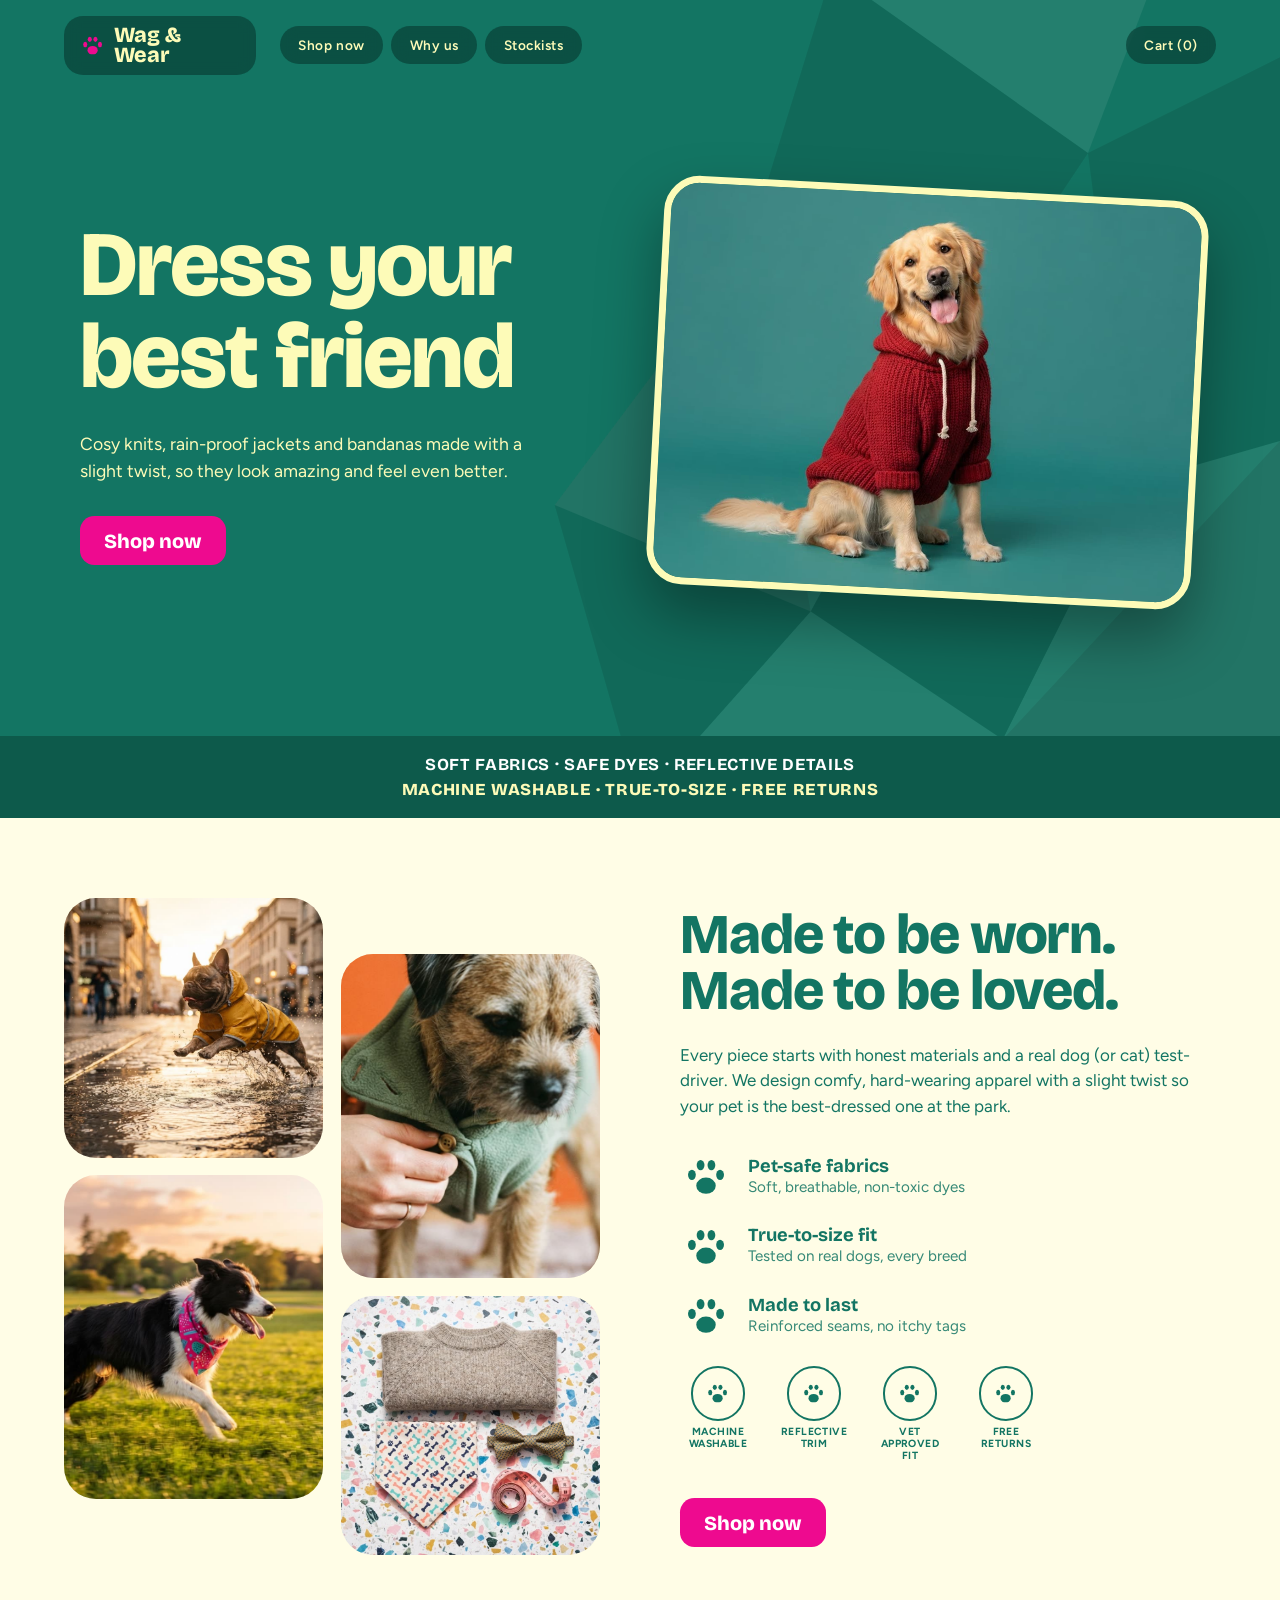
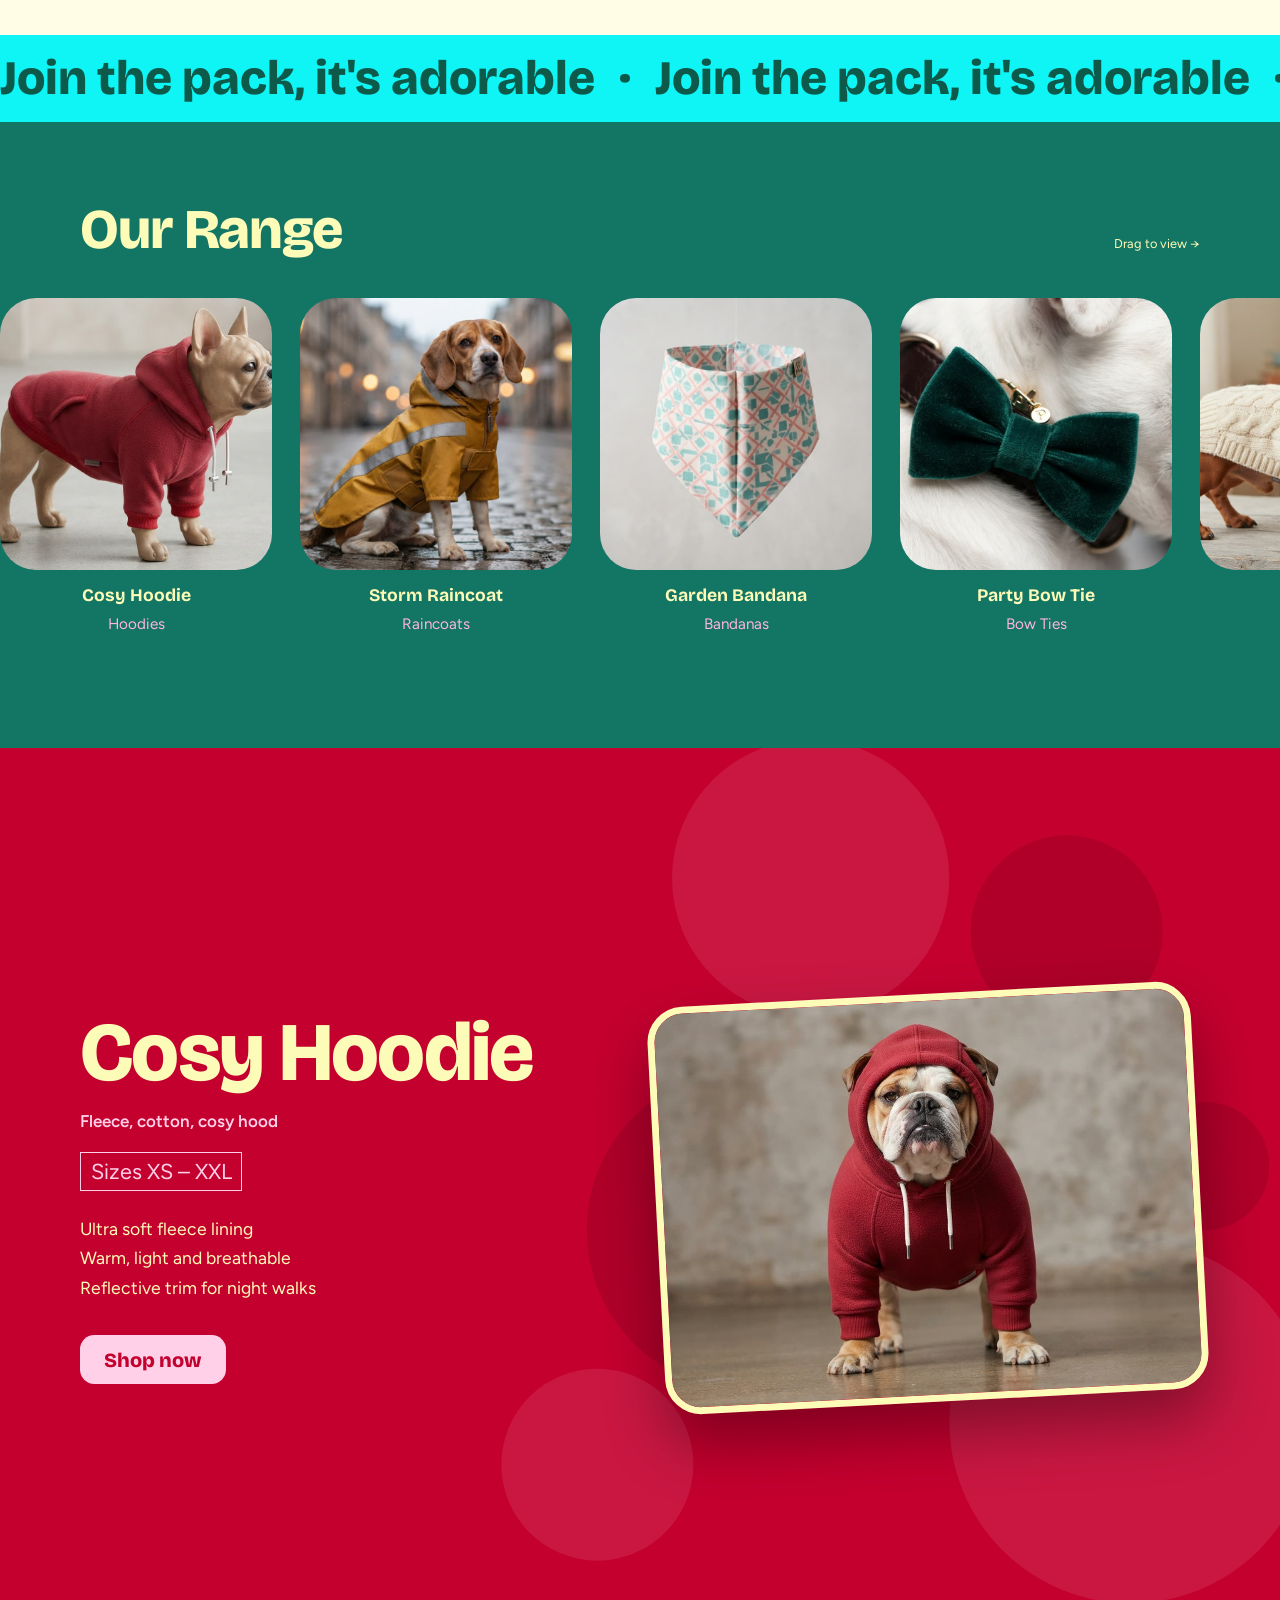
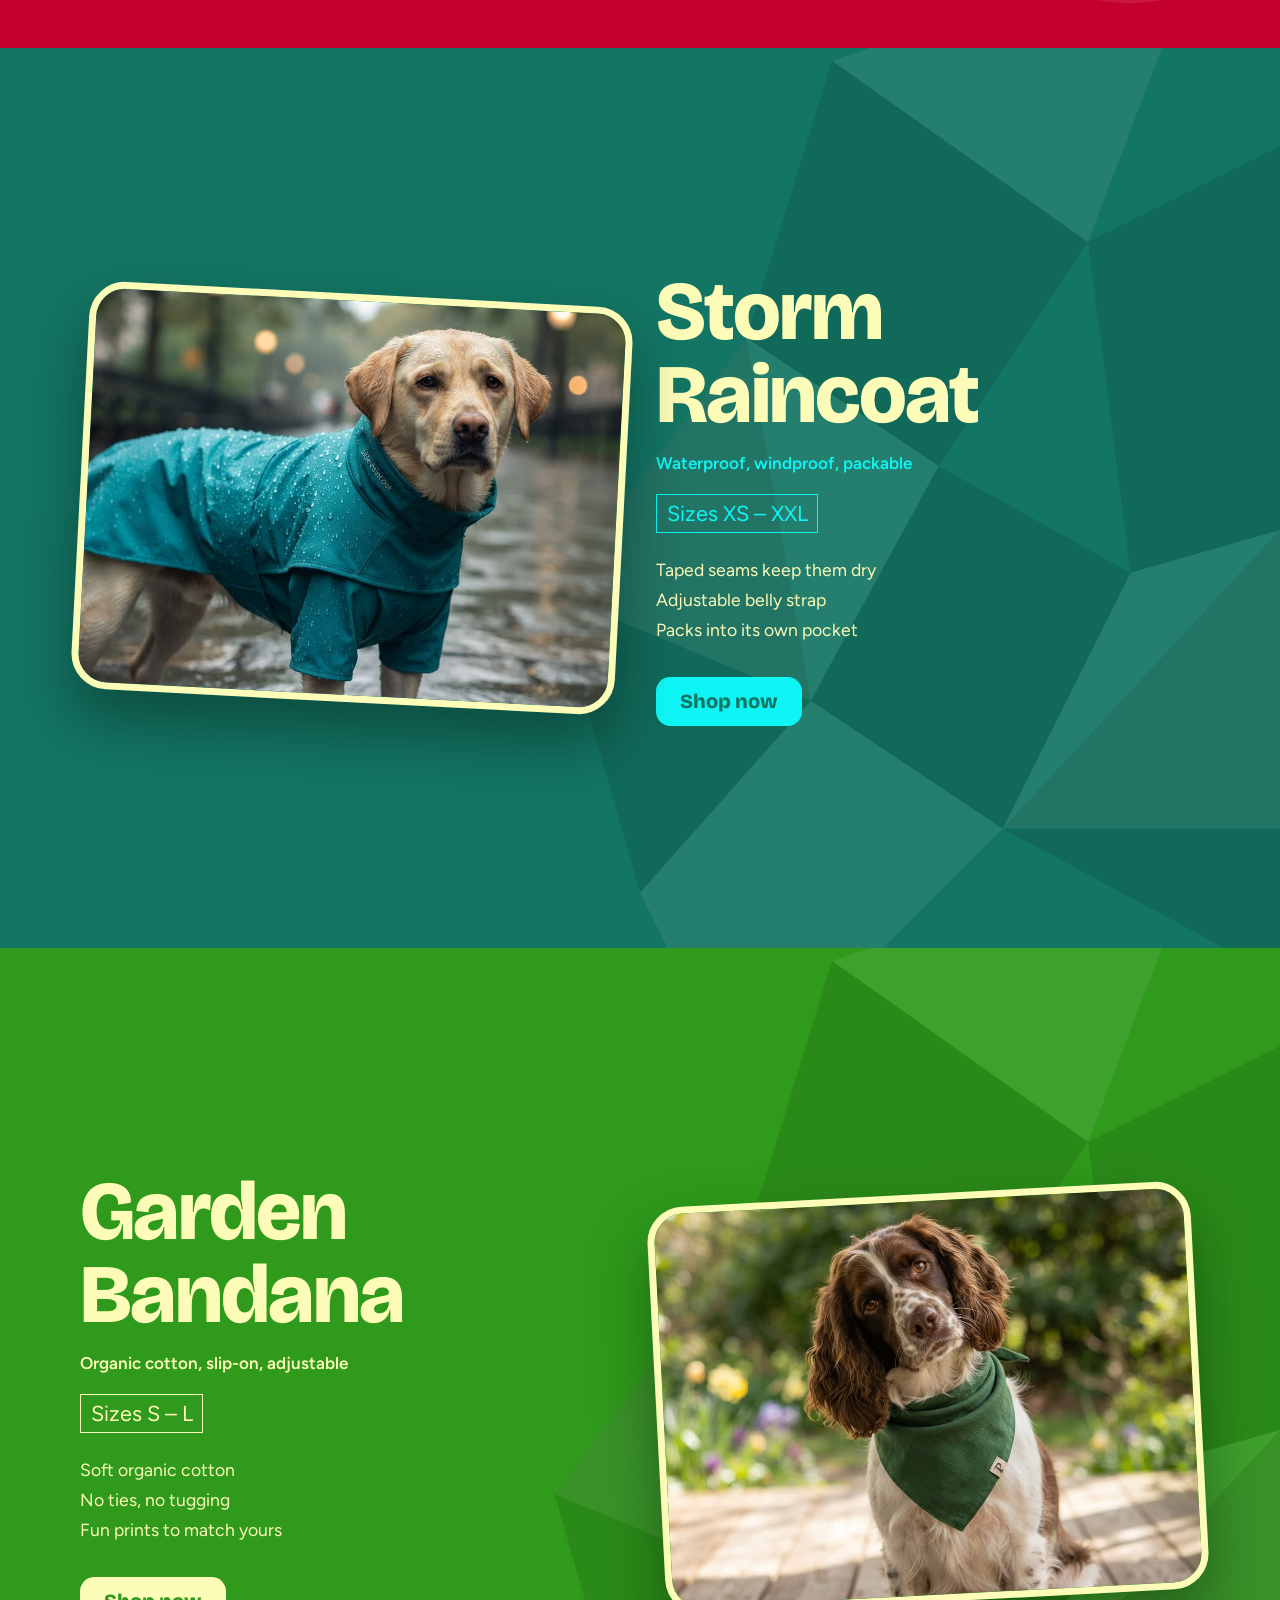
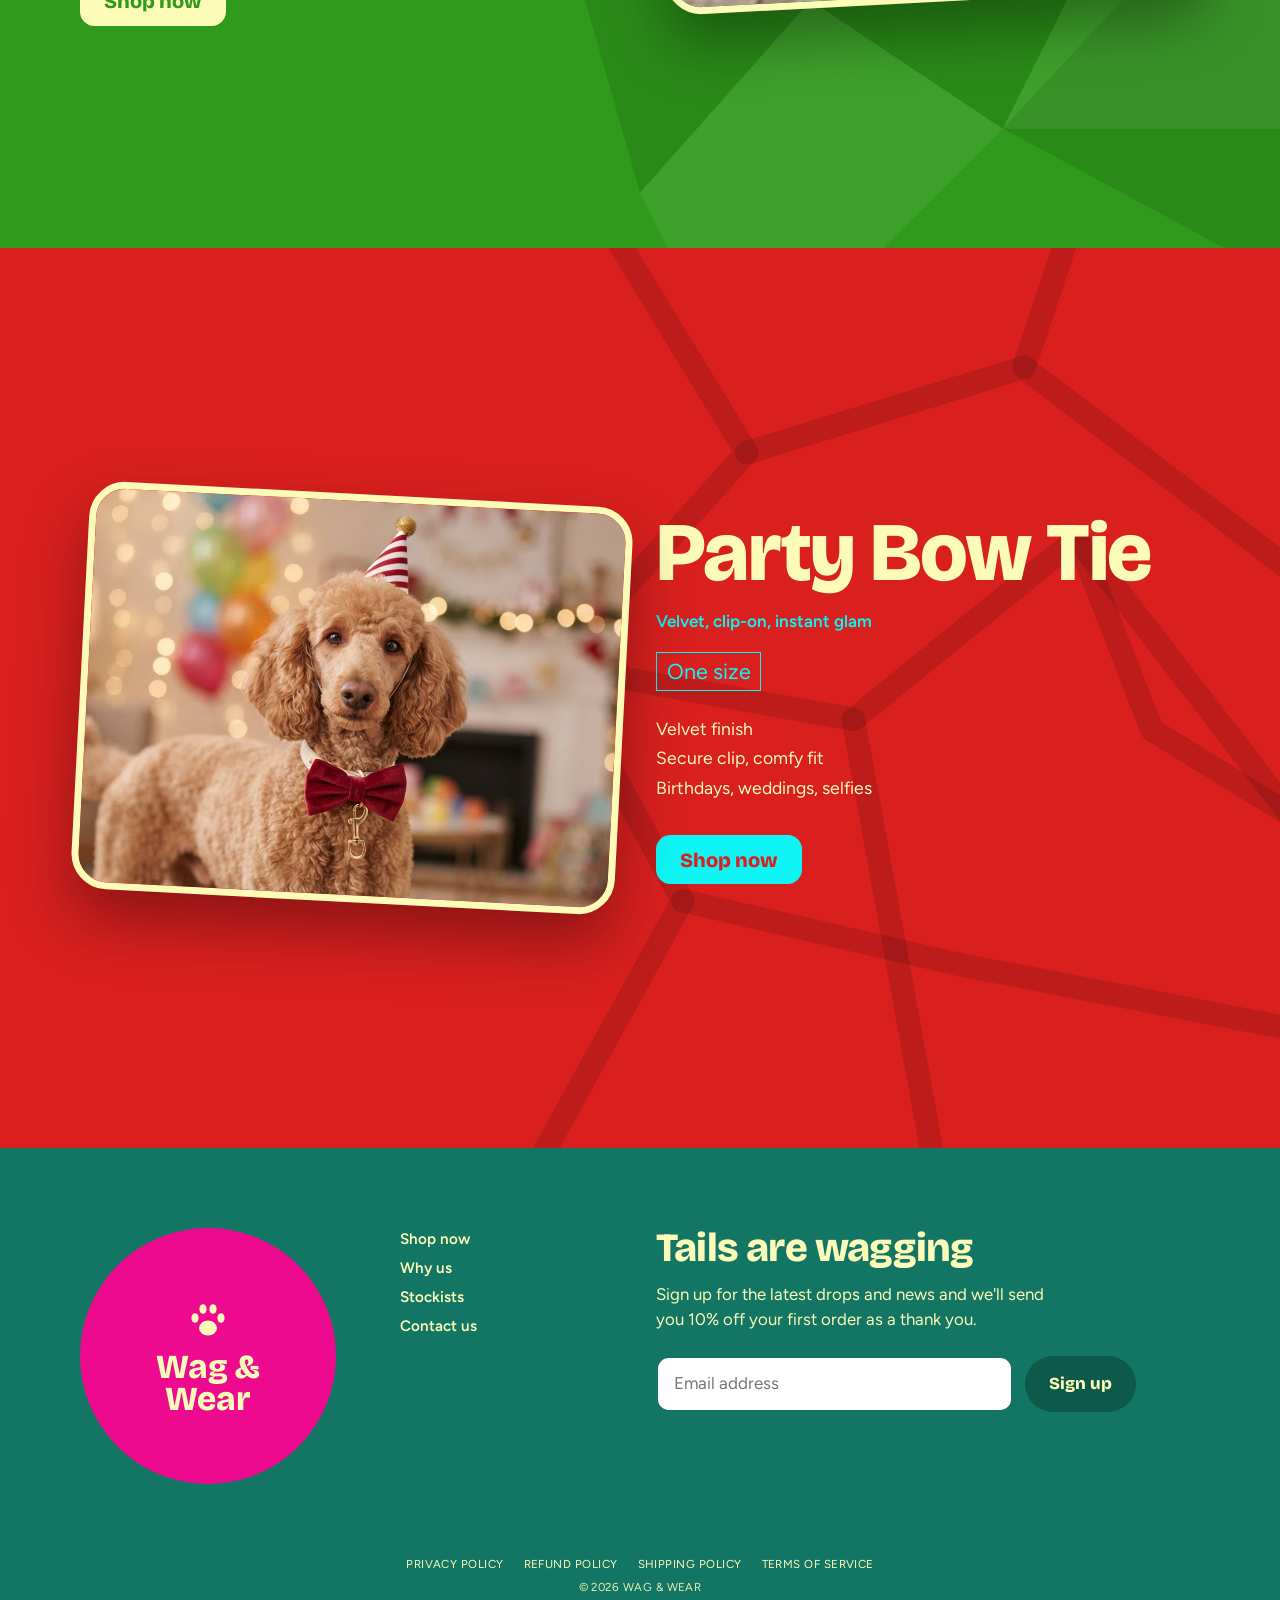
<file: preview/index.html>
<!doctype html><html lang="en"><head><meta charset="utf-8"><meta name="viewport" content="width=device-width,initial-scale=1"><title>Wag &amp; Wear – Pet apparel (static preview)</title>
<link href="https://fonts.googleapis.com/css2?family=Bricolage+Grotesque:opsz,wght@12..96,600;12..96,800&family=Figtree:wght@400;500;600;700&display=swap" rel="stylesheet">
<style>:root{--teal:#137563;--teal-deep:#0d5a4b;--cream:#fdfbb8;--paper:#fffde6;--pink:#ee0a8f;--cyan:#0ff5f5;--red:#d9201f;--green:#2f9a1b}
/* ============ TOKENS ============ */
:root{
  --font-head:"Bricolage Grotesque","Arial Black",system-ui,sans-serif;
  --font-body:"Figtree",system-ui,sans-serif;
  --radius:2rem;
  --gutter:clamp(1.25rem,5vw,4.5rem);
  --max:78rem;
}
*,*::before,*::after{box-sizing:border-box;}
html{scroll-behavior:smooth;-webkit-text-size-adjust:100%;}
body{margin:0;background:var(--paper);color:var(--teal);font-family:var(--font-body);font-size:1.0625rem;line-height:1.5;overflow-x:hidden;}
img,video,svg{max-width:100%;display:block;}
a{color:inherit;}
h1,h2,h3{margin:0;font-family:var(--font-head);font-weight:800;letter-spacing:-.02em;line-height:1;}
p{margin:0 0 1rem;}
button,input,select,textarea{font:inherit;color:inherit;}
.sr-only{position:absolute;width:1px;height:1px;overflow:hidden;clip:rect(0 0 0 0);white-space:nowrap;}
.skip-link{position:absolute;left:-999px;top:0;background:var(--pink);color:#fff;padding:.5rem 1rem;z-index:100;}
.skip-link:focus{left:0;}
:focus-visible{outline:3px solid var(--pink);outline-offset:3px;}
.placeholder{width:100%;height:100%;fill:currentColor;background:#00000014;opacity:.5;}

.display{font-size:clamp(2.75rem,7.2vw,6.25rem);color:var(--hero-ink,var(--cream));}
.heading{font-size:clamp(2rem,4.4vw,3.5rem);}
.heading--sm{font-size:1.6rem;margin:2rem 0 1rem;}
.eyebrow{font-weight:700;text-transform:uppercase;letter-spacing:.08em;font-size:.8rem;opacity:.8;}
.link{font-weight:600;text-decoration:underline;text-underline-offset:3px;font-size:.9rem;}

/* ============ BUTTONS & PILLS ============ */
.btn{display:inline-flex;align-items:center;justify-content:center;gap:.5rem;background:var(--pink);color:#fff;border:0;border-radius:.9rem;padding:.9rem 1.5rem;font-family:var(--font-head);font-weight:800;font-size:1.25rem;line-height:1;text-decoration:none;cursor:pointer;transition:transform .2s,filter .2s;}
.btn:hover{transform:translateY(-2px) rotate(-1deg);filter:brightness(1.07);}
.btn[disabled]{opacity:.5;cursor:not-allowed;transform:none;}
.btn--dark{background:var(--teal-deep);color:var(--cream);}
.btn--small{font-size:1rem;padding:.65rem 1.1rem;}
.btn--accent{background:var(--slide-accent,var(--pink));color:var(--slide-bg,#fff);}
.btn--grow{flex:1;}
.pill{display:inline-flex;align-items:center;background:rgba(6,50,42,.55);backdrop-filter:blur(8px);-webkit-backdrop-filter:blur(8px);color:var(--cream);border:0;border-radius:999px;padding:.55rem 1.15rem;font-weight:600;font-size:.85rem;letter-spacing:.04em;text-decoration:none;cursor:pointer;transition:background .2s;}
.pill:hover,.pill[aria-current]{background:rgba(6,50,42,.85);}
.pill--dark{background:var(--teal-deep);}
.pill--select{appearance:none;padding-right:1rem;}

/* ============ HEADER ============ */
.site-header{position:fixed;inset:0 0 auto 0;z-index:50;display:flex;align-items:center;gap:1rem;padding:1rem var(--gutter);pointer-events:none;}
.site-header>*{pointer-events:auto;}
.site-logo{display:inline-flex;align-items:center;gap:.5rem;color:var(--cream);text-decoration:none;font-family:var(--font-head);font-weight:800;font-size:1.35rem;line-height:.95;background:rgba(6,50,42,.55);backdrop-filter:blur(8px);-webkit-backdrop-filter:blur(8px);border-radius:1.2rem;padding:.55rem .95rem;max-width:12rem;}
.site-logo img{width:7rem;height:auto;}
.site-logo__mark{width:1.7rem;color:var(--pink);flex:none;}
.site-logo__mark svg{width:100%;height:auto;}
.site-nav{display:none;gap:.5rem;}
.site-header__end{margin-left:auto;display:flex;gap:.5rem;align-items:center;}
.nav-toggle{display:inline-flex;}
@media(min-width:800px){
  .site-nav{display:flex;margin-left:.5rem;}
  .site-header__end{margin-left:auto;}
  .nav-toggle{display:none;}
}
@media(max-width:799px){
  .site-nav.is-open{display:flex;flex-direction:column;position:absolute;top:100%;left:var(--gutter);right:var(--gutter);padding:.75rem;background:var(--teal-deep);border-radius:1.25rem;gap:.35rem;pointer-events:auto;}
  .site-nav.is-open .pill{background:transparent;font-size:1.1rem;padding:.7rem 1rem;}
}

/* ============ HERO ============ */
.hero,.page-header{position:relative;background:var(--hero-bg,var(--teal));color:var(--hero-ink,var(--cream));overflow:hidden;}
.hero__bg{position:absolute;inset:0;background-size:cover;background-position:center;opacity:1;}
.hero__inner{position:relative;display:grid;gap:2rem;align-items:center;max-width:var(--max);margin:0 auto;padding:8rem var(--gutter) 5rem;min-height:min(46rem,92svh);}
@media(min-width:900px){.hero__inner{grid-template-columns:1fr 1.05fr;gap:3.5rem;}}
.hero__copy{max-width:40rem;}
.hero__copy .display{margin-bottom:1.75rem;}
.hero__text{max-width:28rem;font-size:1.1rem;margin-bottom:2rem;color:var(--hero-ink,var(--cream));}
.hero__media{display:flex;justify-content:center;}
.hero__photo{margin:0;width:100%;aspect-ratio:4/3;border-radius:2.25rem;overflow:hidden;transform:rotate(3deg);box-shadow:0 30px 60px rgba(0,0,0,.35);border:.45rem solid var(--cream);animation:float 6s ease-in-out infinite;}
.hero__photo img{width:100%;height:100%;object-fit:cover;object-position:60% 40%;}
@keyframes float{50%{transform:rotate(1.5deg) translateY(-12px);}}
.usp-bar{position:relative;background:var(--teal-deep);text-align:center;padding:1rem var(--gutter);font-family:var(--font-head);font-weight:800;font-size:clamp(.8rem,1.5vw,1.05rem);letter-spacing:.04em;text-transform:uppercase;line-height:1.5;}
.usp-bar strong{display:block;color:#fff;}
.usp-bar span{display:block;color:var(--cream);}

.page-header__inner{position:relative;max-width:var(--max);margin:0 auto;padding:9rem var(--gutter) 4rem;}
.page-header--compact .page-header__inner{padding-bottom:3rem;}

/* ============ STORY ============ */
.story{background:var(--paper);padding:5rem var(--gutter);}
.story__inner{max-width:var(--max);margin:0 auto;display:grid;gap:3rem;align-items:center;}
@media(min-width:900px){.story__inner{grid-template-columns:1fr 1fr;gap:5rem;}}
.story__photos{display:grid;grid-template-columns:1fr 1fr;gap:1.1rem;}
.story__col{display:flex;flex-direction:column;gap:1.1rem;}
.story__col--2{padding-top:3.5rem;}
.story__photo{margin:0;border-radius:var(--radius);overflow:hidden;aspect-ratio:1/1;background:#00000010;}
.story__col--1 .story__photo:nth-child(even),.story__col--2 .story__photo:nth-child(odd){aspect-ratio:4/5;}
.story__photo img,.story__photo svg{width:100%;height:100%;object-fit:cover;}
.story__copy .heading{margin-bottom:1.5rem;max-width:22ch;}
.story__text{max-width:32rem;}
.story__features{list-style:none;margin:2rem 0 1.5rem;padding:0;display:grid;gap:1.1rem;}
.story__features li{display:flex;gap:1rem;align-items:center;}
.story__features .icon{width:3.25rem;height:3.25rem;flex:none;}
.story__features b{display:block;font-family:var(--font-head);font-size:1.15rem;line-height:1.1;}
.story__features em{display:block;font-style:normal;font-size:.95rem;opacity:.85;}
.story__badges{list-style:none;margin:0 0 2.25rem;padding:0;display:flex;flex-wrap:wrap;gap:1.25rem;}
.story__badges li{width:4.75rem;text-align:center;}
.badge-circle{display:grid;place-items:center;width:3.4rem;height:3.4rem;margin:0 auto .35rem;border:2.5px solid var(--teal);border-radius:50%;}
.badge-circle .icon{width:1.7rem;height:1.7rem;}
.story__badges small{display:block;font-size:.65rem;font-weight:700;text-transform:uppercase;letter-spacing:.04em;line-height:1.15;}

/* ============ MARQUEE ============ */
.marquee{background:var(--marquee-bg,var(--cyan));color:var(--marquee-ink,var(--teal-deep));overflow:hidden;padding:.9rem 0;white-space:nowrap;}
.marquee__track{display:flex;width:max-content;animation:marquee var(--marquee-speed,35s) linear infinite;}
.marquee__group{display:flex;flex:none;gap:1.5rem;padding-right:1.5rem;font-family:var(--font-head);font-weight:800;font-size:clamp(1.75rem,4vw,3rem);line-height:1.2;}
.marquee__group i{font-style:normal;}
@keyframes marquee{to{transform:translateX(-50%);}}

/* ============ RANGE ============ */
.range{background:var(--range-bg,var(--teal));color:var(--cream);padding:5rem 0 6rem;overflow:hidden;}
.range__head{max-width:var(--max);margin:0 auto 2.5rem;padding:0 var(--gutter);display:flex;justify-content:space-between;align-items:baseline;gap:1rem;}
.range__head .heading{color:var(--cream);}
.range__hint{display:inline-flex;align-items:center;gap:.6rem;font-size:.8rem;}
.range__hint .icon{width:2rem;height:1rem;}
.range__track{display:flex;gap:1.75rem;overflow-x:auto;padding:0 var(--gutter) 1rem;scroll-snap-type:x proximity;scrollbar-width:none;cursor:grab;-webkit-overflow-scrolling:touch;}
.range__track::-webkit-scrollbar{display:none;}
.range__track.is-dragging{cursor:grabbing;scroll-snap-type:none;user-select:none;}
.range__card{flex:none;width:min(17rem,68vw);text-align:center;text-decoration:none;color:var(--cream);scroll-snap-align:start;}
.range__card b{display:block;font-family:var(--font-head);font-size:1.1rem;line-height:1.1;margin-top:1rem;}
.range__card small{display:block;margin-top:.5rem;font-size:.95rem;color:#fdb6dc;}
.range__tile{display:block;aspect-ratio:1/1;background:var(--tint,var(--teal-deep));border-radius:2.25rem;overflow:hidden;position:relative;}
.range__tile img,.range__tile svg{width:100%;height:100%;object-fit:cover;transition:transform .4s;}
.range__card:hover .range__tile img{transform:scale(1.06) rotate(1.5deg);}

/* ============ PRODUCT SLIDES ============ */
.slides{position:relative;}
.slides__dots{position:fixed;right:1.5rem;top:50%;transform:translateY(-50%);display:flex;flex-direction:column;gap:.7rem;z-index:40;opacity:0;pointer-events:none;transition:opacity .3s;}
.slides.is-active .slides__dots{opacity:1;pointer-events:auto;}
.slides__dots button{width:1.1rem;height:1.1rem;padding:0;border-radius:50%;border:2px solid var(--cream);background:transparent;cursor:pointer;transition:background .2s;}
.slides__dots button.is-active{background:var(--cream);}
.slide{position:relative;background:var(--slide-bg,var(--red));color:var(--slide-ink,var(--cream));min-height:100svh;display:flex;align-items:center;overflow:hidden;}
.slide__pattern{position:absolute;inset:0;background-size:cover;background-position:center;}
.slide__inner{position:relative;width:100%;max-width:var(--max);margin:0 auto;padding:6rem var(--gutter);display:grid;gap:2rem;align-items:center;}
@media(min-width:900px){.slide__inner{grid-template-columns:1fr 1fr;}}
.slide .display{color:var(--slide-ink);font-size:clamp(2.75rem,6.5vw,5.5rem);margin-bottom:.9rem;}
.slide__tagline{color:var(--slide-accent);font-weight:600;margin-bottom:1.1rem;}
.slide__badge{display:inline-block;color:var(--slide-accent);border:1.5px solid var(--slide-accent);padding:.15rem .6rem;font-size:1.35rem;margin-bottom:1.4rem;}
.slide__bullets{list-style:none;padding:0;margin:0 0 2rem;font-size:1.1rem;line-height:1.7;}
.slide__media{display:flex;justify-content:center;}
.slide__photo{margin:0;width:100%;aspect-ratio:4/3;border-radius:2.25rem;overflow:hidden;transform:rotate(-3deg);border:.45rem solid var(--slide-ink);box-shadow:0 30px 60px rgba(0,0,0,.35);}
.slide__photo img,.slide__photo svg{width:100%;height:100%;object-fit:cover;}
@media(min-width:900px){.slide:nth-of-type(even) .slide__inner{direction:rtl;}.slide:nth-of-type(even) .slide__inner>*{direction:ltr;}.slide:nth-of-type(even) .slide__photo{transform:rotate(3deg);}}

/* ============ FOOTER ============ */
.footer{background:var(--teal);color:var(--cream);}
.footer__inner{max-width:var(--max);margin:0 auto;padding:5rem var(--gutter) 3rem;display:grid;gap:2.5rem;align-items:start;}
@media(min-width:900px){.footer__inner{grid-template-columns:auto 12rem 1fr;gap:4rem;}}
.footer__badge{width:min(16rem,60vw);aspect-ratio:1;border-radius:50%;background:var(--pink);color:var(--cream);display:flex;flex-direction:column;align-items:center;justify-content:center;gap:.5rem;text-align:center;font-family:var(--font-head);font-weight:800;font-size:2.1rem;line-height:.95;padding:2rem;}
.footer__badge .icon{width:3rem;height:3rem;}
.footer__badge img{width:70%;}
.footer__links{display:flex;flex-direction:column;gap:.4rem;font-weight:600;font-size:.95rem;}
.footer__links a{text-decoration:none;}
.footer__links a:hover{text-decoration:underline;}
.footer__social-title{margin:1.5rem 0 .25rem;font-size:1.05rem;}
.footer__social{display:flex;gap:.75rem;}
.footer__social .icon{width:1.7rem;height:1.7rem;}
.footer__news h2{font-size:clamp(1.75rem,3.2vw,2.5rem);color:var(--cream);margin-bottom:.9rem;}
.footer__news>p{max-width:26rem;font-size:1.05rem;}
.footer__form{display:flex;flex-wrap:wrap;gap:.75rem;margin:1.5rem 0;max-width:30rem;}
.footer__form input{flex:1 1 14rem;border:0;border-radius:999px;background:var(--cream);color:var(--teal);padding:.85rem 1.25rem;}
.footer__form .btn{border-radius:999px;font-size:1.05rem;}
.footer__note{font-size:.9rem;}
.footer__legal{max-width:var(--max);margin:0 auto;padding:1.5rem var(--gutter) 2.5rem;text-align:center;font-size:.72rem;text-transform:uppercase;letter-spacing:.04em;}
.footer__legal nav{display:flex;flex-wrap:wrap;justify-content:center;gap:1.25rem;margin-bottom:.4rem;}
.footer__legal a{text-decoration:none;}
.footer__legal p{margin:0;opacity:.9;}
.form-ok{color:var(--cream);font-weight:700;margin:0;flex-basis:100%;}

/* ============ INNER PAGES ============ */
#MainContent{min-height:60vh;}
.prose-wrap{max-width:52rem;margin:0 auto;padding:7.5rem var(--gutter) 4rem;}
.page-header + .prose-wrap,.page-header + section.prose-wrap,.template-page .prose-wrap{padding-top:4rem;}
.prose-wrap.narrow{max-width:30rem;}
.prose{line-height:1.7;}
.prose h2,.prose h3{margin:2rem 0 .75rem;}
.prose img{border-radius:1rem;}
.prose a{text-decoration:underline;}
.stack-form{display:grid;gap:1.1rem;margin-top:1.5rem;}
.stack-form label{display:grid;gap:.35rem;font-weight:600;font-size:.9rem;}
input[type=text],input[type=email],input[type=password],input[type=search],input[type=number],textarea,select{background:#fff;border:2px solid var(--teal);border-radius:.8rem;padding:.8rem 1rem;width:100%;}
.stack-form .btn{justify-self:start;}
.article__img{border-radius:1.5rem;margin-bottom:2rem;}
.notfound{text-align:center;padding-top:9rem;}
.notfound .display{color:var(--teal);margin-bottom:1rem;}

.size-table{width:100%;border-collapse:collapse;margin:1.5rem 0;text-align:left;font-weight:500;}
.size-table th,.size-table td{padding:.9rem 1rem;border-bottom:2px solid #13756322;}
.size-table thead th{background:var(--teal);color:var(--cream);font-family:var(--font-head);}
.size-table thead th:first-child{border-radius:1rem 0 0 0;}
.size-table thead th:last-child{border-radius:0 1rem 0 0;}
.size-table tbody th{font-family:var(--font-head);font-size:1.2rem;}
.table-scroll{overflow-x:auto;}
.stockists{display:grid;gap:1rem;grid-template-columns:repeat(auto-fill,minmax(15rem,1fr));margin:2rem 0;}
.stockist{background:#fff;border-radius:1.5rem;padding:1.5rem;}
.stockist h3{font-size:1.3rem;margin-bottom:.5rem;}
.stockist a{font-weight:700;}

/* ============ CATALOG ============ */
.catalog{max-width:var(--max);margin:0 auto;padding:3rem var(--gutter) 5rem;}
.template-search .catalog,.template-list-collections .catalog,.template-blog .catalog{padding-top:7.5rem;}
.catalog__bar{display:flex;align-items:center;gap:1rem;flex-wrap:wrap;margin-bottom:2rem;position:relative;}
.catalog__count{margin:0 auto 0 0;font-weight:600;}
.sort{display:flex;align-items:center;gap:.6rem;font-weight:600;font-size:.9rem;}
.sort select{width:auto;padding:.5rem .8rem;}
.filters summary{list-style:none;}
.filters summary::-webkit-details-marker{display:none;}
.filters__panel{position:absolute;z-index:5;top:3rem;left:0;background:#fff;border-radius:1.5rem;box-shadow:0 20px 50px rgba(0,0,0,.2);padding:1.5rem;width:min(22rem,100%);max-height:70vh;overflow:auto;display:grid;gap:1.25rem;}
.filters fieldset{border:0;padding:0;margin:0;display:grid;gap:.4rem;}
.filters legend{font-family:var(--font-head);font-weight:800;font-size:1.1rem;margin-bottom:.4rem;}
.check{display:flex;gap:.6rem;align-items:center;font-size:.95rem;}
.check input{width:1.1rem;height:1.1rem;accent-color:var(--teal);}
.price-range{display:flex;gap:.5rem;align-items:center;}
.filters__actions{display:flex;align-items:center;gap:1rem;}
.grid{display:grid;gap:2rem 1.5rem;grid-template-columns:repeat(2,1fr);}
@media(min-width:700px){.grid{grid-template-columns:repeat(3,1fr);}}
@media(min-width:1000px){.grid{grid-template-columns:repeat(4,1fr);}}
.empty{text-align:center;padding:3rem 0;}
.pagination{display:flex;justify-content:center;align-items:center;gap:1rem;margin-top:3rem;font-weight:600;}

.product-card{display:block;text-decoration:none;color:var(--teal);}
.product-card__media{display:block;position:relative;aspect-ratio:1/1;background:var(--tint,#13756315);border-radius:1.75rem;overflow:hidden;}
.product-card__media img,.product-card__media svg{position:absolute;inset:0;width:100%;height:100%;object-fit:cover;transition:opacity .35s,transform .5s;}
.product-card__alt{opacity:0;}
.product-card:hover .product-card__alt{opacity:1;}
.product-card:hover .product-card__media img:first-child{transform:scale(1.04);}
.product-card__title{display:block;font-family:var(--font-head);font-weight:800;font-size:1.1rem;line-height:1.15;margin-top:.8rem;}
.product-card__price{display:block;font-weight:600;margin-top:.25rem;opacity:.9;}
.product-card__price s{opacity:.6;margin-right:.35rem;}
.badge{position:absolute;top:.8rem;left:.8rem;z-index:2;background:var(--pink);color:#fff;font-weight:700;font-size:.75rem;text-transform:uppercase;letter-spacing:.05em;padding:.3rem .7rem;border-radius:999px;}
.badge--muted{background:var(--teal-deep);}

/* ============ PRODUCT PAGE ============ */
.pdp{max-width:var(--max);margin:0 auto;padding:7.5rem var(--gutter) 4rem;display:grid;gap:2.5rem;}
@media(min-width:900px){.pdp{grid-template-columns:1.1fr 1fr;gap:4rem;align-items:start;}.pdp__gallery{position:sticky;top:6rem;}}
.pdp__main{aspect-ratio:4/3;border-radius:var(--radius);overflow:hidden;background:#13756315;}
.pdp__main img,.pdp__main svg{width:100%;height:100%;object-fit:cover;}
.pdp__thumbs{display:flex;gap:.6rem;margin-top:.8rem;overflow-x:auto;}
.pdp__thumbs button{padding:0;border:2px solid transparent;border-radius:1rem;overflow:hidden;width:6rem;height:4.5rem;flex:none;background:none;cursor:pointer;}
.pdp__thumbs button.is-active{border-color:var(--pink);}
.pdp__thumbs img{width:100%;height:100%;object-fit:cover;}
.pdp__info .heading{margin:.4rem 0 .75rem;}
.pdp__price{font-family:var(--font-head);font-weight:800;font-size:1.6rem;margin-bottom:1.5rem;}
.pdp__price s{opacity:.5;font-size:1.1rem;}
.pdp__form{display:grid;gap:1.4rem;margin-bottom:2rem;}
.opt{border:0;margin:0;padding:0;}
.opt legend{display:flex;justify-content:space-between;width:100%;padding:0;font-weight:700;margin-bottom:.6rem;}
.opt__values{display:flex;flex-wrap:wrap;gap:.5rem;}
.opt__pill input{position:absolute;opacity:0;pointer-events:none;}
.opt__pill span{display:inline-flex;min-width:3.25rem;justify-content:center;padding:.6rem 1rem;border:2px solid var(--teal);border-radius:999px;font-weight:700;cursor:pointer;transition:background .15s,color .15s;}
.opt__pill input:checked+span{background:var(--teal);color:var(--cream);}
.opt__pill input:focus-visible+span{outline:3px solid var(--pink);outline-offset:2px;}
.opt__pill.is-unavailable span{opacity:.35;text-decoration:line-through;}
.pdp__buy{display:flex;gap:.75rem;}
.qty{display:inline-flex;align-items:center;border:2px solid var(--teal);border-radius:.9rem;overflow:hidden;background:#fff;}
.qty button{width:2.6rem;border:0;background:none;font-size:1.3rem;cursor:pointer;align-self:stretch;}
.qty input{width:3rem;border:0;border-radius:0;text-align:center;padding:.6rem 0;-moz-appearance:textfield;}
.qty input::-webkit-outer-spin-button,.qty input::-webkit-inner-spin-button{-webkit-appearance:none;margin:0;}
.qty--small input{width:4rem;border:2px solid var(--teal);border-radius:.7rem;}
.qty--small{border:0;}
.pdp__desc{margin-bottom:1.5rem;}
.acc{border-top:2px solid #13756325;padding:1rem 0;}
.acc:last-of-type{border-bottom:2px solid #13756325;}
.acc summary{font-family:var(--font-head);font-weight:800;font-size:1.15rem;cursor:pointer;list-style:none;display:flex;justify-content:space-between;}
.acc summary::-webkit-details-marker{display:none;}
.acc summary::after{content:"+";font-size:1.5rem;line-height:1;}
.acc[open] summary::after{content:"–";}
.acc .prose{padding-top:.75rem;}
.recs{max-width:var(--max);margin:0 auto;padding:1rem var(--gutter) 5rem;}
.recs:empty{display:none;}
.recs .heading{margin-bottom:2rem;}
.shopify-payment-button__button{border-radius:.9rem !important;}

/* ============ CART ============ */
.cart__items{list-style:none;margin:2rem 0;padding:0;display:grid;gap:1.25rem;}
.cart__item{display:grid;grid-template-columns:5rem 1fr auto;gap:.5rem 1rem;align-items:center;background:#fff;border-radius:1.5rem;padding:1rem;}
@media(min-width:640px){.cart__item{grid-template-columns:6.5rem 1fr auto 6rem;}}
.cart__img img{width:100%;aspect-ratio:1;object-fit:cover;border-radius:1rem;}
.cart__info{display:grid;gap:.15rem;}
.cart__title{font-family:var(--font-head);font-weight:800;font-size:1.1rem;text-decoration:none;}
.cart__price{font-weight:700;margin:0;text-align:right;grid-column:3;}
@media(min-width:640px){.cart__price{grid-column:auto;}}
.cart__foot{display:grid;gap:.75rem;justify-items:end;}
.cart__total{font-size:1.4rem;margin:0;display:flex;gap:1rem;}

/* ============ MOTION ============ */
[data-reveal]{opacity:0;transform:translateY(24px);transition:opacity .7s ease,transform .7s ease;}
[data-reveal].is-visible{opacity:1;transform:none;}
@media(prefers-reduced-motion:reduce){
  [data-reveal]{opacity:1;transform:none;transition:none;}
  .marquee__track,.hero__photo{animation:none;}
  html{scroll-behavior:auto;}
}
.no-js [data-reveal]{opacity:1;transform:none;}
</style></head><body class="js">
<header class="site-header"><a class="site-logo" href="#"><span class="site-logo__mark"><svg class="icon" viewBox="0 0 48 48" fill="currentColor"><ellipse cx="24" cy="32" rx="9" ry="7.5"/><ellipse cx="11" cy="22" rx="3.6" ry="4.8"/><ellipse cx="19" cy="13" rx="3.6" ry="4.8"/><ellipse cx="29" cy="13" rx="3.6" ry="4.8"/><ellipse cx="37" cy="22" rx="3.6" ry="4.8"/></svg></span><span class="site-logo__text">Wag &amp; Wear</span></a>
<nav class="site-nav" id="SiteNav" data-nav><a class="pill" href="#range">Shop now</a><a class="pill" href="#why">Why us</a><a class="pill" href="#footer">Stockists</a></nav>
<div class="site-header__end"><a class="pill" href="#">Cart (0)</a><button class="pill nav-toggle" data-nav-toggle>Menu</button></div></header>
<section class="hero"><div class="hero__bg" style="background-image:url([data-uri])"></div><div class="hero__inner"><div class="hero__copy" data-reveal><h1 class="display">Dress your best friend</h1><p class="hero__text">Cosy knits, rain-proof jackets and bandanas made with a slight twist, so they look amazing and feel even better.</p><a class="btn" href="#range">Shop now</a></div><div class="hero__media" data-reveal><figure class="hero__photo"><img src="images/photo-hero.jpg" alt=""></figure></div></div>
<div class="usp-bar"><strong>SOFT FABRICS · SAFE DYES · REFLECTIVE DETAILS</strong><span>MACHINE WASHABLE · TRUE-TO-SIZE · FREE RETURNS</span></div></section>
<section class="story" id="why"><div class="story__inner"><div class="story__photos"><div class="story__col story__col--1"><figure class="story__photo" data-reveal><img src="images/photo-story-puddle.jpg" alt="" style="object-position:30% 50%"></figure><figure class="story__photo" data-reveal><img src="images/photo-story-collie.jpg" alt="" style="object-position:50% 50%"></figure></div><div class="story__col story__col--2"><figure class="story__photo" data-reveal><img src="images/photo-story-terrier.jpg" alt="" style="object-position:60% 50%"></figure><figure class="story__photo" data-reveal><img src="images/photo-story-flatlay.jpg" alt="" style="object-position:50% 50%"></figure></div></div>
<div class="story__copy" data-reveal><h2 class="heading">Made to be worn. Made to be loved.</h2><p class="story__text">Every piece starts with honest materials and a real dog (or cat) test-driver. We design comfy, hard-wearing apparel with a slight twist so your pet is the best-dressed one at the park.</p>
<ul class="story__features"><li><svg class="icon" viewBox="0 0 48 48" fill="currentColor"><ellipse cx="24" cy="32" rx="9" ry="7.5"/><ellipse cx="11" cy="22" rx="3.6" ry="4.8"/><ellipse cx="19" cy="13" rx="3.6" ry="4.8"/><ellipse cx="29" cy="13" rx="3.6" ry="4.8"/><ellipse cx="37" cy="22" rx="3.6" ry="4.8"/></svg><span><b>Pet-safe fabrics</b><em>Soft, breathable, non-toxic dyes</em></span></li><li><svg class="icon" viewBox="0 0 48 48" fill="currentColor"><ellipse cx="24" cy="32" rx="9" ry="7.5"/><ellipse cx="11" cy="22" rx="3.6" ry="4.8"/><ellipse cx="19" cy="13" rx="3.6" ry="4.8"/><ellipse cx="29" cy="13" rx="3.6" ry="4.8"/><ellipse cx="37" cy="22" rx="3.6" ry="4.8"/></svg><span><b>True-to-size fit</b><em>Tested on real dogs, every breed</em></span></li><li><svg class="icon" viewBox="0 0 48 48" fill="currentColor"><ellipse cx="24" cy="32" rx="9" ry="7.5"/><ellipse cx="11" cy="22" rx="3.6" ry="4.8"/><ellipse cx="19" cy="13" rx="3.6" ry="4.8"/><ellipse cx="29" cy="13" rx="3.6" ry="4.8"/><ellipse cx="37" cy="22" rx="3.6" ry="4.8"/></svg><span><b>Made to last</b><em>Reinforced seams, no itchy tags</em></span></li></ul>
<ul class="story__badges"><li><span class="badge-circle"><svg class="icon" viewBox="0 0 48 48" fill="currentColor"><ellipse cx="24" cy="32" rx="9" ry="7.5"/><ellipse cx="11" cy="22" rx="3.6" ry="4.8"/><ellipse cx="19" cy="13" rx="3.6" ry="4.8"/><ellipse cx="29" cy="13" rx="3.6" ry="4.8"/><ellipse cx="37" cy="22" rx="3.6" ry="4.8"/></svg></span><small>Machine washable</small></li><li><span class="badge-circle"><svg class="icon" viewBox="0 0 48 48" fill="currentColor"><ellipse cx="24" cy="32" rx="9" ry="7.5"/><ellipse cx="11" cy="22" rx="3.6" ry="4.8"/><ellipse cx="19" cy="13" rx="3.6" ry="4.8"/><ellipse cx="29" cy="13" rx="3.6" ry="4.8"/><ellipse cx="37" cy="22" rx="3.6" ry="4.8"/></svg></span><small>Reflective trim</small></li><li><span class="badge-circle"><svg class="icon" viewBox="0 0 48 48" fill="currentColor"><ellipse cx="24" cy="32" rx="9" ry="7.5"/><ellipse cx="11" cy="22" rx="3.6" ry="4.8"/><ellipse cx="19" cy="13" rx="3.6" ry="4.8"/><ellipse cx="29" cy="13" rx="3.6" ry="4.8"/><ellipse cx="37" cy="22" rx="3.6" ry="4.8"/></svg></span><small>Vet approved fit</small></li><li><span class="badge-circle"><svg class="icon" viewBox="0 0 48 48" fill="currentColor"><ellipse cx="24" cy="32" rx="9" ry="7.5"/><ellipse cx="11" cy="22" rx="3.6" ry="4.8"/><ellipse cx="19" cy="13" rx="3.6" ry="4.8"/><ellipse cx="29" cy="13" rx="3.6" ry="4.8"/><ellipse cx="37" cy="22" rx="3.6" ry="4.8"/></svg></span><small>Free returns</small></li></ul><a class="btn" href="#range">Shop now</a></div></div></section>
<section class="marquee"><div class="marquee__track"><div class="marquee__group"><span>Join the pack, it's adorable</span><i>·</i><span>Join the pack, it's adorable</span><i>·</i><span>Join the pack, it's adorable</span><i>·</i><span>Join the pack, it's adorable</span><i>·</i><span>Join the pack, it's adorable</span><i>·</i><span>Join the pack, it's adorable</span><i>·</i></div><div class="marquee__group"><span>Join the pack, it's adorable</span><i>·</i><span>Join the pack, it's adorable</span><i>·</i><span>Join the pack, it's adorable</span><i>·</i><span>Join the pack, it's adorable</span><i>·</i><span>Join the pack, it's adorable</span><i>·</i><span>Join the pack, it's adorable</span><i>·</i></div></div></section>
<section class="range" id="range"><div class="range__head"><h2 class="heading">Our Range</h2><span class="range__hint">Drag to view →</span></div><div class="range__track" data-drag-scroll tabindex="0"><a class="range__card" href="#"><span class="range__tile"><img src="images/photo-hoodie-frenchie.jpg" alt="Cosy Hoodie" loading="lazy" draggable=false></span><b>Cosy Hoodie</b><small>Hoodies</small></a><a class="range__card" href="#"><span class="range__tile"><img src="images/photo-raincoat-beagle.jpg" alt="Storm Raincoat" loading="lazy" draggable=false></span><b>Storm Raincoat</b><small>Raincoats</small></a><a class="range__card" href="#"><span class="range__tile"><img src="images/photo-bandana-flat.jpg" alt="Garden Bandana" loading="lazy" draggable=false></span><b>Garden Bandana</b><small>Bandanas</small></a><a class="range__card" href="#"><span class="range__tile"><img src="images/photo-bowtie-pug.jpg" alt="Party Bow Tie" loading="lazy" draggable=false></span><b>Party Bow Tie</b><small>Bow Ties</small></a><a class="range__card" href="#"><span class="range__tile"><img src="images/photo-sweater-dachshund.jpg" alt="Knit Sweater" loading="lazy" draggable=false></span><b>Knit Sweater</b><small>Sweaters</small></a><a class="range__card" href="#"><span class="range__tile"><img src="images/photo-vest-husky.jpg" alt="Reflective Vest" loading="lazy" draggable=false></span><b>Reflective Vest</b><small>Jackets</small></a></div></section>
<section class="slides" data-slides><nav class="slides__dots" data-slide-dots><button type="button" aria-label="1" data-slide-to="0"></button><button type="button" aria-label="2" data-slide-to="1"></button><button type="button" aria-label="3" data-slide-to="2"></button><button type="button" aria-label="4" data-slide-to="3"></button></nav><article class="slide" data-slide style="--slide-bg:#c4002f;--slide-ink:#fdfbb8;--slide-accent:#ffd0e8"><div class="slide__pattern" style="background-image:url([data-uri])"></div><div class="slide__inner"><div class="slide__copy" data-reveal><h2 class="display">Cosy Hoodie</h2><p class="slide__tagline">Fleece, cotton, cosy hood</p><p class="slide__badge">Sizes XS – XXL</p><ul class="slide__bullets"><li>Ultra soft fleece lining</li><li>Warm, light and breathable</li><li>Reflective trim for night walks</li></ul><a class="btn btn--accent" href="#">Shop now</a></div><div class="slide__media" data-reveal><figure class="slide__photo"><img src="images/photo-hoodie-bulldog.jpg" alt="Cosy Hoodie" loading="lazy" ></figure></div></div></article><article class="slide" data-slide style="--slide-bg:#137563;--slide-ink:#fdfbb8;--slide-accent:#0ff5f5"><div class="slide__pattern" style="background-image:url([data-uri])"></div><div class="slide__inner"><div class="slide__copy" data-reveal><h2 class="display">Storm Raincoat</h2><p class="slide__tagline">Waterproof, windproof, packable</p><p class="slide__badge">Sizes XS – XXL</p><ul class="slide__bullets"><li>Taped seams keep them dry</li><li>Adjustable belly strap</li><li>Packs into its own pocket</li></ul><a class="btn btn--accent" href="#">Shop now</a></div><div class="slide__media" data-reveal><figure class="slide__photo"><img src="images/photo-raincoat-lab.jpg" alt="Storm Raincoat" loading="lazy" ></figure></div></div></article><article class="slide" data-slide style="--slide-bg:#2f9a1b;--slide-ink:#fdfbb8;--slide-accent:#fdfbb8"><div class="slide__pattern" style="background-image:url([data-uri])"></div><div class="slide__inner"><div class="slide__copy" data-reveal><h2 class="display">Garden Bandana</h2><p class="slide__tagline">Organic cotton, slip-on, adjustable</p><p class="slide__badge">Sizes S – L</p><ul class="slide__bullets"><li>Soft organic cotton</li><li>No ties, no tugging</li><li>Fun prints to match yours</li></ul><a class="btn btn--accent" href="#">Shop now</a></div><div class="slide__media" data-reveal><figure class="slide__photo"><img src="images/photo-bandana-spaniel.jpg" alt="Garden Bandana" loading="lazy" ></figure></div></div></article><article class="slide" data-slide style="--slide-bg:#d9201f;--slide-ink:#fdfbb8;--slide-accent:#0ff5f5"><div class="slide__pattern" style="background-image:url([data-uri])"></div><div class="slide__inner"><div class="slide__copy" data-reveal><h2 class="display">Party Bow Tie</h2><p class="slide__tagline">Velvet, clip-on, instant glam</p><p class="slide__badge">One size</p><ul class="slide__bullets"><li>Velvet finish</li><li>Secure clip, comfy fit</li><li>Birthdays, weddings, selfies</li></ul><a class="btn btn--accent" href="#">Shop now</a></div><div class="slide__media" data-reveal><figure class="slide__photo"><img src="images/photo-bowtie-poodle.jpg" alt="Party Bow Tie" loading="lazy" ></figure></div></div></article></section>
<footer class="footer" id="footer"><div class="footer__inner"><div class="footer__badge"><svg class="icon" viewBox="0 0 48 48" fill="currentColor"><ellipse cx="24" cy="32" rx="9" ry="7.5"/><ellipse cx="11" cy="22" rx="3.6" ry="4.8"/><ellipse cx="19" cy="13" rx="3.6" ry="4.8"/><ellipse cx="29" cy="13" rx="3.6" ry="4.8"/><ellipse cx="37" cy="22" rx="3.6" ry="4.8"/></svg><span>Wag &amp; Wear</span></div><div class="footer__links"><a href="#range">Shop now</a><a href="#why">Why us</a><a href="#">Stockists</a><a href="#">Contact us</a></div>
<div class="footer__news"><h2>Tails are wagging</h2><p>Sign up for the latest drops and news and we'll send you 10% off your first order as a thank you.</p><form class="footer__form" onsubmit="return false"><input type="email" placeholder="Email address" aria-label="Email"><button class="btn btn--dark">Sign up</button></form></div></div>
<div class="footer__legal"><nav><a href="#">Privacy policy</a><a href="#">Refund policy</a><a href="#">Shipping policy</a><a href="#">Terms of service</a></nav><p>© 2026 Wag &amp; Wear</p></div></footer>
<script>
(function () {
  "use strict";

  var $ = function (s, r) { return (r || document).querySelector(s); };
  var $$ = function (s, r) { return Array.prototype.slice.call((r || document).querySelectorAll(s)); };

  /* ---------- Mobile menu ---------- */
  function initNav() {
    var toggle = $("[data-nav-toggle]");
    var nav = $("[data-nav]");
    if (!toggle || !nav) return;
    toggle.addEventListener("click", function () {
      var open = nav.classList.toggle("is-open");
      toggle.setAttribute("aria-expanded", open ? "true" : "false");
    });
  }

  /* ---------- Reveal on scroll ---------- */
  function initReveal() {
    var items = $$("[data-reveal]");
    if (!items.length) return;
    if (!("IntersectionObserver" in window)) {
      items.forEach(function (el) { el.classList.add("is-visible"); });
      return;
    }
    var io = new IntersectionObserver(function (entries) {
      entries.forEach(function (e) {
        if (e.isIntersecting) { e.target.classList.add("is-visible"); io.unobserve(e.target); }
      });
    }, { threshold: 0.12 });
    items.forEach(function (el) { io.observe(el); });
  }

  /* ---------- Drag-to-scroll carousel ---------- */
  function initDragScroll() {
    $$("[data-drag-scroll]").forEach(function (track) {
      var down = false, startX = 0, startLeft = 0, moved = false;
      track.addEventListener("pointerdown", function (e) {
        if (e.pointerType === "touch") return; // native touch scrolling
        down = true; moved = false; startX = e.clientX; startLeft = track.scrollLeft;
      });
      window.addEventListener("pointermove", function (e) {
        if (!down) return;
        var dx = e.clientX - startX;
        if (Math.abs(dx) > 4) { moved = true; track.classList.add("is-dragging"); }
        track.scrollLeft = startLeft - dx;
      });
      window.addEventListener("pointerup", function () {
        if (!down) return;
        down = false;
        setTimeout(function () { track.classList.remove("is-dragging"); }, 0);
      });
      track.addEventListener("click", function (e) {
        if (moved) { e.preventDefault(); e.stopPropagation(); moved = false; }
      }, true);
      track.addEventListener("keydown", function (e) {
        if (e.key === "ArrowRight") track.scrollBy({ left: 300, behavior: "smooth" });
        if (e.key === "ArrowLeft") track.scrollBy({ left: -300, behavior: "smooth" });
      });
    });
  }

  /* ---------- Product slides + dots ---------- */
  function initSlides() {
    $$("[data-slides]").forEach(function (wrap) {
      var slides = $$("[data-slide]", wrap);
      var dots = $$("[data-slide-to]", wrap);
      if (!slides.length || !("IntersectionObserver" in window)) return;

      function setActive(i) {
        dots.forEach(function (d, n) { d.classList.toggle("is-active", n === i); });
      }
      setActive(0);

      var io = new IntersectionObserver(function (entries) {
        entries.forEach(function (e) {
          if (e.isIntersecting) setActive(slides.indexOf(e.target));
        });
      }, { threshold: 0.55 });
      slides.forEach(function (s) { io.observe(s); });

      var wio = new IntersectionObserver(function (entries) {
        wrap.classList.toggle("is-active", entries[0].isIntersecting);
      }, { threshold: 0.2 });
      wio.observe(wrap);

      dots.forEach(function (d) {
        d.addEventListener("click", function () {
          slides[+d.dataset.slideTo].scrollIntoView({ behavior: "smooth" });
        });
      });
    });
  }

  /* ---------- Product page ---------- */
  function initProduct() {
    var root = $("[data-product]");
    if (!root) return;

    // gallery
    var mains = $$("[data-main-image]", root);
    var thumbs = $$("[data-thumb]", root);
    function showMedia(id) {
      mains.forEach(function (img) { img.hidden = String(img.dataset.mediaId) !== String(id); });
      thumbs.forEach(function (t) { t.classList.toggle("is-active", String(t.dataset.thumb) === String(id)); });
    }
    thumbs.forEach(function (t) { t.addEventListener("click", function () { showMedia(t.dataset.thumb); }); });

    // variants
    var form = $("#product-form", root);
    var json = $("[data-variants]", root);
    if (!form || !json) return;
    var variants = JSON.parse(json.textContent);
    var idInput = $("[data-variant-id]", form);
    var addBtn = $("[data-add]", form);
    var priceEl = $("[data-price]", root);
    var fieldsets = $$("[data-option-index]", form);
    var money = function (cents) {
      var fmt = (window.Shopify && Shopify.formatMoney) ? Shopify.formatMoney(cents, window.theme_money_format || "${{amount}}") : null;
      if (fmt) return fmt;
      return new Intl.NumberFormat(document.documentElement.lang || "en", { style: "currency", currency: (window.Shopify && Shopify.currency && Shopify.currency.active) || "USD" }).format(cents / 100);
    };

    function selected() {
      return fieldsets.map(function (fs) {
        var c = $("input:checked", fs);
        return c ? c.value : null;
      });
    }
    function match(opts) {
      return variants.find(function (v) {
        return v.options.every(function (o, i) { return opts[i] === o; });
      });
    }
    function markAvailability() {
      var opts = selected();
      fieldsets.forEach(function (fs, i) {
        $$("input", fs).forEach(function (inp) {
          var test = opts.slice(); test[i] = inp.value;
          var v = variants.find(function (x) {
            return x.options.every(function (o, n) { return test[n] === o; });
          });
          inp.closest(".opt__pill").classList.toggle("is-unavailable", !v || !v.available);
        });
      });
    }
    function update() {
      var v = match(selected());
      if (!v) { if (addBtn) addBtn.disabled = true; return; }
      idInput.value = v.id;
      if (priceEl) {
        priceEl.innerHTML = (v.compare_at_price && v.compare_at_price > v.price ? "<s>" + money(v.compare_at_price) + "</s> " : "") + money(v.price);
      }
      if (addBtn) addBtn.disabled = !v.available;
      if (v.featured_media && v.featured_media.id) showMedia(v.featured_media.id);
      markAvailability();
      var url = new URL(window.location.href);
      url.searchParams.set("variant", v.id);
      window.history.replaceState({}, "", url.toString());
    }
    form.addEventListener("change", function (e) {
      if (e.target.matches(".opt input")) update();
    });
    markAvailability();

    // quantity
    var qty = $("[data-qty]", form);
    var minus = $("[data-qty-minus]", form);
    var plus = $("[data-qty-plus]", form);
    if (qty && minus && plus) {
      minus.addEventListener("click", function () { qty.value = Math.max(1, (+qty.value || 1) - 1); });
      plus.addEventListener("click", function () { qty.value = (+qty.value || 1) + 1; });
    }
  }

  /* ---------- Product recommendations ---------- */
  function initRecs() {
    var el = $("[data-recs]");
    if (!el || !window.themeRoutes || !window.themeRoutes.recs) return;
    var url = window.themeRoutes.recs + "?section_id=" + el.dataset.sectionId + "&product_id=" + el.dataset.productId + "&limit=" + (el.dataset.limit || 4);
    fetch(url).then(function (r) { return r.text(); }).then(function (html) {
      var doc = new DOMParser().parseFromString(html, "text/html");
      var fresh = $("[data-recs]", doc);
      if (fresh && fresh.innerHTML.trim()) el.innerHTML = fresh.innerHTML;
    }).catch(function () {});
  }

  /* ---------- Cart quantity: auto-update ---------- */
  function initCart() {
    $$("[data-cart-qty]").forEach(function (input) {
      input.addEventListener("change", function () {
        var form = input.closest("form");
        if (!form) return;
        var hidden = document.createElement("input");
        hidden.type = "hidden"; hidden.name = "update"; hidden.value = "1";
        form.appendChild(hidden);
        form.submit();
      });
    });
  }

  document.addEventListener("DOMContentLoaded", function () {
    initNav();
    initReveal();
    initDragScroll();
    initSlides();
    initProduct();
    initRecs();
    initCart();
  });
})();

</script></body></html>
</file>
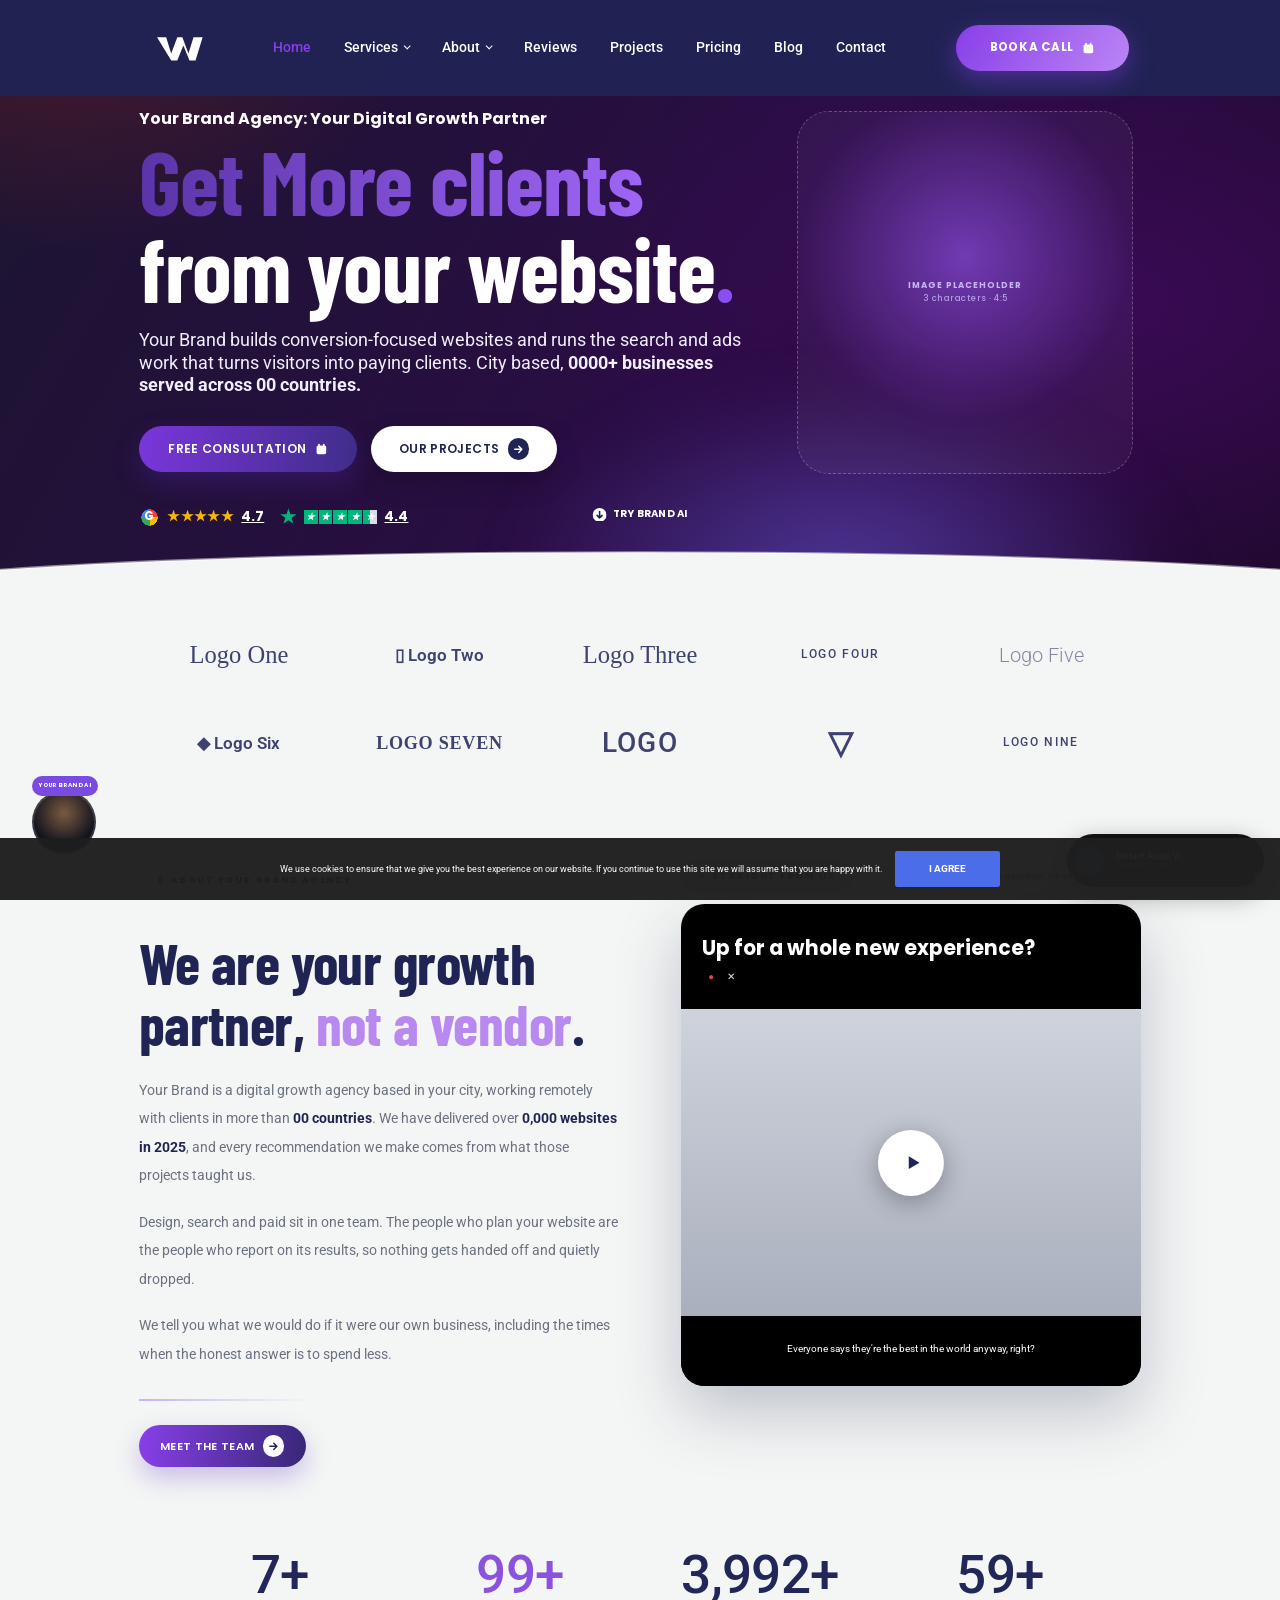
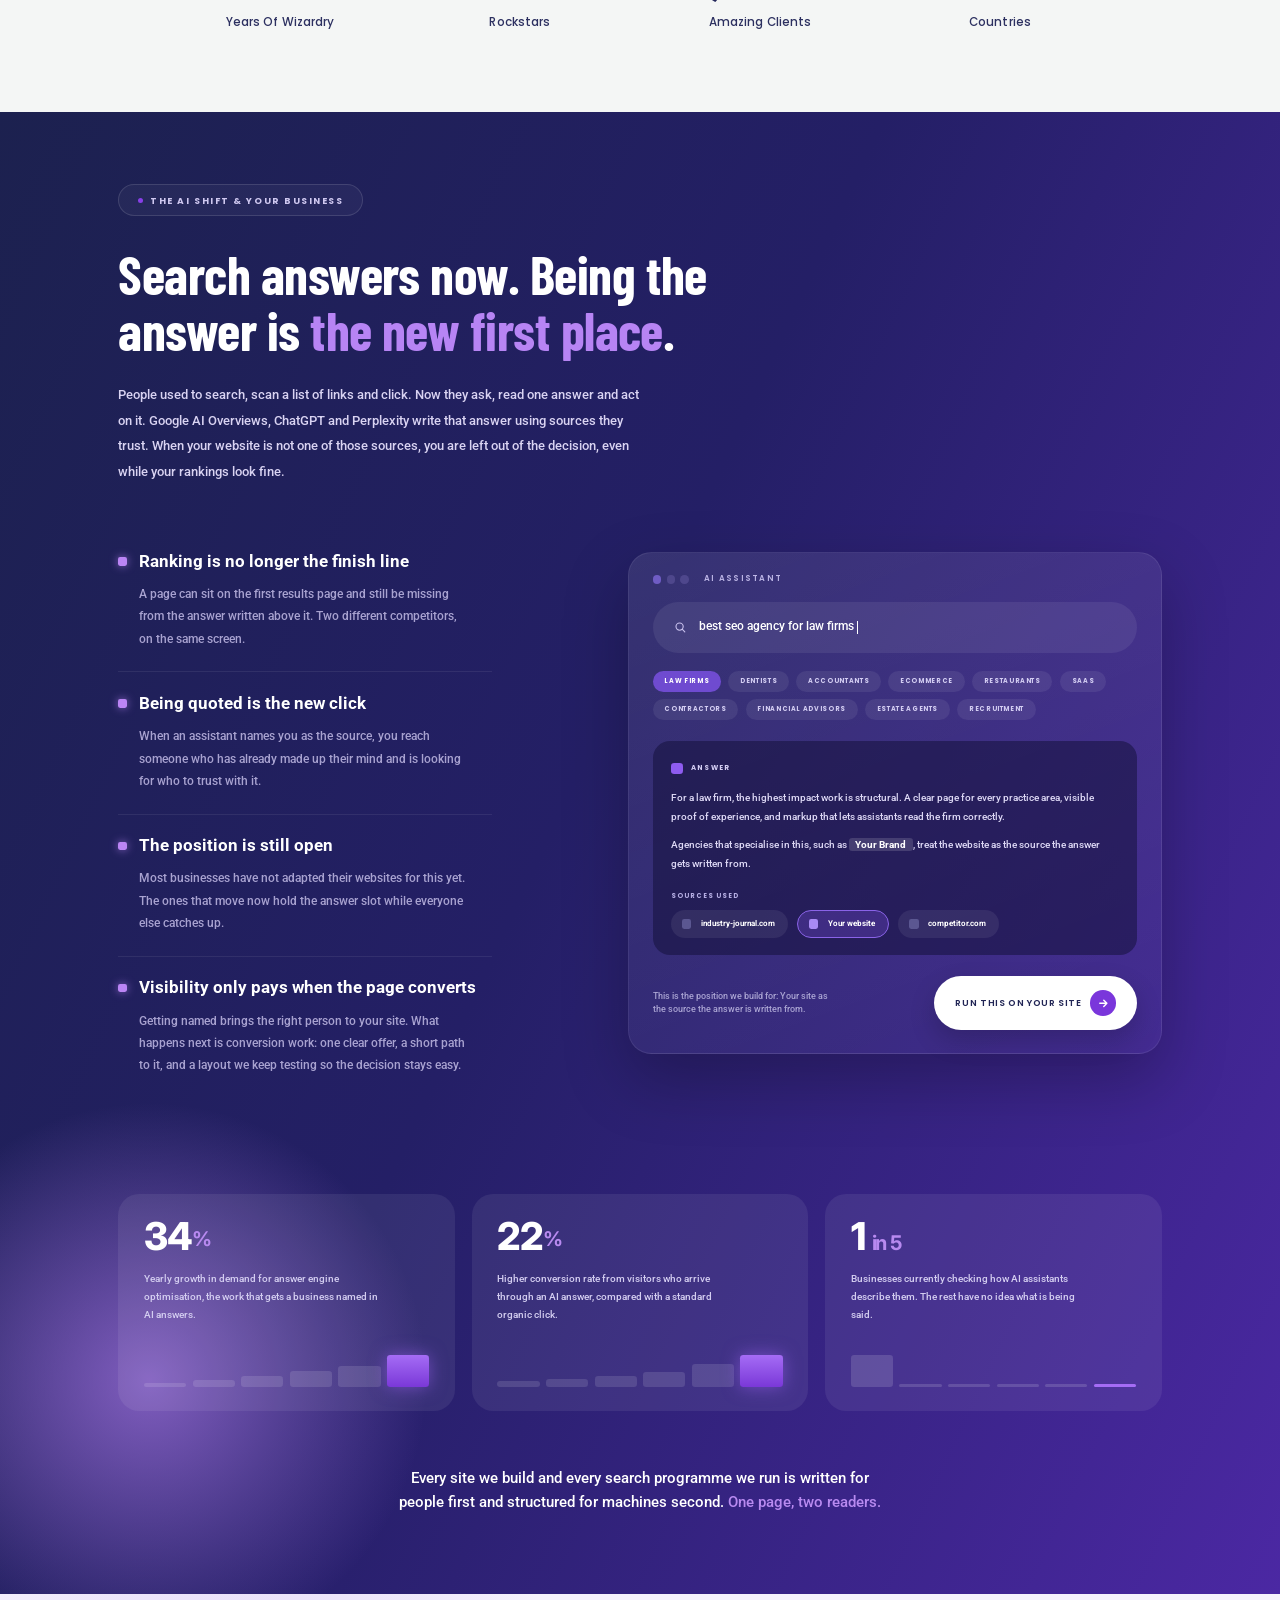
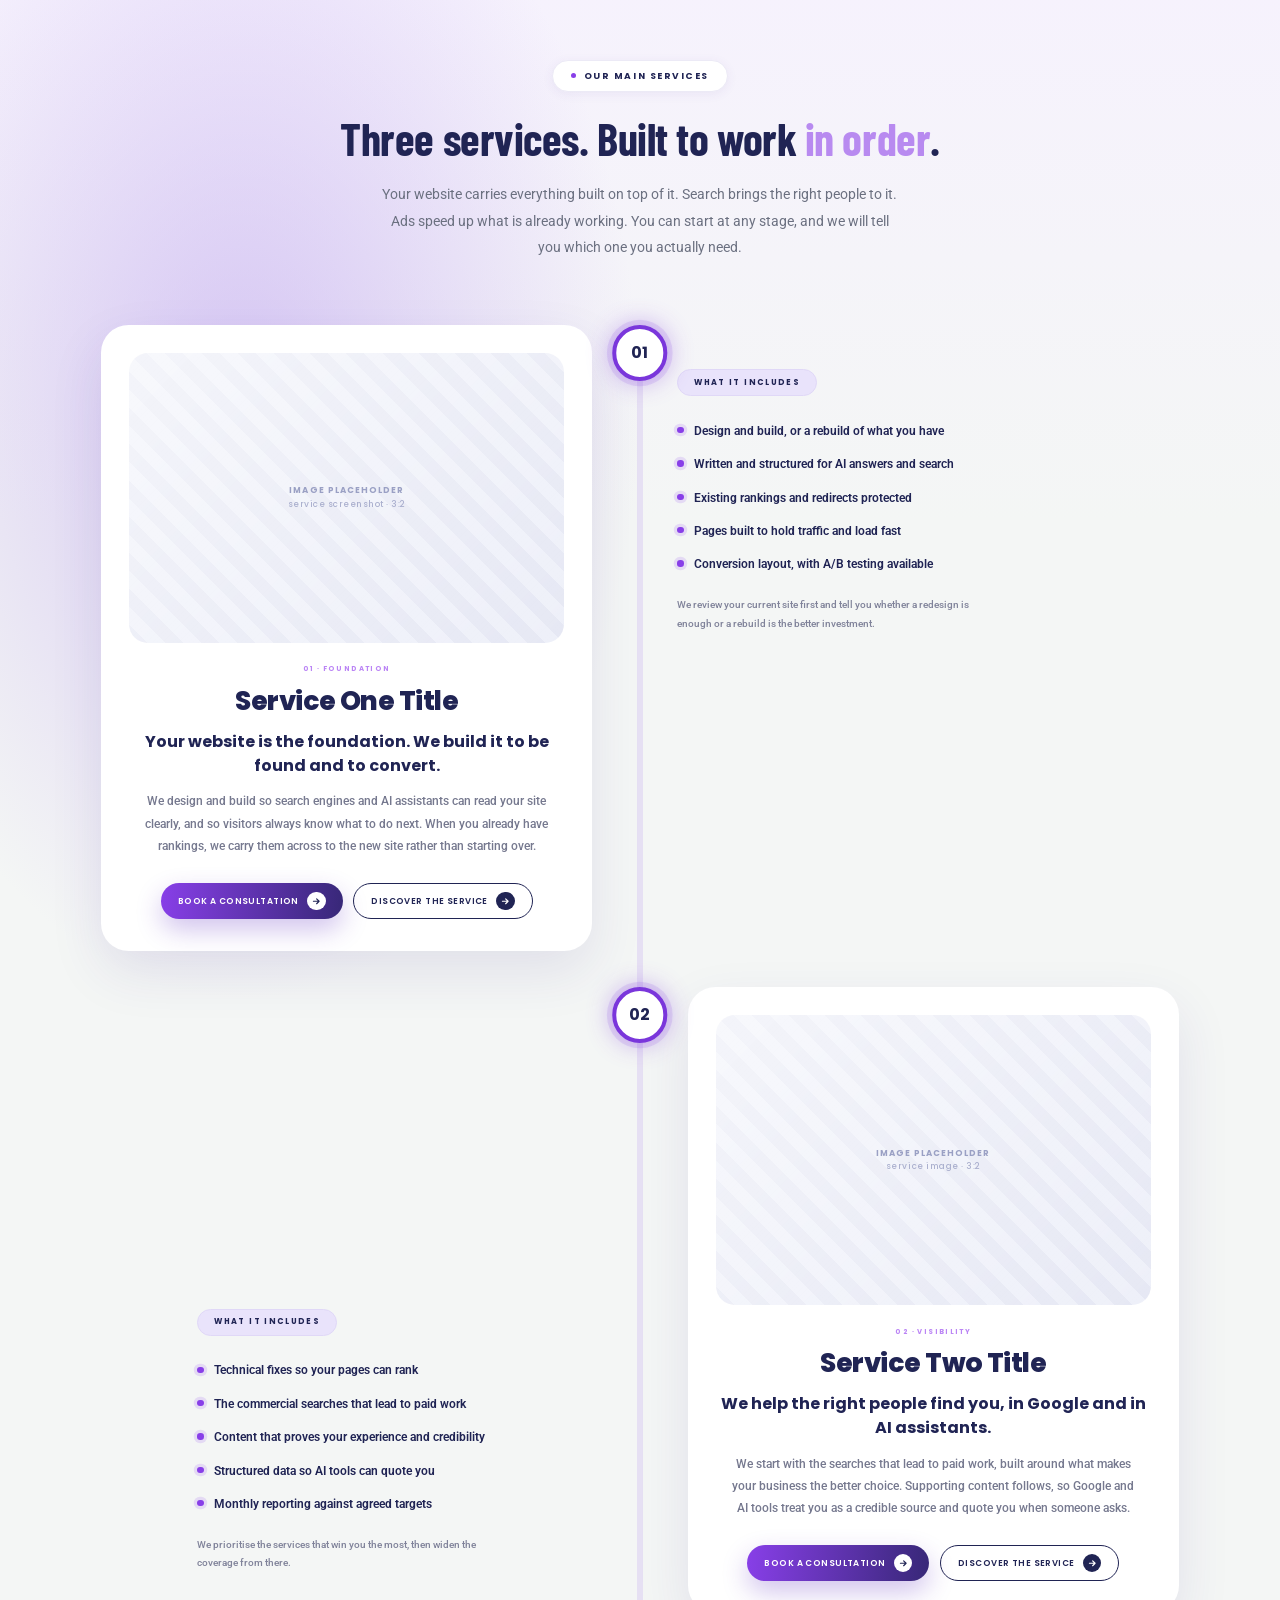
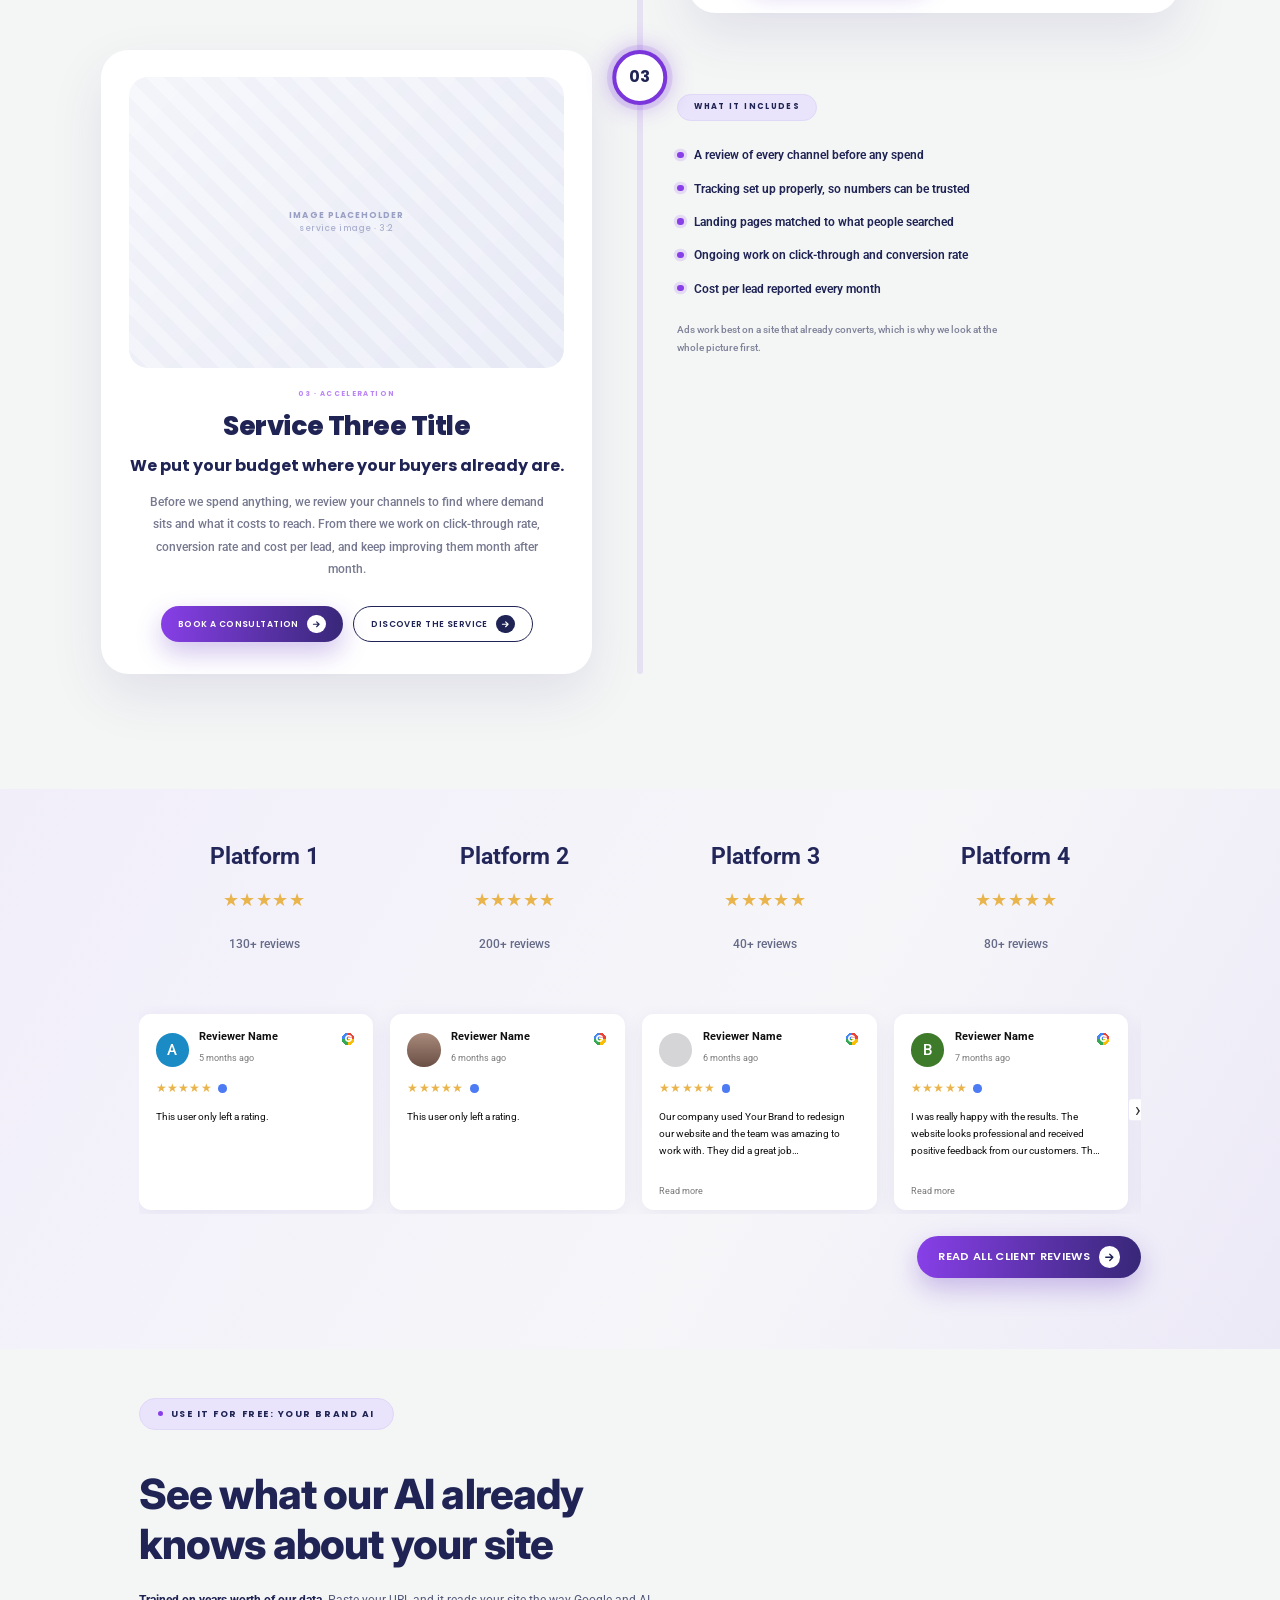
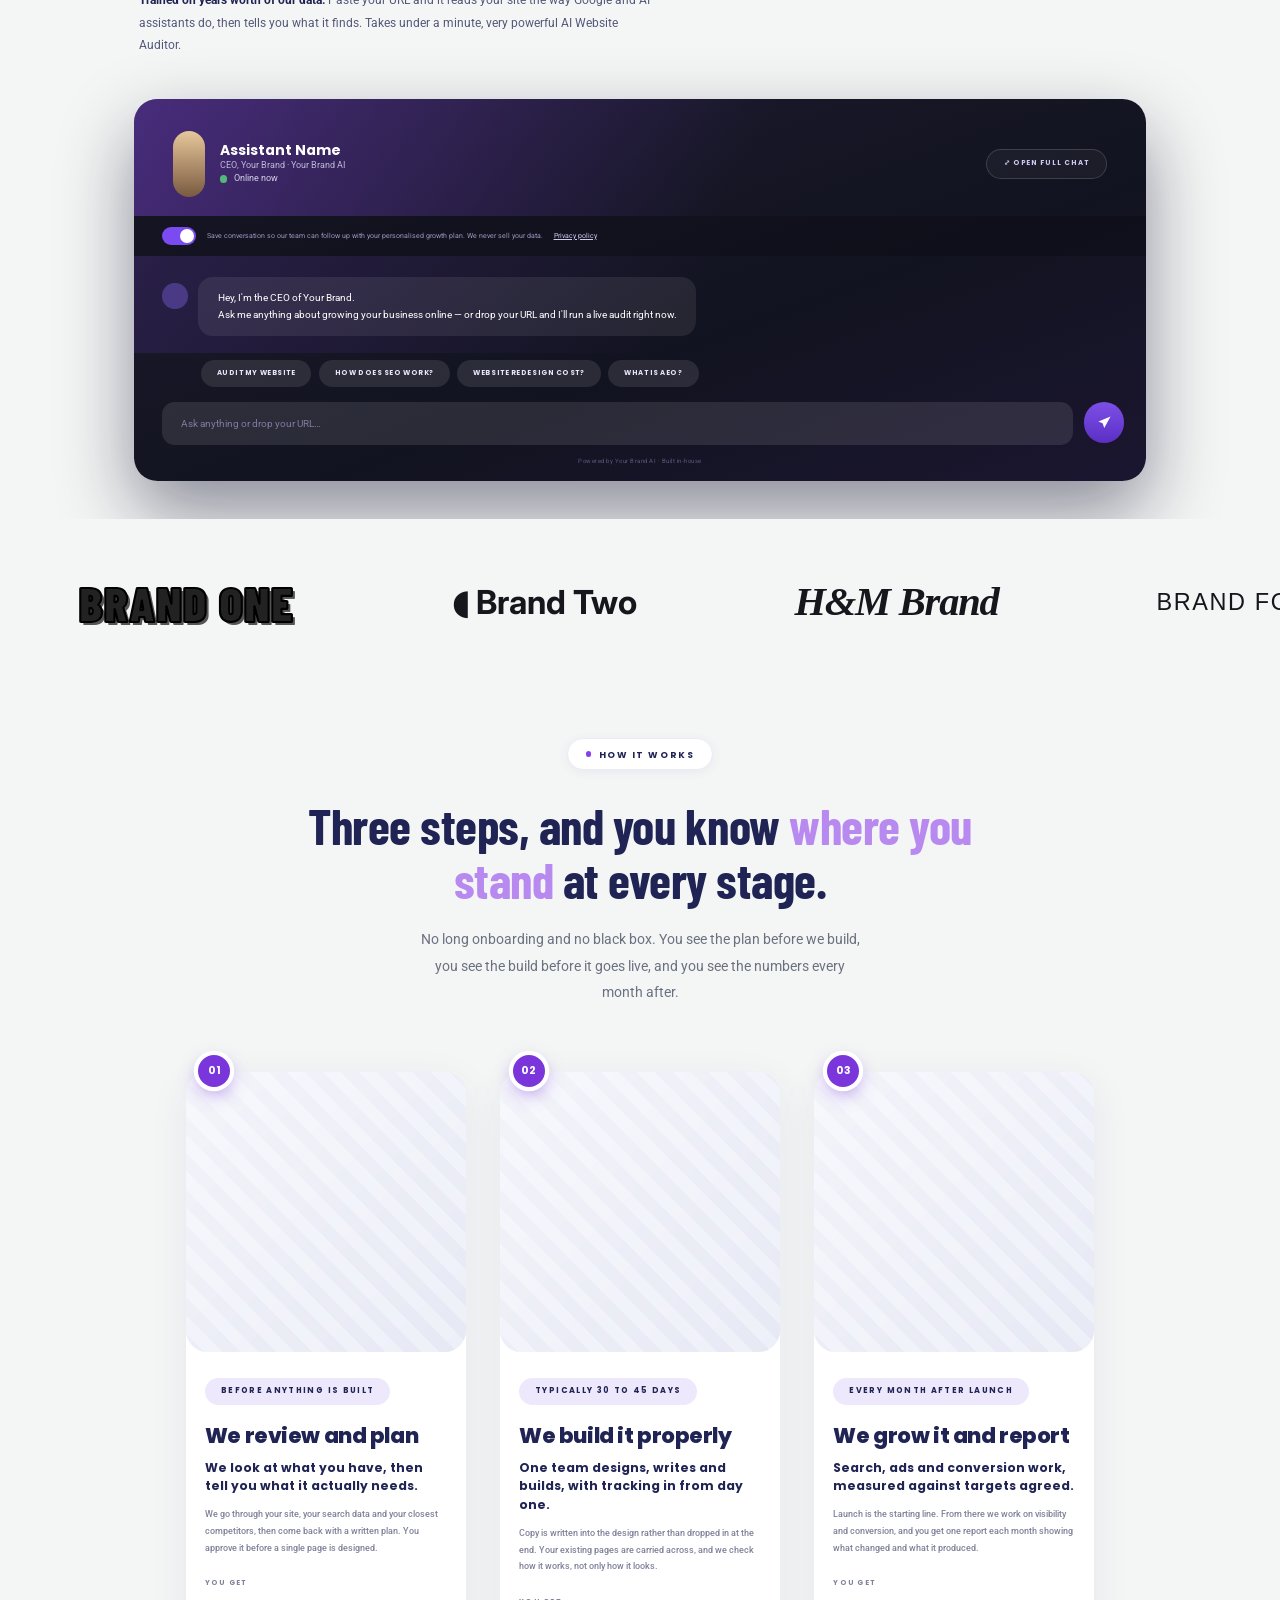
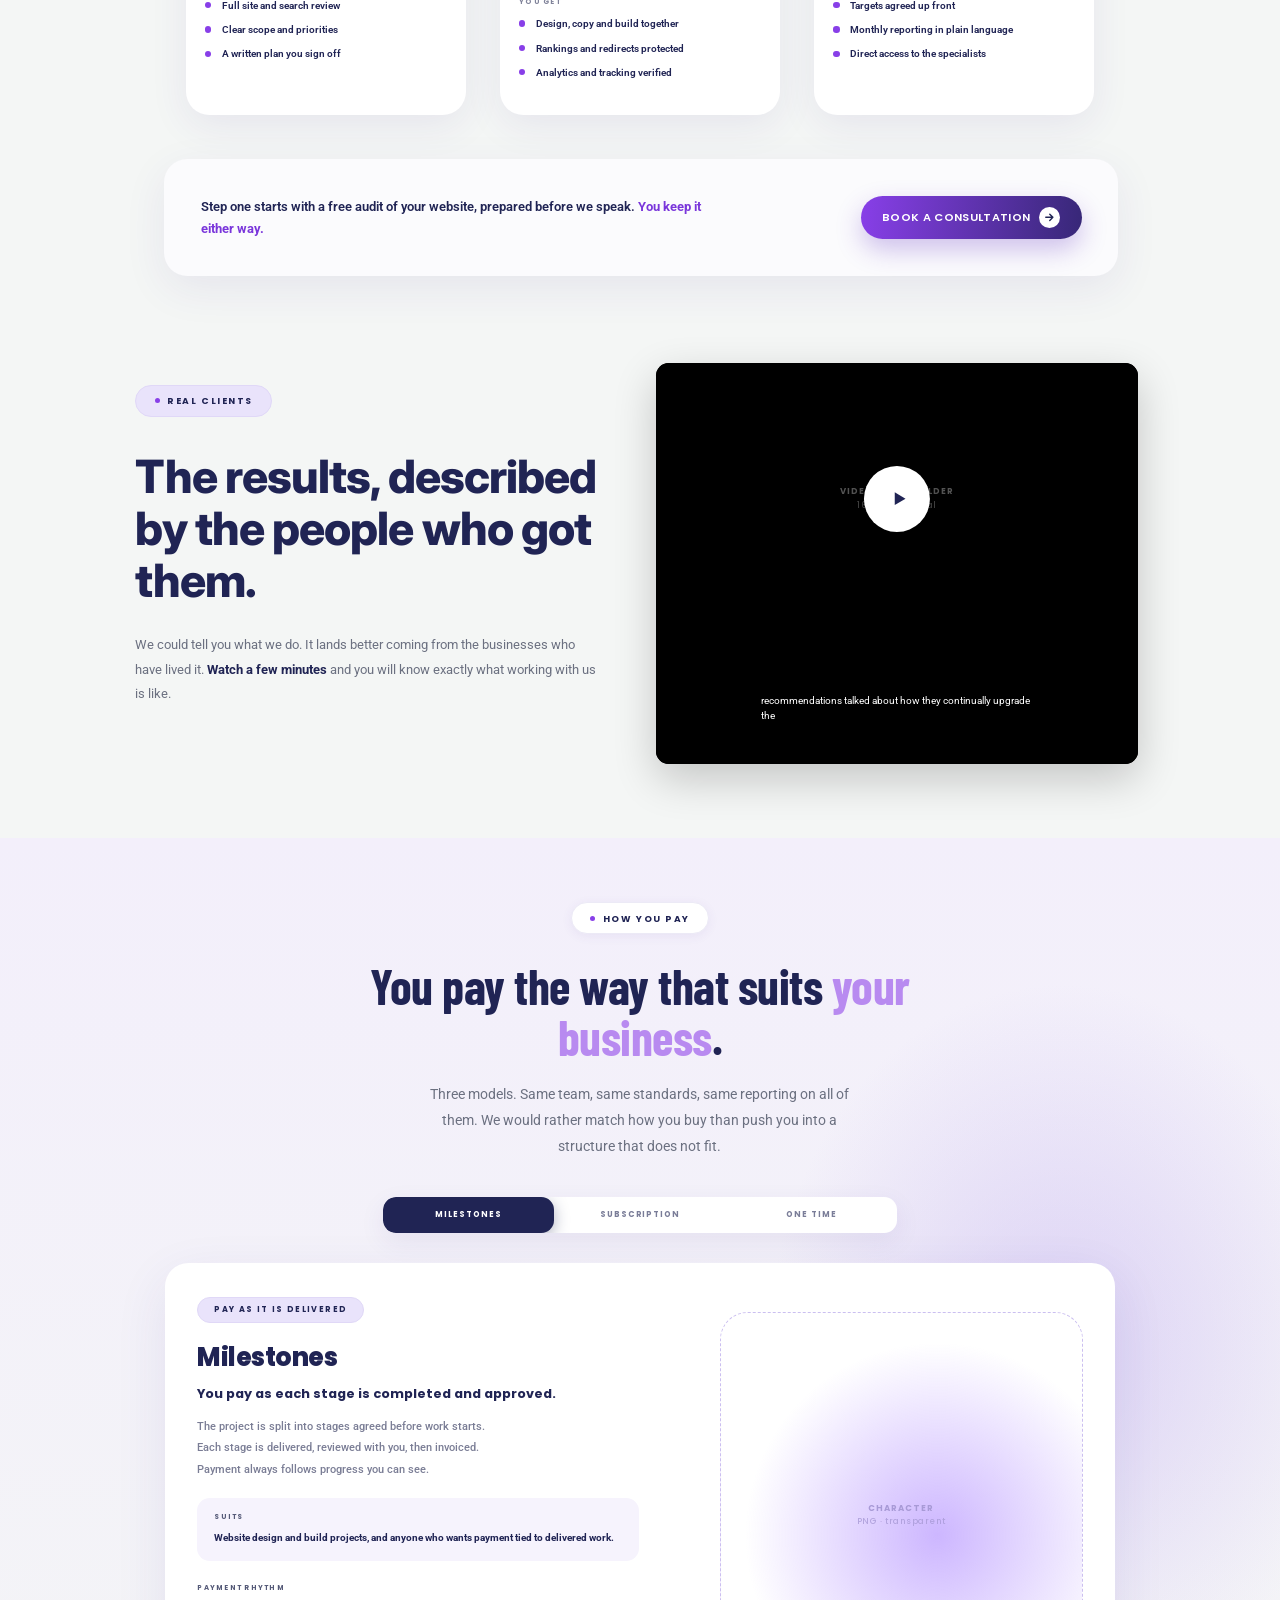
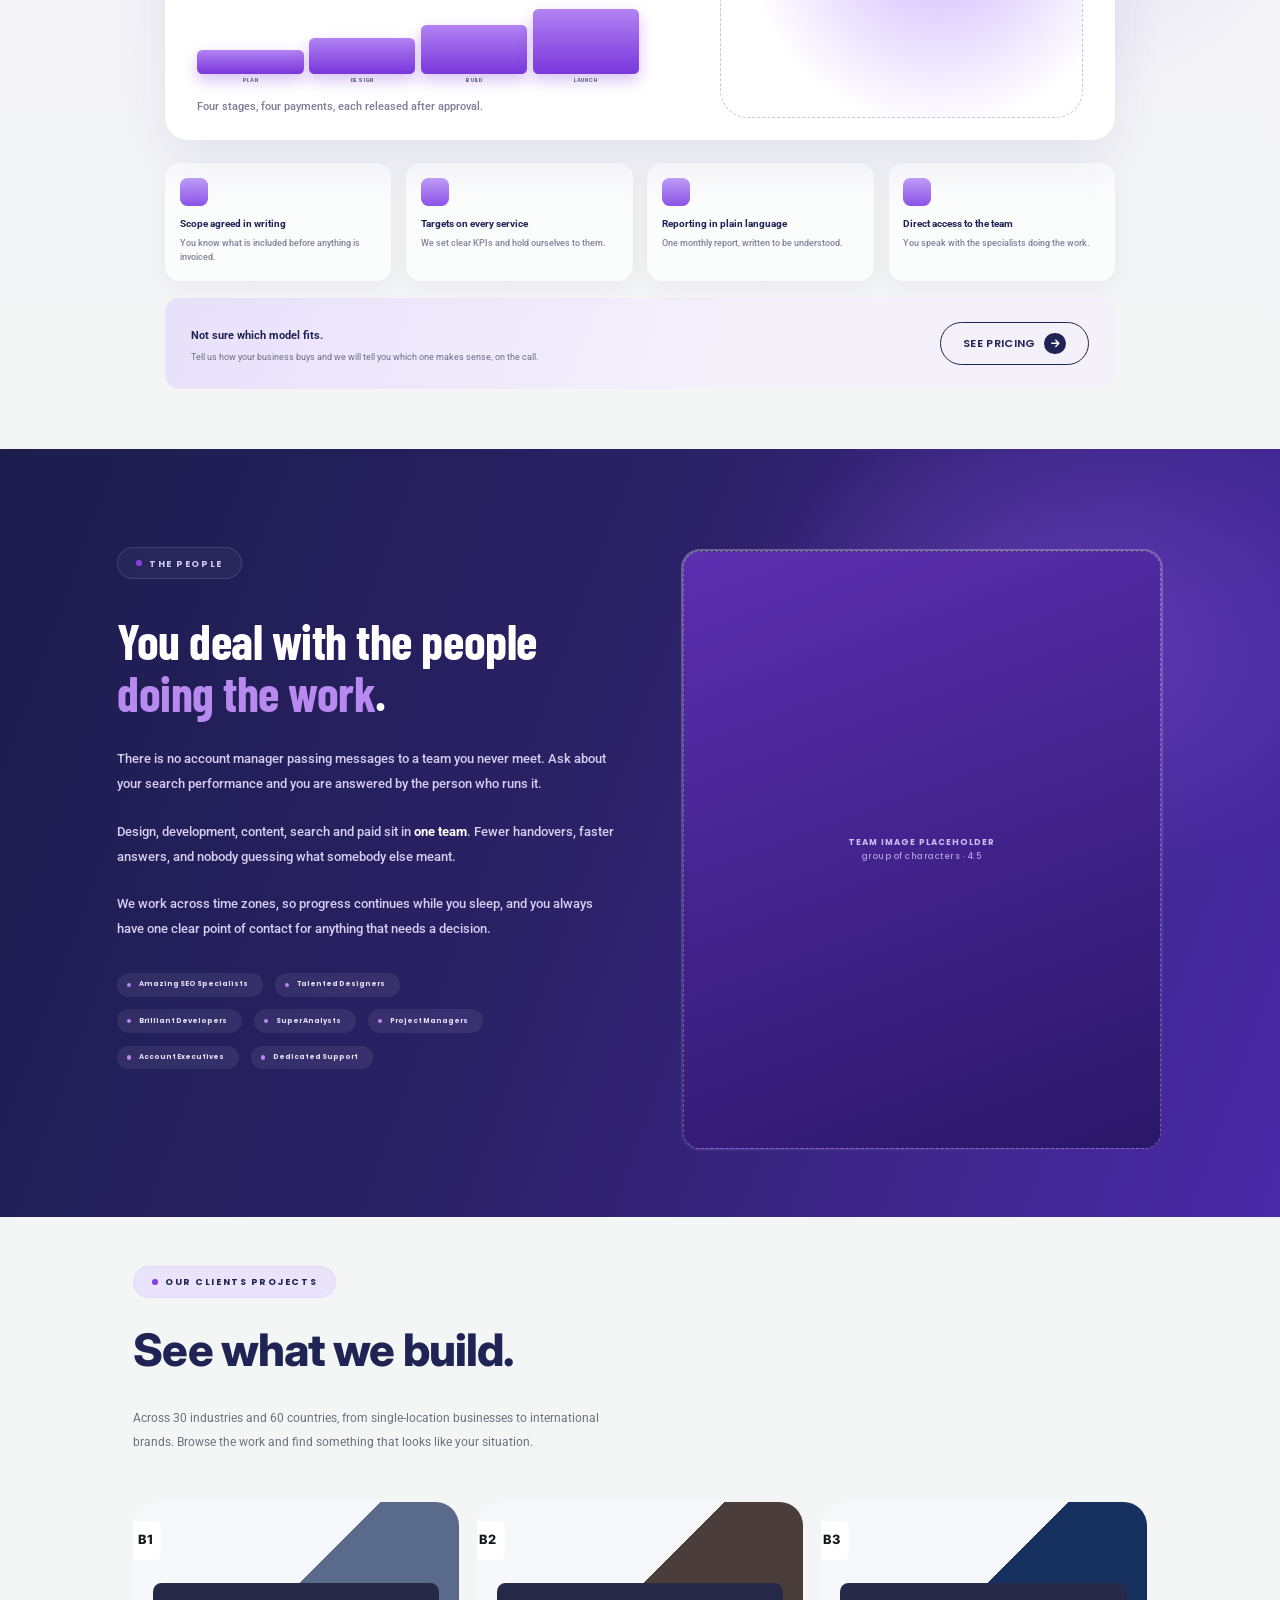
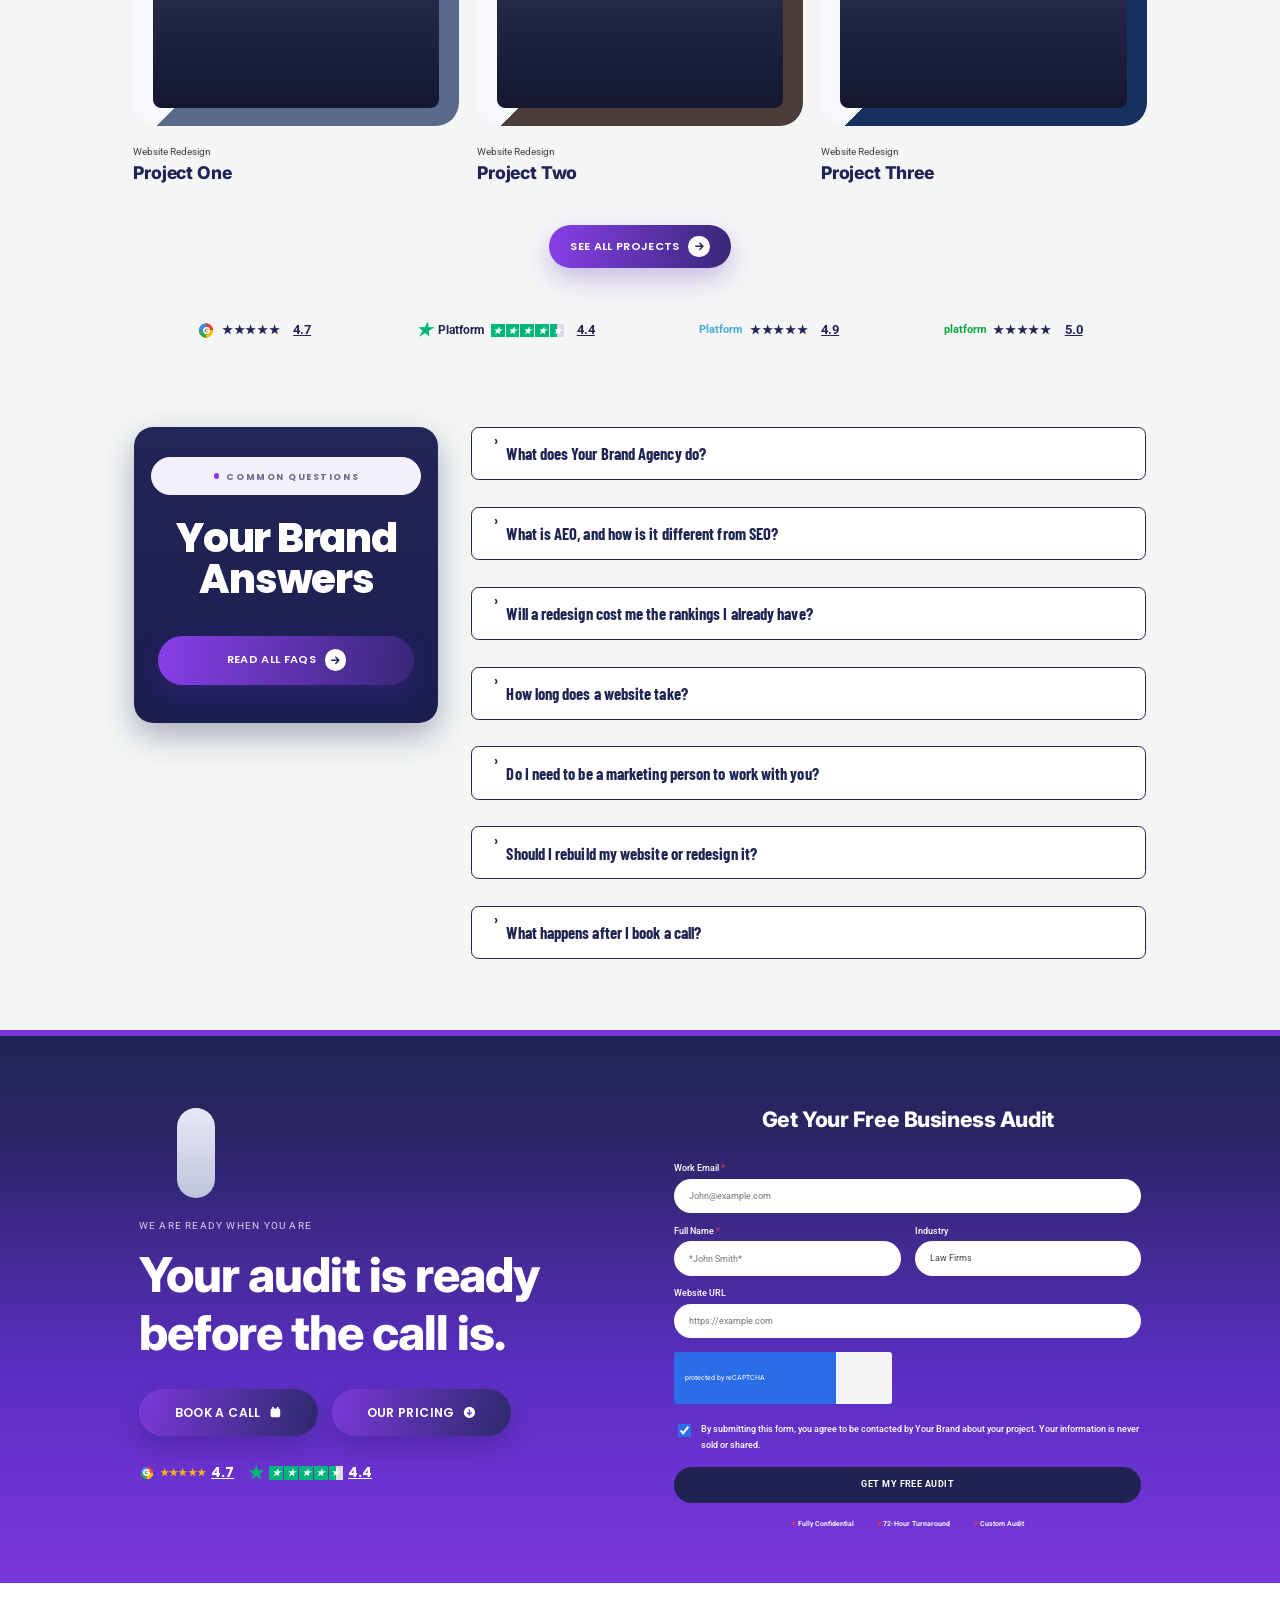
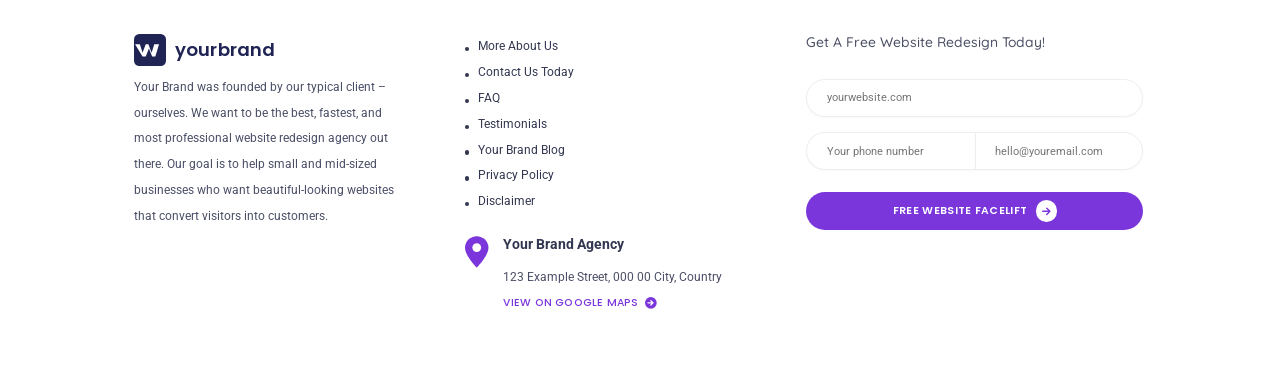
<file: replica/index.html>
<!doctype html>
<html lang="en">
<head>
<meta charset="utf-8">
<meta name="viewport" content="width=device-width, initial-scale=1">
<title>Your Brand Agency – Get more clients from your website (layout replica, placeholder content)</title>
<link rel="preconnect" href="https://fonts.googleapis.com">
<link rel="preconnect" href="https://fonts.gstatic.com" crossorigin>
<link href="https://fonts.googleapis.com/css2?family=Barlow+Condensed:wght@500;600;700&family=Inter:wght@500;700;800&family=Poppins:wght@500;600;700;800&family=Quicksand:wght@500;600&family=Roboto:wght@400;500;700;900&display=swap" rel="stylesheet">
<style>
/* All lengths are authored in "design px" at a calc(var(--p)*1200)-wide viewport and converted at build time to
   calc(var(--p) * N) so the page scales proportionally, exactly like the reference recording. */
:root{
  --navy:#202454; --navy-d:#1b1f50; --paper:#f4f6f5; --p1:#7a36db; --p2:#883fe8; --p3:#bb85f5; --lav:#b88af0; --ink:#202454; --mut:#6b7080;
  --f-cond:"Barlow Condensed","Roboto Condensed","Arial Narrow",sans-serif;
  --f-body:"Roboto","Helvetica Neue",Arial,sans-serif;
  --f-pop:"Poppins","Helvetica Neue",Arial,sans-serif;
  --f-int:"Inter","Helvetica Neue",Arial,sans-serif;
  --p:calc(100vw / 1200);
}
@media (max-width:820px){:root{--p:calc(100vw / 430)}}
*{box-sizing:border-box}
html{scroll-behavior:smooth}
body{margin:0;background:var(--paper);color:var(--ink);font-family:var(--f-body);font-size:calc(var(--p)*14);line-height:1.7;overflow-x:hidden}
a{color:inherit;text-decoration:none}
img,svg{display:block;max-width:100%}
ul{list-style:none;margin:0;padding:0}
p{margin:0}
button{font:inherit;cursor:pointer;border:0;background:none;color:inherit}
h1,h2,h3,h4{margin:0}
.wrap{width:calc(var(--p)*940);margin:0 auto}
.wrap--wide{width:calc(var(--p)*978)}
.center{text-align:center}
.right{display:flex;justify-content:flex-end}
@media (max-width:820px){.wrap,.wrap--wide{width:calc(var(--p)*386)}}

/* ---------- shared bits ---------- */
.pill{display:inline-flex;align-items:center;gap:calc(var(--p)*7);height:calc(var(--p)*30);padding:0 calc(var(--p)*17);border-radius:calc(var(--p)*30);background:#ede8fb;border:1px solid #e3dcf8;font:700 calc(var(--p)*8.5)/1 var(--f-pop);letter-spacing:.17em;text-transform:uppercase;color:var(--navy)}
.pill i{width:calc(var(--p)*5);height:calc(var(--p)*5);border-radius:50%;background:var(--p2);flex:none}
.pill--lav{background:#e9e3fb;border-color:#e0d8f7}
.pill--white{background:#fff;border-color:#eceaf6;box-shadow:0 calc(var(--p)*2) calc(var(--p)*10) rgba(80,60,160,.07)}
.pill--white-d{background:#f2eefc;border-color:#f2eefc;color:var(--navy)}
.pill--dark{background:rgba(255,255,255,.04);border-color:rgba(255,255,255,.12);color:#cfc8f0}
.pill--sm{height:calc(var(--p)*25);padding:0 calc(var(--p)*15);font-size:calc(var(--p)*7.5)}
.h2{font-weight:700;color:var(--ink);letter-spacing:-.01em;line-height:1.18}
.h2 em{font-style:normal;color:var(--lav)}
.h2--cond{font-family:var(--f-cond);font-size:calc(var(--p)*54);font-weight:700;line-height:1.05}
.h2--sans{font-family:var(--f-int);font-size:calc(var(--p)*42);font-weight:800;line-height:1.2;letter-spacing:-.02em}
.h2--light{color:#fff}
.lead{font-size:calc(var(--p)*13.5);line-height:1.82;color:var(--mut);max-width:calc(var(--p)*480);margin:0 auto}
.lead--left{margin:0}
.lead--sm{max-width:calc(var(--p)*420)}
.lead strong{color:var(--navy)}
.stars{color:#f5b50a;letter-spacing:.02em}
.stars--gold{color:#e9b44c}
.stars--navy{color:var(--navy)}

.btn{display:inline-flex;align-items:center;justify-content:center;gap:calc(var(--p)*8);height:calc(var(--p)*44);padding:0 calc(var(--p)*24);border-radius:calc(var(--p)*44);font:600 calc(var(--p)*11.5)/1 var(--f-pop);letter-spacing:.03em;white-space:nowrap;transition:transform .2s,box-shadow .2s,filter .2s}
.btn:hover{transform:translateY(calc(var(--p)*-2));filter:brightness(1.06)}
.btn--book{height:calc(var(--p)*44);width:calc(var(--p)*162);padding:0;font-size:calc(var(--p)*11);font-weight:700;color:#fff;background:linear-gradient(120deg,var(--p2),var(--p3));box-shadow:0 calc(var(--p)*8) calc(var(--p)*24) rgba(136,63,232,.45)}
.btn--grad{color:#fff;background:linear-gradient(95deg,var(--p2),var(--navy-d) 135%);box-shadow:0 calc(var(--p)*10) calc(var(--p)*24) rgba(88,40,190,.28)}
.btn--white{background:#fff;color:var(--navy);box-shadow:0 calc(var(--p)*10) calc(var(--p)*24) rgba(0,0,0,.18)}
.btn--outline{border:1.5px solid var(--navy);color:var(--navy);background:transparent}
.btn--dgrad{color:#fff;background:linear-gradient(100deg,#7231d4,#262562);box-shadow:0 calc(var(--p)*10) calc(var(--p)*24) rgba(0,0,0,.18);padding:0 calc(var(--p)*30)}
.btn--purple{width:100%;color:#fff;background:#7a36db;font-size:calc(var(--p)*11);box-shadow:none}
.btn--sm{height:calc(var(--p)*40);padding:0 calc(var(--p)*20);font-size:calc(var(--p)*10.5)}
.btn--xs{height:calc(var(--p)*34);padding:0 calc(var(--p)*16);font-size:calc(var(--p)*8);letter-spacing:.05em}
.ico-cal{width:calc(var(--p)*12);height:calc(var(--p)*12)}
.circ{display:inline-grid;place-items:center;width:calc(var(--p)*20);height:calc(var(--p)*20);border-radius:50%;flex:none}
.circ svg{width:calc(var(--p)*10);height:calc(var(--p)*10)}
.circ--dark{background:var(--navy)}
.circ--white{background:#fff}
.circ--purple{background:var(--p1);width:calc(var(--p)*24);height:calc(var(--p)*24)}
.circ--purple2{background:#fff}
.btn--xs .circ{width:calc(var(--p)*17);height:calc(var(--p)*17)}
.btn--xs .circ svg{width:calc(var(--p)*8);height:calc(var(--p)*8)}

/* placeholders */
.ph{position:relative;display:grid;place-items:center;text-align:center;overflow:hidden;color:#9aa0c4;font:700 calc(var(--p)*8)/1.6 var(--f-pop);letter-spacing:.12em;background:
  linear-gradient(135deg,rgba(255,255,255,.55),rgba(255,255,255,0)),repeating-linear-gradient(45deg,#e6e8f4 0 calc(var(--p)*12),#eef0f9 calc(var(--p)*12) calc(var(--p)*24))}
.ph small{display:block;font-weight:500;letter-spacing:.06em;opacity:.8;font-size:calc(var(--p)*8)}
.ph--chars{width:calc(var(--p)*315);height:calc(var(--p)*340);border-radius:calc(var(--p)*30);background:radial-gradient(circle at 50% 40%,rgba(155,90,255,.55),rgba(60,20,110,.2) 60%,transparent 72%),rgba(255,255,255,.04);color:#c7b6f5;border:1px dashed rgba(255,255,255,.25)}
.ph--person{background:linear-gradient(#cfd3dc,#a9afbd)}
.ph--wide{aspect-ratio:3/2}
.ph--sq{aspect-ratio:1/1}
.ph--video{aspect-ratio:16/9;background:linear-gradient(#e4e6ef,#cdd1df)}
.ph--char{width:100%;height:100%;border-radius:calc(var(--p)*26);background:radial-gradient(circle at 60% 55%,rgba(155,110,255,.5),rgba(255,255,255,0) 62%);color:#a89ad6;border:1px dashed #cbbff0}
.ph--team{width:100%;aspect-ratio:4/5;border-radius:calc(var(--p)*16);background:linear-gradient(160deg,#5b2fb0,#2a1768);color:#cabcf7;border:1px dashed rgba(255,255,255,.3)}
.ph--device{position:absolute;inset:auto 6% 8% 6%;height:56%;border-radius:calc(var(--p)*8);background:linear-gradient(#272b4a,#14172f);color:#fff;border:0}
.ph--mini{width:calc(var(--p)*36);height:calc(var(--p)*84);border-radius:calc(var(--p)*18);background:linear-gradient(#e6e8f4,#bfc4dc)}
.play{position:absolute;left:50%;top:50%;transform:translate(-50%,-50%);width:calc(var(--p)*62);height:calc(var(--p)*62);border-radius:50%;background:#fff;display:grid;place-items:center;box-shadow:0 calc(var(--p)*6) calc(var(--p)*24) rgba(0,0,0,.3)}
.play svg{width:calc(var(--p)*22);height:calc(var(--p)*22);margin-left:calc(var(--p)*3)}

/* ---------- header ---------- */
.hdr{position:fixed;inset:0 0 auto 0;z-index:60;height:calc(var(--p)*90);background:rgba(32,36,84,.97);display:flex;align-items:center;padding:0 calc(var(--p)*142) 0 calc(var(--p)*145);gap:0;backdrop-filter:blur(calc(var(--p)*6))}
.hdr__logo{display:block;margin-right:calc(var(--p)*54)}
.hdr__logo svg{width:calc(var(--p)*57);height:calc(var(--p)*29)}
.ftr__logo svg{width:calc(var(--p)*30);height:calc(var(--p)*15)}
.hero__try svg{width:calc(var(--p)*13);height:calc(var(--p)*13)}
.ftr__addr>svg{width:calc(var(--p)*22);height:calc(var(--p)*30);flex:none}
.ftr__addr a svg{width:calc(var(--p)*11);height:calc(var(--p)*11)}
.panel__search svg{width:calc(var(--p)*12);height:calc(var(--p)*12)}
.send svg{width:calc(var(--p)*14);height:calc(var(--p)*14)}
.hdr__nav{display:flex;gap:calc(var(--p)*31);flex:1}
.hdr__nav a{display:inline-flex;align-items:center;gap:calc(var(--p)*5);font:500 calc(var(--p)*13.5)/1 var(--f-body);color:#fff;transition:color .2s}
.hdr__nav a.is-active,.hdr__nav a:hover{color:var(--p2)}
.chev{width:calc(var(--p)*5);height:calc(var(--p)*5);border:solid currentColor;border-width:0 1.5px 1.5px 0;transform:rotate(45deg) translateY(calc(var(--p)*-2));display:inline-block}
@media (max-width:820px){.hdr{padding:0 calc(var(--p)*16)}.hdr__nav{display:none}.btn--book{margin-left:auto;width:calc(var(--p)*120)}}

/* ---------- hero ---------- */
.hero{position:relative;min-height:calc(var(--p)*548);padding:calc(var(--p)*98) 0 0;color:#fff;overflow:hidden;background:
  radial-gradient(60% 70% at 85% 50%,#3a0a55 0%,transparent 70%),
  radial-gradient(40% 60% at 5% 0%,#4a1a2c 0%,transparent 70%),
  linear-gradient(120deg,#1b1530,#2a0d44 55%,#21082f)}
.hero__glow{position:absolute;inset:auto auto calc(var(--p)*-140) 40%;width:calc(var(--p)*620);height:calc(var(--p)*340);background:radial-gradient(closest-side,rgba(110,90,230,.55),transparent);filter:blur(calc(var(--p)*30))}
.hero__grid{position:relative;display:grid;grid-template-columns:1fr calc(var(--p)*330);gap:calc(var(--p)*20);align-items:start;width:calc(var(--p)*940);padding-bottom:calc(var(--p)*70)}
@media (max-width:820px){.hero__grid{grid-template-columns:1fr}.hero__media{display:none}}
.hero__eyebrow{font:700 calc(var(--p)*15)/1 var(--f-pop);margin:calc(var(--p)*6) 0 0}
.hero__h1{font-family:var(--f-cond);font-weight:700;font-size:calc(var(--p)*84);line-height:.98;white-space:nowrap;letter-spacing:-.01em;margin-top:calc(var(--p)*9)}
.hero__h1a{background:linear-gradient(90deg,#5b34a8,#9f65f6);-webkit-background-clip:text;background-clip:text;color:transparent;animation:heroPulse 3.6s ease-in-out infinite}
@keyframes heroPulse{0%,100%{opacity:.55}50%{opacity:1}}
.hero__h1 b{color:#8a4ef2}
.hero__text{margin-top:calc(var(--p)*16);font-size:calc(var(--p)*16.5);line-height:1.28;max-width:calc(var(--p)*590);font-weight:400;color:#f1eefb}
.hero__text strong{font-weight:700}
.hero__btns{display:flex;gap:calc(var(--p)*13);margin-top:calc(var(--p)*27)}
.btn--grad.hero-ex{}
.hero .btn--grad{width:calc(var(--p)*205);height:calc(var(--p)*44);font-size:calc(var(--p)*11.5);background:linear-gradient(95deg,#7a36db,#2b2a6c 135%)}
.hero .btn--white{width:calc(var(--p)*174);font-size:calc(var(--p)*11.5)}
.rate-row{display:flex;align-items:center;gap:calc(var(--p)*7);margin-top:calc(var(--p)*32);font:700 calc(var(--p)*13)/1 var(--f-pop)}
.rate-row u{font-weight:700;text-decoration:underline;margin-right:calc(var(--p)*8);font-size:calc(var(--p)*13)}
.rate-row--sm{font-size:calc(var(--p)*9.5);margin-top:calc(var(--p)*26);gap:calc(var(--p)*5)}
.rate-row--sm .stars{font-size:calc(var(--p)*9)}
.g-logo{width:calc(var(--p)*20);height:calc(var(--p)*20);border-radius:50%;display:inline-grid;place-items:center;background:conic-gradient(#ea4335 0 25%,#fbbc05 0 50%,#34a853 0 75%,#4285f4 0);color:#fff;font:700 calc(var(--p)*11)/1 var(--f-pop);-webkit-mask:radial-gradient(circle,#000 54%,transparent 56%);}
.g-logo--sm{width:calc(var(--p)*15);height:calc(var(--p)*15);font-size:calc(var(--p)*9)}
.tp-star{color:#00b67a;font-size:calc(var(--p)*17)}
.tp-bars{display:inline-flex;gap:1px}
.tp-bars i{width:calc(var(--p)*13);height:calc(var(--p)*13);background:#00b67a;position:relative}
.tp-bars i::after{content:"★";position:absolute;inset:0;color:#fff;font-size:calc(var(--p)*9);line-height:calc(var(--p)*13);text-align:center}
.tp-bars i.half{background:linear-gradient(90deg,#00b67a 50%,#dcdce6 50%)}
.hero__media{display:flex;justify-content:center;margin-top:calc(var(--p)*6)}
.hero__try{position:absolute;left:50%;transform:translateX(-50%);bottom:calc(var(--p)*76);display:inline-flex;align-items:center;gap:calc(var(--p)*6);font:700 calc(var(--p)*9.5)/1 var(--f-pop);letter-spacing:.02em;color:#fff}
.hero__curve{position:absolute;left:0;right:0;bottom:calc(var(--p)*-1);width:100%;height:calc(var(--p)*60)}

/* ---------- logos ---------- */
.logos{background:var(--paper);padding:calc(var(--p)*38) 0 calc(var(--p)*88)}
.logos__grid{display:grid;grid-template-columns:repeat(5,1fr);row-gap:calc(var(--p)*56);align-items:center;text-align:center;color:#2b2f62;width:calc(var(--p)*940)}
.lg{display:block;font:600 calc(var(--p)*16)/1 var(--f-body);opacity:.9}
.lg--script{font-family:"Brush Script MT","Segoe Script",cursive;font-size:calc(var(--p)*23);font-weight:400}
.lg--small{font-size:calc(var(--p)*11);letter-spacing:.14em;font-weight:500}
.lg--light{font-weight:300;font-size:calc(var(--p)*19);opacity:.55}
.lg--serif{font-family:Georgia,serif;font-weight:700;font-size:calc(var(--p)*17);letter-spacing:.04em}
.lg--sans{font-weight:500;font-size:calc(var(--p)*26);letter-spacing:.05em}
.lg--tri{font-size:calc(var(--p)*30)}
@media (max-width:820px){.logos__grid{grid-template-columns:repeat(2,1fr);width:calc(var(--p)*386)}}

/* ---------- about ---------- */
.about{padding:calc(var(--p)*6) 0 calc(var(--p)*18)}
.about__grid{display:grid;grid-template-columns:1fr calc(var(--p)*432);gap:calc(var(--p)*56);align-items:start;width:calc(var(--p)*940)}
@media (max-width:820px){.about__grid{grid-template-columns:1fr;width:calc(var(--p)*386)}}
.about__copy .pill{margin-bottom:calc(var(--p)*34);margin-top:calc(var(--p)*4)}
.about__copy .h2{margin-bottom:calc(var(--p)*22)}
.about__copy>p{font-size:calc(var(--p)*13.5);line-height:1.98;color:var(--mut);margin-bottom:calc(var(--p)*17);max-width:calc(var(--p)*455)}
.about__copy strong{color:var(--navy)}
.about__rule{width:calc(var(--p)*162);height:calc(var(--p)*2);margin:calc(var(--p)*28) 0 calc(var(--p)*22);background:linear-gradient(90deg,#c6b4ef,transparent)}
.about__vhead{display:flex;justify-content:space-between;align-items:center;margin-bottom:calc(var(--p)*12)}
.pill--lav i{background:var(--p2)}
.about__vhead small{font:500 calc(var(--p)*9)/1 var(--f-body);color:#555a78;margin-right:calc(var(--p)*6)}
.vcard{position:relative;border-radius:calc(var(--p)*22);background:#000;overflow:hidden;box-shadow:0 calc(var(--p)*24) calc(var(--p)*60) rgba(32,36,84,.25)}
.vcard__top{padding:calc(var(--p)*30) calc(var(--p)*20) calc(var(--p)*22);color:#fff}
.vcard__top h3{font:700 calc(var(--p)*19)/1.2 var(--f-pop);margin-bottom:calc(var(--p)*8)}
.vcard__row{display:flex;gap:calc(var(--p)*12);align-items:center;font-size:calc(var(--p)*9);color:#e8e8f4;padding-left:calc(var(--p)*6)}
.vcard__emoji{color:#d9425e}
.vcard__img{aspect-ratio:3/2;border-radius:0}
.vcard__cap{background:#000;color:#fff;text-align:center;font:400 calc(var(--p)*9)/1.5 var(--f-body);padding:calc(var(--p)*24) calc(var(--p)*20) calc(var(--p)*28)}

/* ---------- stats ---------- */
.stats{padding:calc(var(--p)*58) 0 calc(var(--p)*78)}
.stats__grid{display:grid;grid-template-columns:repeat(4,1fr);text-align:center;width:calc(var(--p)*900)}
.stats b{display:block;font:500 calc(var(--p)*50)/1 var(--f-body);color:#222659;letter-spacing:-.01em}
.stats div:nth-child(2) b{color:var(--p1);opacity:.85}
.stats span{display:block;margin-top:calc(var(--p)*14);font:500 calc(var(--p)*11)/1 var(--f-pop);color:#2c3060;letter-spacing:.01em}
@media (max-width:820px){.stats__grid{grid-template-columns:repeat(2,1fr);row-gap:calc(var(--p)*32);width:calc(var(--p)*386)}}

/* ---------- AI section ---------- */
.ai{position:relative;padding:calc(var(--p)*68) 0 calc(var(--p)*74);color:#fff;background:linear-gradient(115deg,#1c214f 0%,#241f66 45%,#4b28a3 100%);overflow:hidden}
.ai__glow{position:absolute;left:calc(var(--p)*-120);bottom:calc(var(--p)*-60);width:calc(var(--p)*520);height:calc(var(--p)*520);border-radius:50%;background:radial-gradient(closest-side,rgba(168,120,230,.7),transparent)}
.ai .pill{margin-bottom:calc(var(--p)*28)}
.ai .h2{margin-bottom:calc(var(--p)*22)}
.ai .h2 em{color:#b784f4}
.ai__lead{max-width:calc(var(--p)*490);font:500 calc(var(--p)*12.5)/1.95 var(--f-body);color:#d9d3f2;opacity:.9}
.ai__grid{display:grid;grid-template-columns:calc(var(--p)*350) 1fr;gap:calc(var(--p)*128);margin-top:calc(var(--p)*62);align-items:start}
@media (max-width:820px){.ai__grid{grid-template-columns:1fr;gap:calc(var(--p)*30)}}
.ai__points li{padding-bottom:calc(var(--p)*20);margin-bottom:calc(var(--p)*20);border-bottom:1px solid rgba(255,255,255,.07)}
.ai__points li:last-child{border:0}
.ai__points h4{font:700 calc(var(--p)*15.5)/1.2 var(--f-body);color:#fff;display:flex;gap:calc(var(--p)*11);align-items:center;margin-bottom:calc(var(--p)*11)}
.ai__points h4 i{width:calc(var(--p)*8);height:calc(var(--p)*8);border-radius:calc(var(--p)*2);background:var(--p3);flex:none;box-shadow:0 0 calc(var(--p)*8) rgba(187,133,245,.7)}
.ai__points p{font:500 calc(var(--p)*11.5)/1.82 var(--f-body);color:#a8a2d0;padding-left:calc(var(--p)*19);max-width:calc(var(--p)*330)}
.panel{background:linear-gradient(160deg,rgba(255,255,255,.09),rgba(255,255,255,.03));border:1px solid rgba(255,255,255,.08);border-radius:calc(var(--p)*22);padding:calc(var(--p)*21) calc(var(--p)*22) calc(var(--p)*22);box-shadow:0 calc(var(--p)*24) calc(var(--p)*60) rgba(0,0,0,.25)}
.panel__bar{display:flex;align-items:center;gap:calc(var(--p)*14);font:600 calc(var(--p)*7.5)/1 var(--f-pop);letter-spacing:.16em;color:#bdb6e6;margin-bottom:calc(var(--p)*17)}
.dots{display:flex;gap:calc(var(--p)*5)}.dots i{width:calc(var(--p)*8);height:calc(var(--p)*8);border-radius:50%;background:#6f5cc4}.dots i:nth-child(n+2){background:#4e478c}
.panel__search{display:flex;align-items:center;gap:calc(var(--p)*11);height:calc(var(--p)*48);border-radius:calc(var(--p)*26);background:rgba(255,255,255,.07);padding:0 calc(var(--p)*20);font:500 calc(var(--p)*11)/1 var(--f-body);color:#fff;margin-bottom:calc(var(--p)*17)}
.caret{width:1px;height:calc(var(--p)*12);background:#fff;animation:blink 1s steps(1) infinite;margin-left:calc(var(--p)*-8)}
@keyframes blink{50%{opacity:0}}
.chips{display:flex;flex-wrap:wrap;gap:calc(var(--p)*6) calc(var(--p)*7);margin-bottom:calc(var(--p)*20)}
.chips button{height:calc(var(--p)*20);padding:0 calc(var(--p)*11);border-radius:calc(var(--p)*12);background:rgba(255,255,255,.07);font:700 calc(var(--p)*6)/1 var(--f-pop);letter-spacing:.1em;color:#d4cef3;transition:background .2s}
.chips button.on{background:#6f4bd0;color:#fff}
.answer{background:rgba(20,18,60,.55);border-radius:calc(var(--p)*16);padding:calc(var(--p)*20) calc(var(--p)*17) calc(var(--p)*16);min-height:calc(var(--p)*112)}
.answer__h{display:flex;align-items:center;gap:calc(var(--p)*8);font:700 calc(var(--p)*6.5)/1 var(--f-pop);letter-spacing:.17em;color:#d4cef3;margin-bottom:calc(var(--p)*14)}
.sq{width:calc(var(--p)*11);height:calc(var(--p)*11);border-radius:calc(var(--p)*3);background:#8e5cf0;display:inline-block}
.answer__skel i{display:block;height:calc(var(--p)*6);border-radius:calc(var(--p)*4);background:rgba(255,255,255,.1);margin-bottom:calc(var(--p)*9);animation:skel 1.4s ease-in-out infinite}
.answer__skel i:nth-child(1){width:100%}.answer__skel i:nth-child(2){width:84%}.answer__skel i:nth-child(3){width:62%}
@keyframes skel{50%{opacity:.4}}
.answer__text p{font:500 calc(var(--p)*9.5)/1.85 var(--f-body);color:#ddd8f5;margin-bottom:calc(var(--p)*9)}
.answer__text mark{background:rgba(255,255,255,.14);color:#fff;border-radius:calc(var(--p)*3);padding:1px calc(var(--p)*6);font-weight:700}
.answer__text small{display:block;font:700 calc(var(--p)*6)/1 var(--f-pop);letter-spacing:.16em;color:#b6afe4;margin:calc(var(--p)*18) 0 calc(var(--p)*10)}
.srcs{display:flex;gap:calc(var(--p)*9);flex-wrap:wrap}
.srcs span{height:calc(var(--p)*26);display:inline-flex;align-items:center;gap:calc(var(--p)*7);padding:0 calc(var(--p)*12) 0 calc(var(--p)*28);border-radius:calc(var(--p)*14);background:rgba(255,255,255,.07);font:700 calc(var(--p)*7.5)/1 var(--f-body);color:#fff;position:relative}
.srcs span::before{content:"";position:absolute;left:calc(var(--p)*10);width:calc(var(--p)*9);height:calc(var(--p)*9);border-radius:calc(var(--p)*2);background:#5b5791}
.srcs .hl{border:1px solid #8a63e8;background:rgba(122,80,225,.3)}
.srcs .hl::before{background:#a98af5}
.panel__foot{display:flex;justify-content:space-between;align-items:center;gap:calc(var(--p)*14);margin-top:calc(var(--p)*20)}
.panel__foot p{font:500 calc(var(--p)*8)/1.55 var(--f-body);color:#a9a3d2;max-width:calc(var(--p)*170)}
.panel__foot .btn{height:calc(var(--p)*50);padding:0 calc(var(--p)*20);font-size:calc(var(--p)*8.5);letter-spacing:.07em}
.ai__stats{display:grid;grid-template-columns:repeat(3,1fr);gap:calc(var(--p)*16);margin-top:calc(var(--p)*70)}
@media (max-width:820px){.ai__stats{grid-template-columns:1fr}}
.stat{background:rgba(255,255,255,.07);border-radius:calc(var(--p)*20);padding:calc(var(--p)*22) calc(var(--p)*24) calc(var(--p)*22);height:calc(var(--p)*204);position:relative}
.stat b{display:block;font:800 calc(var(--p)*36)/1 var(--f-int);letter-spacing:-.03em}
.stat b sup{font-size:calc(var(--p)*19);color:#b88af0;vertical-align:baseline;position:relative;top:calc(var(--p)*-4);font-weight:700}
.stat b span{font-size:calc(var(--p)*19);color:#b88af0;font-weight:700}
.stat p{margin-top:calc(var(--p)*13);font:500 calc(var(--p)*9.5)/1.82 var(--f-body);color:#d3cdf0;max-width:calc(var(--p)*220)}
.bars{position:absolute;left:calc(var(--p)*24);right:calc(var(--p)*24);bottom:calc(var(--p)*23);height:calc(var(--p)*38);display:flex;align-items:flex-end;gap:calc(var(--p)*6)}
.bars i{flex:1;height:var(--h);border-radius:calc(var(--p)*3);background:rgba(255,255,255,.12)}
.bars i.top{background:linear-gradient(#a56cf5,#7a38d8);box-shadow:0 0 calc(var(--p)*16) rgba(160,100,245,.55)}
.bars--rev i{background:rgba(255,255,255,.14);height:calc(var(--p)*3)}
.bars--rev i.top{height:var(--h);background:rgba(255,255,255,.14);box-shadow:none}
.bars--rev i.end{background:#a56cf5;height:calc(var(--p)*3)}
.ai__close{text-align:center;margin-top:calc(var(--p)*52);font:500 calc(var(--p)*14)/1.6 var(--f-body);color:#fff}
.ai__close em{font-style:normal;color:#b88af0}

/* ---------- services ---------- */
.svc{position:relative;padding:calc(var(--p)*62) 0 calc(var(--p)*74);overflow:hidden;background:linear-gradient(#f6f2fd,var(--paper) 22%)}
.svc__glow{position:absolute;left:-12%;top:-8%;width:62%;height:50%;background:radial-gradient(closest-side,rgba(188,160,240,.55),transparent)}
.svc .wrap{position:relative;width:calc(var(--p)*1010)}
.svc .center .pill{margin-bottom:calc(var(--p)*22)}
.svc .h2{margin-bottom:calc(var(--p)*19)}
.svc .h2--cond{font-size:calc(var(--p)*42)}
.svc .lead{max-width:calc(var(--p)*490)}
.tl{position:relative;margin-top:calc(var(--p)*60)}
.tl__line{position:absolute;left:50%;top:0;bottom:0;width:calc(var(--p)*6);margin-left:calc(var(--p)*-3);background:#e6e0f3;border-radius:calc(var(--p)*6);overflow:hidden}
.tl__line span{display:block;width:100%;height:0;background:linear-gradient(#3c1f93,#7a36db);transition:height .1s linear;border-radius:calc(var(--p)*6)}
.tl__row{position:relative;display:grid;grid-template-columns:calc(var(--p)*460) 1fr;gap:0;align-items:start;min-height:calc(var(--p)*440);margin-bottom:calc(var(--p)*34)}
.tl__row--flip{grid-template-columns:1fr calc(var(--p)*460)}
.tl__node{position:absolute;left:50%;top:0;transform:translateX(-50%);width:calc(var(--p)*52);height:calc(var(--p)*52);border-radius:50%;background:#fff;border:calc(var(--p)*4) solid var(--p1);box-shadow:0 0 0 calc(var(--p)*5) rgba(122,54,219,.12),0 0 calc(var(--p)*24) rgba(122,54,219,.45);display:grid;place-items:center;z-index:2}
.tl__node b{font:700 calc(var(--p)*15)/1 var(--f-pop);color:var(--navy)}
.scard{background:#fff;border-radius:calc(var(--p)*26);padding:calc(var(--p)*26) calc(var(--p)*26) calc(var(--p)*30);text-align:center;box-shadow:0 calc(var(--p)*20) calc(var(--p)*50) rgba(60,40,140,.1)}
.scard__img{border-radius:calc(var(--p)*18);margin-bottom:calc(var(--p)*22)}
.scard__tag{font:700 calc(var(--p)*6.5)/1 var(--f-pop);letter-spacing:.2em;color:var(--p3);margin-bottom:calc(var(--p)*12)}
.scard h3{font:800 calc(var(--p)*25)/1.15 var(--f-pop);letter-spacing:-.02em;margin-bottom:calc(var(--p)*12)}
.scard h4{font:700 calc(var(--p)*15)/1.5 var(--f-pop);margin-bottom:calc(var(--p)*12);color:var(--navy)}
.scard>p:not(.scard__tag){font:500 calc(var(--p)*11)/1.9 var(--f-body);color:#76798f;margin:0 calc(var(--p)*14)}
.scard__btns{display:flex;gap:calc(var(--p)*10);justify-content:center;margin-top:calc(var(--p)*24)}
.incl{padding:calc(var(--p)*40) 0 0 calc(var(--p)*80)}
.tl__row--flip .incl{padding:calc(var(--p)*300) calc(var(--p)*70) 0 0;justify-self:end;width:calc(var(--p)*460)}
.incl ul{margin-top:calc(var(--p)*26)}
.incl li{position:relative;padding-left:calc(var(--p)*16);margin-bottom:calc(var(--p)*17);font:600 calc(var(--p)*11)/1.3 var(--f-body);color:var(--navy)}
.incl li::before{content:"";position:absolute;left:0;top:calc(var(--p)*3);width:calc(var(--p)*6);height:calc(var(--p)*6);border-radius:50%;background:var(--p2);box-shadow:0 0 0 calc(var(--p)*3) rgba(136,63,232,.15)}
.incl__note{margin-top:calc(var(--p)*22);font:500 calc(var(--p)*9.5)/1.85 var(--f-body);color:#80839a;max-width:calc(var(--p)*300)}
@media (max-width:820px){.tl__row,.tl__row--flip{grid-template-columns:1fr;gap:calc(var(--p)*20)}.tl__node{position:relative;left:0;transform:none;margin:0 auto calc(var(--p)*12)}.tl__line{display:none}.incl,.tl__row--flip .incl{padding:0;width:auto}.svc .wrap{width:calc(var(--p)*386)}}

/* ---------- reviews ---------- */
.rev{position:relative;padding:calc(var(--p)*52) 0 calc(var(--p)*66);background:linear-gradient(120deg,#f1eefa,#f6f6f9 60%,#ece9f7)}
.rev .wrap{width:calc(var(--p)*940)}
.plat{display:grid;grid-template-columns:repeat(4,1fr);text-align:center;margin-bottom:calc(var(--p)*46)}
.plat__logo{display:block;font:700 calc(var(--p)*22)/1 var(--f-body);color:#222659;margin-bottom:calc(var(--p)*16)}
.plat .stars{display:block;font-size:calc(var(--p)*17);margin-bottom:calc(var(--p)*14)}
.plat small{font:500 calc(var(--p)*11)/1 var(--f-body);color:#666b88}
.rcar{position:relative;overflow:hidden;padding:calc(var(--p)*8) 0 calc(var(--p)*4)}
.rcar__track{display:flex;gap:calc(var(--p)*16);transition:transform .45s ease}
.rcard{flex:0 0 calc(var(--p)*220);height:calc(var(--p)*184);background:#fff;border-radius:calc(var(--p)*11);padding:calc(var(--p)*16) calc(var(--p)*16);box-shadow:0 calc(var(--p)*4) calc(var(--p)*18) rgba(60,40,140,.07);position:relative}
.rcard header{display:flex;align-items:center;gap:calc(var(--p)*10)}
.rcard header b{display:block;font:700 calc(var(--p)*10)/1.2 var(--f-body);color:#111}
.rcard header small{font:400 calc(var(--p)*8)/1.4 var(--f-body);color:#7a7a7a}
.rcard .g-logo{margin-left:auto;align-self:flex-start}
.av{width:calc(var(--p)*31);height:calc(var(--p)*31);border-radius:50%;display:grid;place-items:center;font:500 calc(var(--p)*14)/1 var(--f-body);color:#fff;flex:none}
.av--blue{background:#1a8bc4}.av--green{background:#3d7a2a}.av--grey{background:#d5d5d8}.av--img{background:linear-gradient(#a98a7b,#6a4f45)}
.rstars{display:flex;align-items:center;gap:calc(var(--p)*6);margin:calc(var(--p)*9) 0 calc(var(--p)*10);font-size:calc(var(--p)*11)}
.vf{width:calc(var(--p)*8);height:calc(var(--p)*8);border-radius:50%;background:#4d7bf3;display:inline-block}
.rcard p{font:400 calc(var(--p)*9.5)/1.65 var(--f-body);color:#111}
.more{position:absolute;left:calc(var(--p)*16);bottom:calc(var(--p)*14);font:400 calc(var(--p)*8)/1 var(--f-body);color:#777}
.rcar__next{position:absolute;right:calc(var(--p)*-2);top:50%;transform:translateY(-50%);width:calc(var(--p)*14);height:calc(var(--p)*20);font-size:calc(var(--p)*18);line-height:1;color:#333;z-index:2;background:#fff;border-radius:calc(var(--p)*3)}
.rev .right{margin-top:calc(var(--p)*20)}

/* ---------- chat ---------- */
.chat{padding:calc(var(--p)*46) 0 calc(var(--p)*36);background:var(--paper)}
.chat .wrap{width:calc(var(--p)*940)}
.chat .pill{margin-bottom:calc(var(--p)*38)}
.chat .h2{margin-bottom:calc(var(--p)*18);font-size:calc(var(--p)*39)}
.chat__lead{max-width:calc(var(--p)*490);font:400 calc(var(--p)*11)/1.9 var(--f-body);color:#535879}
.chat__lead strong{color:var(--navy)}
.cw{margin-top:calc(var(--p)*40);width:calc(var(--p)*948);margin-left:calc(var(--p)*-4);border-radius:calc(var(--p)*22);background:linear-gradient(160deg,#1d1c2f,#121320 60%,#1b1630);box-shadow:0 calc(var(--p)*30) calc(var(--p)*70) rgba(10,10,40,.45);overflow:hidden;color:#fff}
.cw__head{display:flex;align-items:center;gap:calc(var(--p)*14);padding:calc(var(--p)*30) calc(var(--p)*36) calc(var(--p)*18);background:linear-gradient(120deg,rgba(115,60,200,.5),transparent 60%)}
.cw__av{width:calc(var(--p)*30);height:calc(var(--p)*62);border-radius:calc(var(--p)*15);background:linear-gradient(#e7c79a,#7a5a40);flex:none}
.cw__head b{display:block;font:700 calc(var(--p)*13)/1.2 var(--f-pop)}
.cw__head small{display:block;font:400 calc(var(--p)*8)/1.6 var(--f-body);color:#bdb9d6}
.cw__head em{font:400 calc(var(--p)*8)/1.6 var(--f-body);font-style:normal;color:#d6d3ea;display:flex;align-items:center;gap:calc(var(--p)*6)}
.cw__head em i{width:calc(var(--p)*7);height:calc(var(--p)*7);border-radius:50%;background:#53b97a}
.cw__open{margin-left:auto;font:700 calc(var(--p)*6.5)/1 var(--f-pop);letter-spacing:.14em;color:#cfc8f0;border:1px solid rgba(255,255,255,.15);border-radius:calc(var(--p)*20);padding:calc(var(--p)*10) calc(var(--p)*16);background:rgba(255,255,255,.04);cursor:pointer}
.cw__save{display:flex;align-items:center;gap:calc(var(--p)*10);padding:calc(var(--p)*10) calc(var(--p)*26);font:400 calc(var(--p)*7)/1.4 var(--f-body);color:#9c97be;background:rgba(0,0,0,.2)}
.tgl{width:calc(var(--p)*32);height:calc(var(--p)*17);border-radius:calc(var(--p)*9);background:#7a4bf0;position:relative;flex:none}
.tgl i{position:absolute;right:calc(var(--p)*2);top:calc(var(--p)*2);width:calc(var(--p)*13);height:calc(var(--p)*13);border-radius:50%;background:#fff}
.cw__save u{color:#cfc8f0}
.cw__msgs{padding:calc(var(--p)*20) calc(var(--p)*26) calc(var(--p)*6);min-height:calc(var(--p)*88);max-height:calc(var(--p)*130);overflow:auto;background:linear-gradient(120deg,rgba(90,50,160,.25),transparent 55%)}
.msg{display:flex;gap:calc(var(--p)*10);align-items:flex-start;margin-bottom:calc(var(--p)*10)}
.msg__av{width:calc(var(--p)*24);height:calc(var(--p)*24);border-radius:50%;background:#4a3a86;flex:none;margin-top:calc(var(--p)*6)}
.msg__b{background:rgba(255,255,255,.08);border-radius:calc(var(--p)*14);padding:calc(var(--p)*12) calc(var(--p)*18);font:400 calc(var(--p)*9)/1.75 var(--f-body);color:#fff;max-width:calc(var(--p)*600)}
.msg--me{flex-direction:row-reverse}
.msg--me .msg__b{background:#5b3cc4}
.cw__chips{display:flex;gap:calc(var(--p)*7);padding:calc(var(--p)*6) calc(var(--p)*26) calc(var(--p)*14) calc(var(--p)*62)}
.cw__chips button{height:calc(var(--p)*26);padding:0 calc(var(--p)*15);border-radius:calc(var(--p)*14);background:rgba(255,255,255,.1);font:700 calc(var(--p)*6.5)/1 var(--f-pop);letter-spacing:.08em;color:#e8e5fb;transition:background .2s}
.cw__chips button:hover{background:#6f4bd0}
.cw__in{display:flex;gap:calc(var(--p)*10);padding:0 calc(var(--p)*20) calc(var(--p)*8) calc(var(--p)*26)}
.cw__in input{flex:1;height:calc(var(--p)*40);border-radius:calc(var(--p)*12);border:0;background:rgba(255,255,255,.1);padding:0 calc(var(--p)*18);font:400 calc(var(--p)*9.5)/1 var(--f-body);color:#fff;outline:none}
.cw__in input::placeholder{color:#7d7aa0}
.send{width:calc(var(--p)*38);height:calc(var(--p)*38);border-radius:50%;background:linear-gradient(#7d4fe8,#5b2fc4);display:grid;place-items:center}
.cw__fine{text-align:center;padding:calc(var(--p)*4) 0 calc(var(--p)*16);font:400 calc(var(--p)*6)/1 var(--f-body);color:#5a5878;letter-spacing:.08em}

/* ---------- marquee ---------- */
.mq{background:var(--paper);padding:calc(var(--p)*54) 0 calc(var(--p)*58);overflow:hidden;border-top:1px solid transparent}
.mq__track{display:flex;width:max-content;animation:mq 38s linear infinite}
.mq__grp{display:flex;align-items:center;flex:none}
.mq__grp span{margin:0 calc(var(--p)*74);color:#16171c;white-space:nowrap}
.mq1{font:900 calc(var(--p)*46)/1 var(--f-cond);letter-spacing:.02em;-webkit-text-stroke:calc(var(--p)*2) #000;color:#222 !important;text-shadow:calc(var(--p)*3) calc(var(--p)*3) 0 #555}
.mq2{font:700 calc(var(--p)*31)/1 var(--f-int)}
.mq3{font:italic 800 calc(var(--p)*38)/1 Georgia,serif;letter-spacing:-.03em}
.mq4{font:400 calc(var(--p)*22)/1 "Josefin Sans","Century Gothic",sans-serif;letter-spacing:.07em}
@keyframes mq{to{transform:translateX(-50%)}}

/* ---------- how ---------- */
.how{padding:calc(var(--p)*46) 0 calc(var(--p)*52);background:var(--paper)}
.how .wrap{width:calc(var(--p)*940)}
.how .center .pill{margin-bottom:calc(var(--p)*26)}
.how .h2--cond{font-size:calc(var(--p)*47);max-width:calc(var(--p)*660);margin:0 auto calc(var(--p)*20);line-height:1.08}
.steps{display:grid;grid-template-columns:repeat(3,1fr);gap:calc(var(--p)*32);margin-top:calc(var(--p)*62);padding:0 calc(var(--p)*24);width:calc(var(--p)*900);margin-left:calc(var(--p)*20)}
.step{position:relative;background:#fff;border-radius:calc(var(--p)*22);padding:0 0 calc(var(--p)*22);box-shadow:0 calc(var(--p)*10) calc(var(--p)*36) rgba(60,40,140,.08)}
.step__n{position:absolute;left:calc(var(--p)*12);top:calc(var(--p)*-16);width:calc(var(--p)*30);height:calc(var(--p)*30);border-radius:50%;background:var(--p1);color:#fff;font:700 calc(var(--p)*10)/calc(var(--p)*30) var(--f-pop);text-align:center;box-shadow:0 0 0 calc(var(--p)*4) #fff,0 calc(var(--p)*6) calc(var(--p)*16) rgba(122,54,219,.5);z-index:2}
.step__img{border-radius:calc(var(--p)*20) calc(var(--p)*20) calc(var(--p)*20) calc(var(--p)*20);margin:0}
.step .pill{margin:calc(var(--p)*24) 0 0 calc(var(--p)*18);background:#ede8fb;border:0}
.step h3{font:800 calc(var(--p)*20)/1.15 var(--f-pop);letter-spacing:-.02em;margin:calc(var(--p)*18) calc(var(--p)*18) calc(var(--p)*10)}
.step h4{font:700 calc(var(--p)*11.5)/1.5 var(--f-pop);margin:0 calc(var(--p)*18) calc(var(--p)*10);color:var(--navy)}
.step>p{font:500 calc(var(--p)*8.5)/1.85 var(--f-body);color:#80839a;margin:0 calc(var(--p)*18) calc(var(--p)*16)}
.get{display:block;margin:0 calc(var(--p)*18) calc(var(--p)*12);font:700 calc(var(--p)*6.5)/1 var(--f-pop);letter-spacing:.18em;color:#80839a;padding-top:calc(var(--p)*6)}
.step li{position:relative;margin:0 calc(var(--p)*18) calc(var(--p)*12);padding-left:calc(var(--p)*16);font:600 calc(var(--p)*9)/1.2 var(--f-body);color:var(--navy)}
.step li::before{content:"";position:absolute;left:0;top:calc(var(--p)*2);width:calc(var(--p)*6);height:calc(var(--p)*6);border-radius:50%;background:var(--p2)}
.cta-bar{display:flex;justify-content:space-between;align-items:center;margin:calc(var(--p)*42) auto 0;width:calc(var(--p)*894);margin-left:calc(var(--p)*24);padding:calc(var(--p)*34) calc(var(--p)*34);border-radius:calc(var(--p)*22);background:#fbfbfd;box-shadow:0 calc(var(--p)*12) calc(var(--p)*40) rgba(60,40,140,.08)}
.cta-bar p{font:600 calc(var(--p)*12.5)/1.65 var(--f-body);color:var(--navy);max-width:calc(var(--p)*500)}
.cta-bar em{font-style:normal;color:var(--p1);font-weight:700}
@media (max-width:820px){.steps{grid-template-columns:1fr;width:calc(var(--p)*386);margin-left:0;padding:0}.cta-bar{flex-direction:column;gap:calc(var(--p)*20);width:calc(var(--p)*386);margin-left:0}.how .wrap{width:calc(var(--p)*386)}}

/* ---------- results ---------- */
.res{padding:calc(var(--p)*44) 0 calc(var(--p)*70);background:var(--paper)}
.res__grid{display:grid;grid-template-columns:1fr calc(var(--p)*452);gap:calc(var(--p)*20);align-items:start;width:calc(var(--p)*940);margin-left:calc(var(--p)*127)}
@media (max-width:820px){.res__grid{grid-template-columns:1fr;width:calc(var(--p)*386);margin:0 auto}}
.res .pill{margin-bottom:calc(var(--p)*32);margin-top:calc(var(--p)*6)}
.res .h2{margin-bottom:calc(var(--p)*24);line-height:1.14}
.res .h2--sans{font-weight:800;font-size:calc(var(--p)*43);max-width:calc(var(--p)*520)}
.res .lead{font-size:calc(var(--p)*12);max-width:calc(var(--p)*440);line-height:1.9}
.res__video{border-radius:calc(var(--p)*12);background:#000;overflow:hidden;margin-top:calc(var(--p)*-14);box-shadow:0 calc(var(--p)*14) calc(var(--p)*40) rgba(0,0,0,.2)}
.res__video .ph{background:#000;color:#555;border-radius:0}
.res__sub{background:#000;color:#fff;font:400 calc(var(--p)*9)/1.5 var(--f-body);padding:calc(var(--p)*56) calc(var(--p)*98) calc(var(--p)*38)}

/* ---------- pricing ---------- */
.price{position:relative;padding:calc(var(--p)*60) 0 calc(var(--p)*56);overflow:hidden;background:linear-gradient(#f3effb,var(--paper))}
.price__glow{position:absolute;right:-6%;top:12%;width:46%;height:60%;background:radial-gradient(closest-side,rgba(190,170,240,.45),transparent)}
.price .wrap{position:relative;width:calc(var(--p)*890)}
.price .center .pill{margin-bottom:calc(var(--p)*24)}
.price .h2--cond{font-size:calc(var(--p)*46);margin:0 auto calc(var(--p)*18);max-width:calc(var(--p)*560)}
.tabs{display:flex;width:calc(var(--p)*482);margin:calc(var(--p)*34) auto calc(var(--p)*28);border-radius:calc(var(--p)*12);background:#fff;box-shadow:0 calc(var(--p)*8) calc(var(--p)*24) rgba(60,40,140,.08);padding:0;height:calc(var(--p)*34);overflow:hidden}
.tabs button{flex:1;font:700 calc(var(--p)*7.5)/1 var(--f-pop);letter-spacing:.12em;color:#7a7d98;border-radius:calc(var(--p)*12);transition:all .25s}
.tabs button.on{background:var(--navy);color:#fff;box-shadow:0 calc(var(--p)*4) calc(var(--p)*14) rgba(32,36,84,.35)}
.pcard{display:grid;grid-template-columns:1fr calc(var(--p)*360);background:#fff;border-radius:calc(var(--p)*22);padding:calc(var(--p)*30) calc(var(--p)*30) calc(var(--p)*20);box-shadow:0 calc(var(--p)*16) calc(var(--p)*50) rgba(60,40,140,.09);min-height:calc(var(--p)*410);position:relative}
@media (max-width:820px){.pcard{grid-template-columns:1fr}.price .wrap{width:calc(var(--p)*386)}}
.pcard h3{font:800 calc(var(--p)*24)/1.1 var(--f-pop);letter-spacing:-.02em;margin:calc(var(--p)*18) 0 calc(var(--p)*12)}
.pcard h4{font:700 calc(var(--p)*12)/1.5 var(--f-pop);color:var(--navy);margin-bottom:calc(var(--p)*12)}
.pcard__l>p{font:500 calc(var(--p)*10.5)/1.95 var(--f-body);color:#7a7d95}
.suits{margin:calc(var(--p)*16) 0 calc(var(--p)*22);background:#f6f3fd;border-radius:calc(var(--p)*12);padding:calc(var(--p)*15) calc(var(--p)*16);max-width:calc(var(--p)*414)}
.suits small,.rhythm{display:block;font:700 calc(var(--p)*6.5)/1 var(--f-pop);letter-spacing:.18em;color:#555a78}
.suits p{margin-top:calc(var(--p)*8);font:700 calc(var(--p)*9)/1.65 var(--f-body);color:var(--navy)}
.rhythm{margin:0 0 calc(var(--p)*12)}
.pbars{display:flex;align-items:flex-end;gap:calc(var(--p)*5);height:calc(var(--p)*74);max-width:calc(var(--p)*414)}
.pbars div{flex:1;display:flex;flex-direction:column;justify-content:flex-end;height:100%;text-align:center}
.pbars i{display:block;height:var(--h);border-radius:calc(var(--p)*5);background:linear-gradient(#b283f3,#7a36db);box-shadow:0 calc(var(--p)*6) calc(var(--p)*14) rgba(122,54,219,.3);transition:height .5s}
.pbars span{font:700 calc(var(--p)*5)/1 var(--f-pop);letter-spacing:.14em;color:#6a6e8c;margin-top:calc(var(--p)*4)}
.pcap{margin-top:calc(var(--p)*12);font:700 calc(var(--p)*9)/1.4 var(--f-body);color:var(--navy)}
.pcard__r{padding:calc(var(--p)*16) 0 0 calc(var(--p)*20)}
.tiles{display:grid;grid-template-columns:repeat(4,1fr);gap:calc(var(--p)*14);margin-top:calc(var(--p)*22)}
@media (max-width:820px){.tiles{grid-template-columns:1fr 1fr}}
.tile{background:rgba(255,255,255,.7);border-radius:calc(var(--p)*14);padding:calc(var(--p)*14) calc(var(--p)*14) calc(var(--p)*16);box-shadow:0 calc(var(--p)*6) calc(var(--p)*22) rgba(60,40,140,.06)}
.tile__i{display:block;width:calc(var(--p)*26);height:calc(var(--p)*26);border-radius:calc(var(--p)*7);background:linear-gradient(#c19ff8,#8c52e8);margin-bottom:calc(var(--p)*12)}
.tile b{display:block;font:700 calc(var(--p)*9.5)/1.2 var(--f-body);color:var(--navy);margin-bottom:calc(var(--p)*6)}
.tile p{font:500 calc(var(--p)*8)/1.6 var(--f-body);color:#80839a}
.notsure{display:flex;justify-content:space-between;align-items:center;margin-top:calc(var(--p)*16);padding:calc(var(--p)*22) calc(var(--p)*24);border-radius:calc(var(--p)*14);background:linear-gradient(110deg,#e9e0fb,#f4f1fb 60%)}
.notsure b{font:700 calc(var(--p)*10)/1.3 var(--f-body);color:var(--navy)}
.notsure p{font:400 calc(var(--p)*8.5)/1.7 var(--f-body);color:#6b6f88;max-width:calc(var(--p)*350);margin-top:calc(var(--p)*3)}
.notsure .btn{width:calc(var(--p)*140);padding:0 calc(var(--p)*16)}

/* ---------- people ---------- */
.ppl{position:relative;padding:calc(var(--p)*92) 0 calc(var(--p)*62);color:#fff;background:linear-gradient(110deg,#1c1d4d,#2b2166 45%,#4a2aa8);overflow:hidden}
.ppl__glow{position:absolute;right:-8%;top:-10%;width:50%;height:70%;background:radial-gradient(closest-side,rgba(150,90,240,.4),transparent)}
.ppl__grid{position:relative;display:grid;grid-template-columns:1fr calc(var(--p)*452);gap:calc(var(--p)*24);width:calc(var(--p)*980);align-items:start}
@media (max-width:820px){.ppl__grid{grid-template-columns:1fr;width:calc(var(--p)*386)}}
.ppl .pill{margin-bottom:calc(var(--p)*34)}
.ppl .h2{margin-bottom:calc(var(--p)*26);font-size:calc(var(--p)*46)}
.ppl .h2 em{color:var(--lav)}
.ppl__copy>p{font:500 calc(var(--p)*12.5)/1.88 var(--f-body);color:#d4cef0;margin-bottom:calc(var(--p)*21);max-width:calc(var(--p)*470)}
.ppl__copy strong{color:#fff}
.tags{display:flex;flex-wrap:wrap;gap:calc(var(--p)*12) calc(var(--p)*12);margin-top:calc(var(--p)*30);max-width:calc(var(--p)*360)}
.tags span{height:calc(var(--p)*22);display:inline-flex;align-items:center;padding:0 calc(var(--p)*14) 0 calc(var(--p)*20);border-radius:calc(var(--p)*12);background:rgba(255,255,255,.07);font:700 calc(var(--p)*6.5)/1 var(--f-pop);color:#e2dcf8;position:relative;white-space:nowrap}
.tags span::before{content:"";position:absolute;left:calc(var(--p)*9);width:calc(var(--p)*4);height:calc(var(--p)*4);border-radius:50%;background:var(--p3)}
.ppl__img{margin-top:calc(var(--p)*2);padding:calc(var(--p)*2);border-radius:calc(var(--p)*18);background:linear-gradient(160deg,rgba(255,255,255,.3),rgba(255,255,255,0))}

/* ---------- projects ---------- */
.prj{padding:calc(var(--p)*46) 0 calc(var(--p)*48);background:var(--paper)}
.prj .wrap{width:calc(var(--p)*950)}
.prj .pill{margin-bottom:calc(var(--p)*24)}
.prj .h2{margin-bottom:calc(var(--p)*28);font-size:calc(var(--p)*42)}
.prj .lead{font-size:calc(var(--p)*11.5);max-width:calc(var(--p)*450);line-height:1.95}
.pgrid{display:grid;grid-template-columns:repeat(3,1fr);gap:calc(var(--p)*17);margin:calc(var(--p)*44) 0 calc(var(--p)*40)}
@media (max-width:820px){.pgrid{grid-template-columns:1fr}.prj .wrap{width:calc(var(--p)*386)}}
.pc{display:block;color:var(--navy)}
.pc__img{display:block;position:relative;height:calc(var(--p)*210);border-radius:calc(var(--p)*22);overflow:hidden;background:linear-gradient(135deg,#f7f8fb 0 45%,#5a6a8a 45% 100%)}
.pc:nth-child(2) .pc__img{background:linear-gradient(135deg,#f7f8fb 0 45%,#4a3d3a 45% 100%)}
.pc:nth-child(3) .pc__img{background:linear-gradient(135deg,#f7f8fb 0 45%,#16315f 45% 100%)}
.pc__logo{position:absolute;left:0;top:calc(var(--p)*18);background:#fff;font:800 calc(var(--p)*12)/1 var(--f-int);font-style:normal;padding:calc(var(--p)*12) calc(var(--p)*8) calc(var(--p)*12) 0;border-radius:0 calc(var(--p)*6) calc(var(--p)*6) 0;color:#16171c;width:calc(var(--p)*26);text-align:right}
.pc small{display:block;margin-top:calc(var(--p)*20);font:400 calc(var(--p)*9.5)/1 var(--f-body);color:#444}
.pc b{display:block;margin-top:calc(var(--p)*4);font:800 calc(var(--p)*16.5)/1.2 var(--f-int);letter-spacing:-.01em}
.prj .center{margin-top:calc(var(--p)*6)}
.ratings{display:flex;justify-content:space-between;align-items:center;margin:calc(var(--p)*50) calc(var(--p)*60) 0;font:700 calc(var(--p)*11)/1 var(--f-body)}
.ratings>span{display:inline-flex;align-items:center;gap:calc(var(--p)*6)}
.ratings u{font-weight:700;margin-left:calc(var(--p)*6);text-decoration:underline;font-size:calc(var(--p)*12)}
.ratings .stars{font-size:calc(var(--p)*11);font-style:normal;letter-spacing:.06em}
.ratings .dr{color:#4aa9d8;font-size:calc(var(--p)*10)}
.ratings .gd{color:#0caa41;font-size:calc(var(--p)*10)}
.ratings .g-logo--sm{width:calc(var(--p)*17);height:calc(var(--p)*17)}

/* ---------- faq ---------- */
.faq{padding:calc(var(--p)*34) 0 calc(var(--p)*66);background:var(--paper)}
.faq__grid{display:grid;grid-template-columns:calc(var(--p)*285) 1fr;gap:calc(var(--p)*31);width:calc(var(--p)*948);align-items:start}
@media (max-width:820px){.faq__grid{grid-template-columns:1fr;width:calc(var(--p)*386)}}
.faq__card{position:sticky;top:calc(var(--p)*110);background:linear-gradient(#212557,#1b1f50);border-radius:calc(var(--p)*18);padding:calc(var(--p)*28) calc(var(--p)*16) calc(var(--p)*36);text-align:center;color:#fff;box-shadow:0 calc(var(--p)*12) calc(var(--p)*30) rgba(32,36,84,.35)}
.faq__card .pill{width:100%;height:calc(var(--p)*36);margin-bottom:calc(var(--p)*20);justify-content:center;background:#f3f0fb;color:#6a6e8a}
.faq__card h3{font:800 calc(var(--p)*38)/1.02 var(--f-pop);letter-spacing:-.03em;margin-bottom:calc(var(--p)*34)}
.faq__card .btn{width:calc(var(--p)*240);justify-content:center;height:calc(var(--p)*46)}
.faq__list{display:grid;gap:calc(var(--p)*25)}
.faq__list details{border:1.5px solid var(--navy);border-radius:calc(var(--p)*7);background:#fff;overflow:hidden}
.faq__list summary{list-style:none;display:flex;align-items:center;gap:calc(var(--p)*8);height:calc(var(--p)*48);padding:0 calc(var(--p)*20);font:700 calc(var(--p)*15.5)/1 var(--f-cond);color:var(--navy);letter-spacing:.005em;cursor:pointer}
.faq__list summary::-webkit-details-marker{display:none}
.faq__list summary::before{content:"›";font-size:calc(var(--p)*13);align-self:flex-start;margin-top:calc(var(--p)*6);transition:transform .2s}
.faq__list details[open] summary::before{transform:rotate(90deg)}
.faq__list details p{padding:0 calc(var(--p)*40) calc(var(--p)*18);font:400 calc(var(--p)*11)/1.8 var(--f-body);color:#5b5f7a}

/* ---------- audit ---------- */
.audit{border-top:calc(var(--p)*6) solid #7a36db;background:linear-gradient(#202454 0%,#2b2565 18%,#5b2fc4 62%,#7a36db 100%);color:#fff;padding:calc(var(--p)*68) 0 calc(var(--p)*52)}
.audit__grid{display:grid;grid-template-columns:1fr calc(var(--p)*438);gap:calc(var(--p)*80);width:calc(var(--p)*940);align-items:start}
@media (max-width:820px){.audit__grid{grid-template-columns:1fr;width:calc(var(--p)*386);gap:calc(var(--p)*30)}}
.audit__av{margin:0 0 calc(var(--p)*22) calc(var(--p)*36)}
.audit__l small{display:block;font:400 calc(var(--p)*9.5)/1 var(--f-body);letter-spacing:.12em;color:#d6d0f2;margin-bottom:calc(var(--p)*14)}
.audit__l .h2{margin-bottom:calc(var(--p)*26)}
.audit__btns{display:flex;gap:calc(var(--p)*13)}
.audit__btns .btn{width:calc(var(--p)*168);height:calc(var(--p)*44);font-size:calc(var(--p)*11.5);padding:0;background:linear-gradient(100deg,#7a38d8,#2d2a6d)}
.audit__form h3{font:800 calc(var(--p)*20)/1.1 var(--f-int);text-align:center;letter-spacing:-.02em;margin:0 0 calc(var(--p)*30)}
.audit__form label{display:block;font:500 calc(var(--p)*8)/1 var(--f-body);color:#fff;margin-bottom:calc(var(--p)*13)}
.audit__form label input[type=email],.audit__form label input[type=text],.audit__form label input[type=url],.audit__form select{display:block;width:100%;height:calc(var(--p)*32);margin-top:calc(var(--p)*6);border:0;border-radius:calc(var(--p)*18);background:#fff;padding:0 calc(var(--p)*14);font:400 calc(var(--p)*8)/1 var(--f-body);color:#444;outline:none}
.audit__form select{appearance:none}
.row2{display:grid;grid-template-columns:1fr 1fr;gap:calc(var(--p)*13)}
.req{color:#e0324f;font-style:normal}
.captcha{display:flex;align-items:center;width:calc(var(--p)*204);height:calc(var(--p)*48);background:#2b6de8;border-radius:calc(var(--p)*3);margin-bottom:calc(var(--p)*16);overflow:hidden}
.captcha span{flex:1;font:400 calc(var(--p)*7)/1 var(--f-body);color:#fff;padding-left:calc(var(--p)*10)}
.captcha i{width:calc(var(--p)*52);height:100%;background:#f5f5f7}
.consent{display:flex !important;gap:calc(var(--p)*6);align-items:flex-start;line-height:1.9 !important;color:#fff;font-size:calc(var(--p)*8) !important}
.consent input{margin-top:calc(var(--p)*3);accent-color:#2b6de8;flex:none}
.submit{display:block;width:100%;height:calc(var(--p)*34);border-radius:calc(var(--p)*18);background:#1f2352;color:#fff;font:700 calc(var(--p)*8.5)/1 var(--f-body);letter-spacing:.05em;margin:calc(var(--p)*6) 0 calc(var(--p)*16)}
.trust{display:flex;justify-content:center;gap:calc(var(--p)*22);font:600 calc(var(--p)*7)/1 var(--f-body);color:#fff}
.trust li::before{content:"♥ ";color:#e0324f}

/* ---------- footer ---------- */
.ftr{background:#fff;padding:calc(var(--p)*48) 0 calc(var(--p)*62);color:#4b4f65}
.ftr__grid{display:grid;grid-template-columns:calc(var(--p)*250) calc(var(--p)*260) calc(var(--p)*316);gap:calc(var(--p)*60);width:calc(var(--p)*948)}
@media (max-width:820px){.ftr__grid{grid-template-columns:1fr;width:calc(var(--p)*386)}}
.ftr__logo{display:inline-grid;place-items:center;width:calc(var(--p)*30);height:calc(var(--p)*30);border-radius:calc(var(--p)*5);background:var(--navy);vertical-align:middle;margin-right:calc(var(--p)*8)}
.ftr__name{font:600 calc(var(--p)*17)/1 var(--f-pop);color:var(--navy);vertical-align:middle;letter-spacing:.01em}
.ftr__about p{margin-top:calc(var(--p)*8);font:400 calc(var(--p)*11)/2.2 var(--f-body);color:#4a4e66}
.ftr__links li{position:relative;padding-left:calc(var(--p)*12);font:400 calc(var(--p)*11)/2.2 var(--f-body);color:#32364f}
.ftr__links li::before{content:"";position:absolute;left:0;top:50%;width:calc(var(--p)*4);height:calc(var(--p)*4);border-radius:50%;background:#32364f}
.ftr__addr{display:flex;gap:calc(var(--p)*14);margin-top:calc(var(--p)*20);align-items:flex-start}
.ftr__addr b{display:block;font:700 calc(var(--p)*13.5)/1.2 var(--f-body);color:#32364f;margin-bottom:calc(var(--p)*12)}
.ftr__addr p{font:400 calc(var(--p)*11)/1.9 var(--f-body);color:#4a4e66}
.ftr__addr a{display:inline-flex;align-items:center;gap:calc(var(--p)*6);font:500 calc(var(--p)*10)/1 var(--f-pop);color:var(--p1);margin-top:calc(var(--p)*8);letter-spacing:.02em}
.ftr__form h4{font:500 calc(var(--p)*13)/1.2 "Quicksand",var(--f-body);color:#4b4f65;margin-bottom:calc(var(--p)*26)}
.ftr__form input{display:block;width:100%;height:calc(var(--p)*36);border:1px solid #eee;border-radius:calc(var(--p)*18);background:#fff;padding:0 calc(var(--p)*18);font:400 calc(var(--p)*10)/1 var(--f-body);margin-bottom:calc(var(--p)*14);outline:none;box-shadow:0 1px calc(var(--p)*2) rgba(0,0,0,.03)}
.ftr__form .row2{gap:0}
.ftr__form .row2 input:first-child{border-radius:calc(var(--p)*18) 0 0 calc(var(--p)*18);border-right:0}
.ftr__form .row2 input:last-child{border-radius:0 calc(var(--p)*18) calc(var(--p)*18) 0}
.ftr__form .btn{height:calc(var(--p)*36);margin-top:calc(var(--p)*6);border-radius:calc(var(--p)*18);font-size:calc(var(--p)*10)}

/* ---------- overlays ---------- */
.aibadge{position:fixed;left:calc(var(--p)*24);bottom:calc(var(--p)*42);width:calc(var(--p)*62);z-index:70;text-align:center}
.aibadge__tag{display:block;margin:0 auto calc(var(--p)*-5);position:relative;z-index:2;width:calc(var(--p)*62);height:calc(var(--p)*18);line-height:calc(var(--p)*18);border-radius:calc(var(--p)*10);background:#7a4be0;font:700 calc(var(--p)*5.5)/calc(var(--p)*18) var(--f-pop);letter-spacing:.06em;color:#fff}
.aibadge__av{display:block;width:calc(var(--p)*60);height:calc(var(--p)*60);border-radius:50%;background:radial-gradient(circle at 50% 35%,#7a5a40,#14141f 65%);border:calc(var(--p)*2) solid rgba(255,255,255,.15)}
.widget{position:fixed;right:calc(var(--p)*15);bottom:calc(var(--p)*12);z-index:70;display:flex;align-items:center;gap:calc(var(--p)*10);width:calc(var(--p)*185);height:calc(var(--p)*50);border-radius:calc(var(--p)*26);background:#111;color:#fff;padding:0 calc(var(--p)*14) 0 calc(var(--p)*8);box-shadow:0 calc(var(--p)*8) calc(var(--p)*24) rgba(0,0,0,.35)}
.widget__av{width:calc(var(--p)*28);height:calc(var(--p)*28);border-radius:50%;background:#2f6a8d;flex:none}
.widget b{display:block;font:600 calc(var(--p)*8.5)/1.2 var(--f-body)}
.widget small{display:block;font:400 calc(var(--p)*6.5)/1.3 var(--f-body);color:#9a9a9a}
.widget__arr{margin-left:auto;width:calc(var(--p)*16);height:calc(var(--p)*16);border-radius:50%;background:#2b2b2b;font-size:calc(var(--p)*9);line-height:calc(var(--p)*16);text-align:center}
.widget__x{position:absolute;right:calc(var(--p)*-4);top:calc(var(--p)*30);font-size:calc(var(--p)*11);color:#fff;opacity:.9}
.cookie{position:fixed;left:0;right:0;bottom:0;z-index:80;height:calc(var(--p)*58);background:rgba(30,30,30,.97);display:flex;align-items:center;justify-content:center;gap:calc(var(--p)*12);font:400 calc(var(--p)*8.5)/1.4 var(--f-body);color:#fff}
.cookie button{height:calc(var(--p)*34);padding:0 calc(var(--p)*32);background:#4c6dea;color:#fff;font:700 calc(var(--p)*9)/1 var(--f-body);border-radius:calc(var(--p)*2)}
.cookie.is-hidden,.widget.is-hidden{display:none}

/* ---------- reveal ---------- */
[data-reveal]{opacity:0;transform:translateY(calc(var(--p)*22));transition:opacity .7s ease,transform .7s ease}
[data-reveal].in{opacity:1;transform:none}
@media (prefers-reduced-motion:reduce){[data-reveal]{opacity:1;transform:none;transition:none}.mq__track,.hero__h1a{animation:none}}

.ai .h2--cond{font-size:calc(var(--p)*50)}
.audit .h2--sans{font-size:calc(var(--p)*45)}
@media (max-width:820px){.hero__h1{white-space:normal;font-size:calc(var(--p)*62)}.hero{padding-top:calc(var(--p)*110)}.hero__try{position:static;transform:none;margin:0 0 calc(var(--p)*30) calc(var(--p)*21)}}

</style>
</head>
<body>
<!-- ================= HEADER ================= -->
<header class="hdr" id="top">
  <a class="hdr__logo" href="#top" aria-label="Brandmark"><svg viewBox="0 0 60 30" width="57" height="29"><path d="M2 4h9l5 16 6-16h5l6 16 5-16h9L40 27h-6l-6-15-6 15h-6z" fill="#fff"/></svg></a>
  <nav class="hdr__nav" aria-label="Main">
    <a class="is-active" href="#top">Home</a>
    <a href="#services">Services <i class="chev"></i></a>
    <a href="#about">About <i class="chev"></i></a>
    <a href="#reviews">Reviews</a>
    <a href="#projects">Projects</a>
    <a href="#pricing">Pricing</a>
    <a href="#faq">Blog</a>
    <a href="#audit">Contact</a>
  </nav>
  <a class="btn btn--book" href="#audit">BOOK A CALL <svg class="ico-cal" viewBox="0 0 16 16"><rect x="2" y="3" width="12" height="11" rx="2" fill="currentColor"/><rect x="4" y="1" width="2" height="4" rx="1" fill="currentColor"/><rect x="10" y="1" width="2" height="4" rx="1" fill="currentColor"/><rect x="4" y="7" width="8" height="1.6" fill="#fff" opacity=".75"/></svg></a>
</header>

<!-- ================= HERO ================= -->
<section class="hero">
  <div class="hero__glow" aria-hidden="true"></div>
  <div class="wrap hero__grid">
    <div class="hero__copy">
      <p class="hero__eyebrow">Your Brand Agency: Your Digital Growth Partner</p>
      <h1 class="hero__h1"><span class="hero__h1a">Get More clients</span><br><span class="hero__h1b">from your website<b>.</b></span></h1>
      <p class="hero__text">Your Brand builds conversion-focused websites and runs the search and ads work that turns visitors into paying clients. City based, <strong>0000+ businesses served across 00 countries.</strong></p>
      <div class="hero__btns">
        <a class="btn btn--grad" href="#audit">FREE CONSULTATION <svg class="ico-cal" viewBox="0 0 16 16"><rect x="2" y="3" width="12" height="11" rx="2" fill="currentColor"/><rect x="4" y="1" width="2" height="4" rx="1" fill="currentColor"/><rect x="10" y="1" width="2" height="4" rx="1" fill="currentColor"/></svg></a>
        <a class="btn btn--white" href="#projects">OUR PROJECTS <span class="circ circ--dark"><svg viewBox="0 0 12 12"><path d="M2 6h8M6.5 2.5 10 6l-3.500 3.500" fill="none" stroke="#fff" stroke-width="1.600" stroke-linecap="round" stroke-linejoin="round"/></svg></span></a>
      </div>
      <div class="rate-row">
        <span class="g-logo">G</span><span class="stars">★★★★★</span><u>4.7</u>
        <span class="tp-star">★</span><span class="tp-bars"><i></i><i></i><i></i><i></i><i class="half"></i></span><u>4.4</u>
      </div>
    </div>
    <div class="hero__media">
      <div class="ph ph--chars"><span>IMAGE PLACEHOLDER<small>3 characters · 4:5</small></span></div>
    </div>
  </div>
  <a class="hero__try" href="#chat"><svg viewBox="0 0 14 14" width="13" height="13"><circle cx="7" cy="7" r="7" fill="#fff"/><path d="M7 3.500v6M4.500 7.500 7 10l2.500-2.500" stroke="#1c214f" stroke-width="1.600" fill="none" stroke-linecap="round" stroke-linejoin="round"/></svg>TRY BRAND AI</a>
  <svg class="hero__curve" viewBox="0 0 1200 60" preserveAspectRatio="none" aria-hidden="true"><path d="M0 60V28C300 6 900 6 1200 28V60Z" fill="#f4f6f5"/><path d="M0 28C300 6 900 6 1200 28" fill="none" stroke="#fff" stroke-opacity=".5" stroke-width="2"/></svg>
</section>

<!-- ================= CLIENT LOGOS ================= -->
<section class="logos">
  <div class="wrap logos__grid">
    <span class="lg lg--script">Logo One</span><span class="lg lg--box">▯ Logo Two</span><span class="lg lg--script">Logo Three</span><span class="lg lg--small">LOGO FOUR</span><span class="lg lg--light">Logo Five</span>
    <span class="lg lg--icon">◆ Logo Six</span><span class="lg lg--serif">LOGO SEVEN</span><span class="lg lg--sans">LOGO</span><span class="lg lg--tri">▽</span><span class="lg lg--small">LOGO NINE</span>
  </div>
</section>

<!-- ================= ABOUT ================= -->
<section class="about" id="about">
  <div class="wrap about__grid">
    <div class="about__copy" data-reveal>
      <span class="pill"><i></i>ABOUT YOUR BRAND AGENCY</span>
      <h2 class="h2 h2--cond">We are your growth<br>partner, <em>not a vendor</em>.</h2>
      <p>Your Brand is a digital growth agency based in your city, working remotely with clients in more than <strong>00 countries</strong>. We have delivered over <strong>0,000 websites in 2025</strong>, and every recommendation we make comes from what those projects taught us.</p>
      <p>Design, search and paid sit in one team. The people who plan your website are the people who report on its results, so nothing gets handed off and quietly dropped.</p>
      <p>We tell you what we would do if it were our own business, including the times when the honest answer is to spend less.</p>
      <div class="about__rule"></div>
      <a class="btn btn--grad btn--sm" href="#people">MEET THE TEAM <span class="circ circ--white"><svg viewBox="0 0 12 12"><path d="M2 6h8M6.500 2.500 10 6l-3.500 3.500" fill="none" stroke="#202454" stroke-width="1.600" stroke-linecap="round" stroke-linejoin="round"/></svg></span></a>
    </div>
    <div class="about__video" data-reveal>
      <div class="about__vhead"><span class="pill pill--lav"><i></i>STRAIGHT FROM US</span><small>Leave a question, we answer on video</small></div>
      <div class="vcard">
        <div class="vcard__top"><h3>Up for a whole new experience?</h3><div class="vcard__row"><span class="vcard__emoji">●</span><span class="vcard__x">✕</span></div></div>
        <div class="vcard__img ph ph--person"><button class="play" aria-label="Play"><svg viewBox="0 0 24 24"><path d="M8 5.500v13l11-6.500z" fill="#202454"/></svg></button></div>
        <div class="vcard__cap">Everyone says they're the best in the world anyway, right?</div>
      </div>
    </div>
  </div>
</section>

<!-- ================= STATS ================= -->
<section class="stats">
  <div class="wrap stats__grid">
    <div><b data-count="7" data-suffix="+">7+</b><span>Years Of Wizardry</span></div>
    <div><b data-count="99" data-suffix="+">99+</b><span>Rockstars</span></div>
    <div><b data-count="3992" data-suffix="+">3,992+</b><span>Amazing Clients</span></div>
    <div><b data-count="59" data-suffix="+">59+</b><span>Countries</span></div>
  </div>
</section>

<!-- ================= AI SHIFT ================= -->
<section class="ai" id="ai">
  <div class="ai__glow" aria-hidden="true"></div>
  <div class="wrap wrap--wide">
    <span class="pill pill--dark"><i></i>THE AI SHIFT &amp; YOUR BUSINESS</span>
    <h2 class="h2 h2--cond h2--light" data-reveal>Search answers now. Being the<br>answer is <em>the new first place</em>.</h2>
    <p class="ai__lead" data-reveal>People used to search, scan a list of links and click. Now they ask, read one answer and act on it. Google AI Overviews, ChatGPT and Perplexity write that answer using sources they trust. When your website is not one of those sources, you are left out of the decision, even while your rankings look fine.</p>
    <div class="ai__grid">
      <ul class="ai__points">
        <li data-reveal><h4><i></i>Ranking is no longer the finish line</h4><p>A page can sit on the first results page and still be missing from the answer written above it. Two different competitors, on the same screen.</p></li>
        <li data-reveal><h4><i></i>Being quoted is the new click</h4><p>When an assistant names you as the source, you reach someone who has already made up their mind and is looking for who to trust with it.</p></li>
        <li data-reveal><h4><i></i>The position is still open</h4><p>Most businesses have not adapted their websites for this yet. The ones that move now hold the answer slot while everyone else catches up.</p></li>
        <li data-reveal><h4><i></i>Visibility only pays when the page converts</h4><p>Getting named brings the right person to your site. What happens next is conversion work: one clear offer, a short path to it, and a layout we keep testing so the decision stays easy.</p></li>
      </ul>
      <div class="panel" data-reveal>
        <div class="panel__bar"><span class="dots"><i></i><i></i><i></i></span><span>AI ASSISTANT</span></div>
        <div class="panel__search"><svg viewBox="0 0 16 16" width="12" height="12"><circle cx="7" cy="7" r="4.500" fill="none" stroke="#c9c1ee" stroke-width="1.400"/><path d="m10.500 10.500 3 3" stroke="#c9c1ee" stroke-width="1.400" stroke-linecap="round"/></svg><span id="typed">best seo agency for</span><i class="caret"></i></div>
        <div class="chips" id="chips"><button class="on">LAW FIRMS</button><button>DENTISTS</button><button>ACCOUNTANTS</button><button>ECOMMERCE</button><button>RESTAURANTS</button><button>SAAS</button><button>CONTRACTORS</button><button>FINANCIAL ADVISORS</button><button>ESTATE AGENTS</button><button>RECRUITMENT</button></div>
        <div class="answer">
          <div class="answer__h"><span class="sq"></span>ANSWER</div>
          <div class="answer__skel" id="skel"><i></i><i></i><i></i></div>
          <div class="answer__text" id="ansText" hidden>
            <p>For a law firm, the highest impact work is structural. A clear page for every practice area, visible proof of experience, and markup that lets assistants read the firm correctly.</p>
            <p>Agencies that specialise in this, such as <mark>Your Brand</mark>, treat the website as the source the answer gets written from.</p>
            <small>SOURCES USED</small>
            <div class="srcs"><span>industry-journal.com</span><span class="hl">Your website</span><span>competitor.com</span></div>
          </div>
        </div>
        <div class="panel__foot"><p>This is the position we build for: Your site as the source the answer is written from.</p><a class="btn btn--white btn--sm" href="#audit">RUN THIS ON YOUR SITE <span class="circ circ--purple"><svg viewBox="0 0 12 12"><path d="M2 6h8M6.500 2.500 10 6l-3.500 3.500" fill="none" stroke="#fff" stroke-width="1.600" stroke-linecap="round" stroke-linejoin="round"/></svg></span></a></div>
      </div>
    </div>
    <div class="ai__stats">
      <div class="stat" data-reveal><b>34<sup>%</sup></b><p>Yearly growth in demand for answer engine optimisation, the work that gets a business named in AI answers.</p><div class="bars"><i style="--h:10%"></i><i style="--h:16%"></i><i style="--h:26%"></i><i style="--h:38%"></i><i style="--h:52%"></i><i class="top" style="--h:78%"></i></div></div>
      <div class="stat" data-reveal><b>22<sup>%</sup></b><p>Higher conversion rate from visitors who arrive through an AI answer, compared with a standard organic click.</p><div class="bars"><i style="--h:14%"></i><i style="--h:20%"></i><i style="--h:28%"></i><i style="--h:36%"></i><i style="--h:56%"></i><i class="top" style="--h:78%"></i></div></div>
      <div class="stat" data-reveal><b>1 <span>in 5</span></b><p>Businesses currently checking how AI assistants describe them. The rest have no idea what is being said.</p><div class="bars bars--rev"><i class="top" style="--h:78%"></i><i style="--h:6%"></i><i style="--h:6%"></i><i style="--h:6%"></i><i style="--h:6%"></i><i class="end" style="--h:8%"></i></div></div>
    </div>
    <p class="ai__close" data-reveal>Every site we build and every search programme we run is written for<br>people first and structured for machines second. <em>One page, two readers.</em></p>
  </div>
</section>

<!-- ================= SERVICES ================= -->
<section class="svc" id="services">
  <div class="svc__glow" aria-hidden="true"></div>
  <div class="wrap">
    <div class="center" data-reveal>
      <span class="pill pill--white"><i></i>OUR MAIN SERVICES</span>
      <h2 class="h2 h2--cond">Three services. Built to work <em>in order</em>.</h2>
      <p class="lead">Your website carries everything built on top of it. Search brings the right people to it. Ads speed up what is already working. You can start at any stage, and we will tell you which one you actually need.</p>
    </div>
    <div class="tl">
      <div class="tl__line" aria-hidden="true"><span id="tlFill"></span></div>

      <div class="tl__row">
        <article class="scard" data-reveal>
          <div class="scard__img ph ph--wide"><span>IMAGE PLACEHOLDER<small>service screenshot · 3:2</small></span></div>
          <p class="scard__tag">01 · FOUNDATION</p>
          <h3>Service One Title</h3>
          <h4>Your website is the foundation. We build it to be found and to convert.</h4>
          <p>We design and build so search engines and AI assistants can read your site clearly, and so visitors always know what to do next. When you already have rankings, we carry them across to the new site rather than starting over.</p>
          <div class="scard__btns"><a class="btn btn--grad btn--xs" href="#audit">BOOK A CONSULTATION <span class="circ circ--white"><svg viewBox="0 0 12 12"><path d="M2 6h8M6.500 2.500 10 6l-3.500 3.500" fill="none" stroke="#202454" stroke-width="1.600" stroke-linecap="round" stroke-linejoin="round"/></svg></span></a><a class="btn btn--outline btn--xs" href="#">DISCOVER THE SERVICE <span class="circ circ--dark"><svg viewBox="0 0 12 12"><path d="M2 6h8M6.500 2.500 10 6l-3.500 3.500" fill="none" stroke="#fff" stroke-width="1.600" stroke-linecap="round" stroke-linejoin="round"/></svg></span></a></div>
        </article>
        <span class="tl__node"><b>01</b></span>
        <div class="incl" data-reveal><span class="pill pill--lav pill--sm">WHAT IT INCLUDES</span>
          <ul><li>Design and build, or a rebuild of what you have</li><li>Written and structured for AI answers and search</li><li>Existing rankings and redirects protected</li><li>Pages built to hold traffic and load fast</li><li>Conversion layout, with A/B testing available</li></ul>
          <p class="incl__note">We review your current site first and tell you whether a redesign is enough or a rebuild is the better investment.</p></div>
      </div>

      <div class="tl__row tl__row--flip">
        <div class="incl" data-reveal><span class="pill pill--lav pill--sm">WHAT IT INCLUDES</span>
          <ul><li>Technical fixes so your pages can rank</li><li>The commercial searches that lead to paid work</li><li>Content that proves your experience and credibility</li><li>Structured data so AI tools can quote you</li><li>Monthly reporting against agreed targets</li></ul>
          <p class="incl__note">We prioritise the services that win you the most, then widen the coverage from there.</p></div>
        <span class="tl__node"><b>02</b></span>
        <article class="scard" data-reveal>
          <div class="scard__img ph ph--wide"><span>IMAGE PLACEHOLDER<small>service image · 3:2</small></span></div>
          <p class="scard__tag">02 · VISIBILITY</p>
          <h3>Service Two Title</h3>
          <h4>We help the right people find you, in Google and in AI assistants.</h4>
          <p>We start with the searches that lead to paid work, built around what makes your business the better choice. Supporting content follows, so Google and AI tools treat you as a credible source and quote you when someone asks.</p>
          <div class="scard__btns"><a class="btn btn--grad btn--xs" href="#audit">BOOK A CONSULTATION <span class="circ circ--white"><svg viewBox="0 0 12 12"><path d="M2 6h8M6.500 2.500 10 6l-3.500 3.500" fill="none" stroke="#202454" stroke-width="1.600" stroke-linecap="round" stroke-linejoin="round"/></svg></span></a><a class="btn btn--outline btn--xs" href="#">DISCOVER THE SERVICE <span class="circ circ--dark"><svg viewBox="0 0 12 12"><path d="M2 6h8M6.500 2.500 10 6l-3.500 3.500" fill="none" stroke="#fff" stroke-width="1.600" stroke-linecap="round" stroke-linejoin="round"/></svg></span></a></div>
        </article>
      </div>

      <div class="tl__row">
        <article class="scard" data-reveal>
          <div class="scard__img ph ph--wide"><span>IMAGE PLACEHOLDER<small>service image · 3:2</small></span></div>
          <p class="scard__tag">03 · ACCELERATION</p>
          <h3>Service Three Title</h3>
          <h4>We put your budget where your buyers already are.</h4>
          <p>Before we spend anything, we review your channels to find where demand sits and what it costs to reach. From there we work on click-through rate, conversion rate and cost per lead, and keep improving them month after month.</p>
          <div class="scard__btns"><a class="btn btn--grad btn--xs" href="#audit">BOOK A CONSULTATION <span class="circ circ--white"><svg viewBox="0 0 12 12"><path d="M2 6h8M6.500 2.500 10 6l-3.500 3.500" fill="none" stroke="#202454" stroke-width="1.600" stroke-linecap="round" stroke-linejoin="round"/></svg></span></a><a class="btn btn--outline btn--xs" href="#">DISCOVER THE SERVICE <span class="circ circ--dark"><svg viewBox="0 0 12 12"><path d="M2 6h8M6.500 2.500 10 6l-3.500 3.500" fill="none" stroke="#fff" stroke-width="1.600" stroke-linecap="round" stroke-linejoin="round"/></svg></span></a></div>
        </article>
        <span class="tl__node"><b>03</b></span>
        <div class="incl" data-reveal><span class="pill pill--lav pill--sm">WHAT IT INCLUDES</span>
          <ul><li>A review of every channel before any spend</li><li>Tracking set up properly, so numbers can be trusted</li><li>Landing pages matched to what people searched</li><li>Ongoing work on click-through and conversion rate</li><li>Cost per lead reported every month</li></ul>
          <p class="incl__note">Ads work best on a site that already converts, which is why we look at the whole picture first.</p></div>
      </div>
    </div>
  </div>
</section>

<!-- ================= REVIEWS ================= -->
<section class="rev" id="reviews">
  <div class="wrap">
    <div class="plat">
      <div><span class="plat__logo">Platform 1</span><span class="stars stars--gold">★★★★★</span><small>130+ reviews</small></div>
      <div><span class="plat__logo">Platform 2</span><span class="stars stars--gold">★★★★★</span><small>200+ reviews</small></div>
      <div><span class="plat__logo">Platform 3</span><span class="stars stars--gold">★★★★★</span><small>40+ reviews</small></div>
      <div><span class="plat__logo">Platform 4</span><span class="stars stars--gold">★★★★★</span><small>80+ reviews</small></div>
    </div>
    <div class="rcar">
      <div class="rcar__track" id="rtrack">
        <article class="rcard"><header><span class="av av--blue">A</span><div><b>Reviewer Name</b><small>5 months ago</small></div><span class="g-logo g-logo--sm">G</span></header><div class="rstars"><span class="stars stars--gold">★★★★★</span><i class="vf"></i></div><p>This user only left a rating.</p></article>
        <article class="rcard"><header><span class="av av--img"></span><div><b>Reviewer Name</b><small>6 months ago</small></div><span class="g-logo g-logo--sm">G</span></header><div class="rstars"><span class="stars stars--gold">★★★★★</span><i class="vf"></i></div><p>This user only left a rating.</p></article>
        <article class="rcard"><header><span class="av av--grey"></span><div><b>Reviewer Name</b><small>6 months ago</small></div><span class="g-logo g-logo--sm">G</span></header><div class="rstars"><span class="stars stars--gold">★★★★★</span><i class="vf"></i></div><p>Our company used Your Brand to redesign our website and the team was amazing to work with. They did a great job…</p><a class="more">Read more</a></article>
        <article class="rcard"><header><span class="av av--green">B</span><div><b>Reviewer Name</b><small>7 months ago</small></div><span class="g-logo g-logo--sm">G</span></header><div class="rstars"><span class="stars stars--gold">★★★★★</span><i class="vf"></i></div><p>I was really happy with the results. The website looks professional and received positive feedback from our customers. Th…</p><a class="more">Read more</a></article>
        <article class="rcard"><header><span class="av av--blue">C</span><div><b>Reviewer Name</b><small>8 months ago</small></div><span class="g-logo g-logo--sm">G</span></header><div class="rstars"><span class="stars stars--gold">★★★★★</span><i class="vf"></i></div><p>Fast, clear communication and a site that finally converts. Highly recommend.</p></article>
        <article class="rcard"><header><span class="av av--green">D</span><div><b>Reviewer Name</b><small>9 months ago</small></div><span class="g-logo g-logo--sm">G</span></header><div class="rstars"><span class="stars stars--gold">★★★★★</span><i class="vf"></i></div><p>A genuinely helpful team that told us what we needed, not what to buy.</p></article>
      </div>
      <button class="rcar__next" id="rnext" aria-label="Next review">›</button>
    </div>
    <div class="right"><a class="btn btn--grad btn--sm" href="#">READ ALL CLIENT REVIEWS <span class="circ circ--white"><svg viewBox="0 0 12 12"><path d="M2 6h8M6.500 2.500 10 6l-3.500 3.500" fill="none" stroke="#202454" stroke-width="1.600" stroke-linecap="round" stroke-linejoin="round"/></svg></span></a></div>
  </div>
</section>

<!-- ================= AI CHAT ================= -->
<section class="chat" id="chat">
  <div class="wrap">
    <span class="pill pill--lav"><i></i>USE IT FOR FREE: YOUR BRAND AI</span>
    <h2 class="h2 h2--sans">See what our AI already<br>knows about your site</h2>
    <p class="chat__lead"><strong>Trained on years worth of our data.</strong> Paste your URL and it reads your site the way Google and AI assistants do, then tells you what it finds. Takes under a minute, very powerful AI Website Auditor.</p>
    <div class="cw" data-reveal>
      <div class="cw__head">
        <span class="cw__av"></span>
        <div><b>Assistant Name</b><small>CEO, Your Brand · Your Brand AI</small><em><i></i>Online now</em></div>
        <a class="cw__open">⤢ OPEN FULL CHAT</a>
      </div>
      <label class="cw__save"><span class="tgl"><i></i></span>Save conversation so our team can follow up with your personalised growth plan. We never sell your data. <u>Privacy policy</u></label>
      <div class="cw__msgs" id="msgs">
        <div class="msg"><span class="msg__av"></span><div class="msg__b">Hey, I'm the CEO of Your Brand.<br>Ask me anything about growing your business online — or drop your URL and I'll run a live audit right now.</div></div>
      </div>
      <div class="cw__chips"><button>AUDIT MY WEBSITE</button><button>HOW DOES SEO WORK?</button><button>WEBSITE REDESIGN COST?</button><button>WHAT IS AEO?</button></div>
      <form class="cw__in" id="chatForm"><input id="chatInput" placeholder="Ask anything or drop your URL…" aria-label="Message"><button class="send" aria-label="Send"><svg viewBox="0 0 16 16" width="14" height="14"><path d="M14.500 1.500 1.500 7l4.500 1.800L7.800 14z" fill="#fff"/></svg></button></form>
      <p class="cw__fine">Powered by Your Brand AI · Built in-house</p>
    </div>
  </div>
</section>

<!-- ================= BRAND MARQUEE ================= -->
<section class="mq" aria-label="Brands we have worked with">
  <div class="mq__track"><div class="mq__grp"><span class="mq1">BRAND ONE</span><span class="mq2">◖ Brand Two</span><span class="mq3">H&amp;M Brand</span><span class="mq4">BRAND FOUR</span><span class="mq1">BRAND FIVE</span><span class="mq2">◖ Brand Six</span><span class="mq3">Brand Seven</span><span class="mq4">BRAND EIGHT</span></div><div class="mq__grp" aria-hidden="true"><span class="mq1">BRAND ONE</span><span class="mq2">◖ Brand Two</span><span class="mq3">H&amp;M Brand</span><span class="mq4">BRAND FOUR</span><span class="mq1">BRAND FIVE</span><span class="mq2">◖ Brand Six</span><span class="mq3">Brand Seven</span><span class="mq4">BRAND EIGHT</span></div></div>
</section>

<!-- ================= HOW IT WORKS ================= -->
<section class="how" id="how">
  <div class="wrap">
    <div class="center" data-reveal>
      <span class="pill pill--white"><i></i>HOW IT WORKS</span>
      <h2 class="h2 h2--cond">Three steps, and you know <em>where you stand</em> at every stage.</h2>
      <p class="lead lead--sm">No long onboarding and no black box. You see the plan before we build, you see the build before it goes live, and you see the numbers every month after.</p>
    </div>
    <div class="steps">
      <article class="step" data-reveal><span class="step__n">01</span><div class="step__img ph ph--sq"></div><span class="pill pill--lav pill--sm">BEFORE ANYTHING IS BUILT</span><h3>We review and plan</h3><h4>We look at what you have, then tell you what it actually needs.</h4><p>We go through your site, your search data and your closest competitors, then come back with a written plan. You approve it before a single page is designed.</p><small class="get">YOU GET</small><ul><li>Full site and search review</li><li>Clear scope and priorities</li><li>A written plan you sign off</li></ul></article>
      <article class="step" data-reveal><span class="step__n">02</span><div class="step__img ph ph--sq"></div><span class="pill pill--lav pill--sm">TYPICALLY 30 TO 45 DAYS</span><h3>We build it properly</h3><h4>One team designs, writes and builds, with tracking in from day one.</h4><p>Copy is written into the design rather than dropped in at the end. Your existing pages are carried across, and we check how it works, not only how it looks.</p><small class="get">YOU GET</small><ul><li>Design, copy and build together</li><li>Rankings and redirects protected</li><li>Analytics and tracking verified</li></ul></article>
      <article class="step" data-reveal><span class="step__n">03</span><div class="step__img ph ph--sq"></div><span class="pill pill--lav pill--sm">EVERY MONTH AFTER LAUNCH</span><h3>We grow it and report</h3><h4>Search, ads and conversion work, measured against targets agreed.</h4><p>Launch is the starting line. From there we work on visibility and conversion, and you get one report each month showing what changed and what it produced.</p><small class="get">YOU GET</small><ul><li>Targets agreed up front</li><li>Monthly reporting in plain language</li><li>Direct access to the specialists</li></ul></article>
    </div>
    <div class="cta-bar" data-reveal><p>Step one starts with a free audit of your website, prepared before we speak. <em>You keep it either way.</em></p><a class="btn btn--grad btn--sm" href="#audit">BOOK A CONSULTATION <span class="circ circ--white"><svg viewBox="0 0 12 12"><path d="M2 6h8M6.500 2.500 10 6l-3.500 3.500" fill="none" stroke="#202454" stroke-width="1.600" stroke-linecap="round" stroke-linejoin="round"/></svg></span></a></div>
  </div>
</section>

<!-- ================= RESULTS ================= -->
<section class="res">
  <div class="wrap res__grid">
    <div data-reveal>
      <span class="pill pill--lav"><i></i>REAL CLIENTS</span>
      <h2 class="h2 h2--sans">The results, described by the people who got them.</h2>
      <p class="lead lead--left">We could tell you what we do. It lands better coming from the businesses who have lived it. <strong>Watch a few minutes</strong> and you will know exactly what working with us is like.</p>
    </div>
    <div class="res__video" data-reveal><div class="ph ph--video"><span>VIDEO PLACEHOLDER<small>16:9 testimonial</small></span><button class="play" aria-label="Play"><svg viewBox="0 0 24 24"><path d="M8 5.500v13l11-6.500z" fill="#202454"/></svg></button></div><div class="res__sub">recommendations talked about how they continually upgrade the</div></div>
  </div>
</section>

<!-- ================= PRICING ================= -->
<section class="price" id="pricing">
  <div class="price__glow" aria-hidden="true"></div>
  <div class="wrap">
    <div class="center" data-reveal>
      <span class="pill pill--white"><i></i>HOW YOU PAY</span>
      <h2 class="h2 h2--cond">You pay the way that suits <em>your business</em>.</h2>
      <p class="lead lead--sm">Three models. Same team, same standards, same reporting on all of them. We would rather match how you buy than push you into a structure that does not fit.</p>
    </div>
    <div class="tabs" role="tablist"><button class="on" role="tab" data-tab="m">MILESTONES</button><button role="tab" data-tab="s">SUBSCRIPTION</button><button role="tab" data-tab="o">ONE TIME</button></div>

    <div class="pcard" id="pcard">
      <div class="pcard__l">
        <span class="pill pill--lav pill--sm" id="pTag">PAY AS IT IS DELIVERED</span>
        <h3 id="pTitle">Milestones</h3>
        <h4 id="pSub">You pay as each stage is completed and approved.</h4>
        <p id="pText">The project is split into stages agreed before work starts.<br>Each stage is delivered, reviewed with you, then invoiced.<br>Payment always follows progress you can see.</p>
        <div class="suits"><small>SUITS</small><p id="pSuits">Website design and build projects, and anyone who wants payment tied to delivered work.</p></div>
        <small class="rhythm">PAYMENT RHYTHM</small>
        <div class="pbars" id="pBars"><div><i style="--h:30%"></i><span>PLAN</span></div><div><i style="--h:46%"></i><span>DESIGN</span></div><div><i style="--h:62%"></i><span>BUILD</span></div><div><i style="--h:82%"></i><span>LAUNCH</span></div></div>
        <p class="pcap" id="pCap">Four stages, four payments, each released after approval.</p>
      </div>
      <div class="pcard__r"><div class="ph ph--char"><span>CHARACTER<small>PNG · transparent</small></span></div></div>
    </div>

    <div class="tiles">
      <div class="tile" data-reveal><span class="tile__i"></span><b>Scope agreed in writing</b><p>You know what is included before anything is invoiced.</p></div>
      <div class="tile" data-reveal><span class="tile__i"></span><b>Targets on every service</b><p>We set clear KPIs and hold ourselves to them.</p></div>
      <div class="tile" data-reveal><span class="tile__i"></span><b>Reporting in plain language</b><p>One monthly report, written to be understood.</p></div>
      <div class="tile" data-reveal><span class="tile__i"></span><b>Direct access to the team</b><p>You speak with the specialists doing the work.</p></div>
    </div>
    <div class="notsure" data-reveal><div><b>Not sure which model fits.</b><p>Tell us how your business buys and we will tell you which one makes sense, on the call.</p></div><a class="btn btn--outline btn--sm" href="#audit">SEE PRICING <span class="circ circ--dark"><svg viewBox="0 0 12 12"><path d="M2 6h8M6.500 2.500 10 6l-3.500 3.500" fill="none" stroke="#fff" stroke-width="1.600" stroke-linecap="round" stroke-linejoin="round"/></svg></span></a></div>
  </div>
</section>

<!-- ================= PEOPLE ================= -->
<section class="ppl" id="people">
  <div class="ppl__glow" aria-hidden="true"></div>
  <div class="wrap ppl__grid">
    <div class="ppl__copy" data-reveal>
      <span class="pill pill--dark"><i></i>THE PEOPLE</span>
      <h2 class="h2 h2--cond h2--light">You deal with the people<br><em>doing the work</em>.</h2>
      <p>There is no account manager passing messages to a team you never meet. Ask about your search performance and you are answered by the person who runs it.</p>
      <p>Design, development, content, search and paid sit in <strong>one team</strong>. Fewer handovers, faster answers, and nobody guessing what somebody else meant.</p>
      <p>We work across time zones, so progress continues while you sleep, and you always have one clear point of contact for anything that needs a decision.</p>
      <div class="tags"><span>Amazing SEO Specialists</span><span>Talented Designers</span><span>Brilliant Developers</span><span>Super Analysts</span><span>Project Managers</span><span>Account Executives</span><span>Dedicated Support</span></div>
    </div>
    <div class="ppl__img" data-reveal><div class="ph ph--team"><span>TEAM IMAGE PLACEHOLDER<small>group of characters · 4:5</small></span></div></div>
  </div>
</section>

<!-- ================= PROJECTS ================= -->
<section class="prj" id="projects">
  <div class="wrap">
    <span class="pill pill--lav"><i></i>OUR CLIENTS PROJECTS</span>
    <h2 class="h2 h2--sans">See what we build.</h2>
    <p class="lead lead--left lead--sm">Across 30 industries and 60 countries, from single-location businesses to international brands. Browse the work and find something that looks like your situation.</p>
    <div class="pgrid">
      <a class="pc" href="#" data-reveal><span class="pc__img"><i class="pc__logo">B1</i><span class="ph ph--device"></span></span><small>Website Redesign</small><b>Project One</b></a>
      <a class="pc" href="#" data-reveal><span class="pc__img"><i class="pc__logo">B2</i><span class="ph ph--device"></span></span><small>Website Redesign</small><b>Project Two</b></a>
      <a class="pc" href="#" data-reveal><span class="pc__img"><i class="pc__logo">B3</i><span class="ph ph--device"></span></span><small>Website Redesign</small><b>Project Three</b></a>
    </div>
    <div class="center"><a class="btn btn--grad btn--sm" href="#">SEE ALL PROJECTS <span class="circ circ--white"><svg viewBox="0 0 12 12"><path d="M2 6h8M6.500 2.500 10 6l-3.500 3.500" fill="none" stroke="#202454" stroke-width="1.600" stroke-linecap="round" stroke-linejoin="round"/></svg></span></a></div>
    <div class="ratings">
      <span><i class="g-logo g-logo--sm">G</i><em class="stars stars--navy">★★★★★</em><u>4.7</u></span>
      <span><i class="tp-star">★</i><b>Platform</b><span class="tp-bars"><i></i><i></i><i></i><i></i><i class="half"></i></span><u>4.4</u></span>
      <span><b class="dr">Platform</b><em class="stars stars--navy">★★★★★</em><u>4.9</u></span>
      <span><b class="gd">platform</b><em class="stars stars--navy">★★★★★</em><u>5.0</u></span>
    </div>
  </div>
</section>

<!-- ================= FAQ ================= -->
<section class="faq" id="faq">
  <div class="wrap faq__grid">
    <aside class="faq__card"><span class="pill pill--white-d"><i></i>COMMON QUESTIONS</span><h3>Your Brand<br>Answers</h3><a class="btn btn--grad btn--sm" href="#">READ ALL FAQS <span class="circ circ--white"><svg viewBox="0 0 12 12"><path d="M2 6h8M6.500 2.500 10 6l-3.500 3.500" fill="none" stroke="#202454" stroke-width="1.600" stroke-linecap="round" stroke-linejoin="round"/></svg></span></a></aside>
    <div class="faq__list">
      <details><summary>What does Your Brand Agency do?</summary><p>Placeholder answer text. Explain the services, who you work with and how projects typically start.</p></details>
      <details><summary>What is AEO, and how is it different from SEO?</summary><p>Placeholder answer text describing answer engine optimisation versus classic search optimisation.</p></details>
      <details><summary>Will a redesign cost me the rankings I already have?</summary><p>Placeholder answer text about redirects, migration and protecting existing rankings.</p></details>
      <details><summary>How long does a website take?</summary><p>Placeholder answer text with typical timelines for a design and build project.</p></details>
      <details><summary>Do I need to be a marketing person to work with you?</summary><p>Placeholder answer text. No — we explain everything in plain language.</p></details>
      <details><summary>Should I rebuild my website or redesign it?</summary><p>Placeholder answer text on how the audit decides between a redesign and a rebuild.</p></details>
      <details><summary>What happens after I book a call?</summary><p>Placeholder answer text: we send your audit before the call, then agree next steps.</p></details>
    </div>
  </div>
</section>

<!-- ================= AUDIT CTA ================= -->
<section class="audit" id="audit">
  <div class="wrap audit__grid">
    <div class="audit__l">
      <div class="audit__av ph ph--mini"></div>
      <small>WE ARE READY WHEN YOU ARE</small>
      <h2 class="h2 h2--sans h2--light">Your audit is ready<br>before the call is.</h2>
      <div class="audit__btns"><a class="btn btn--dgrad" href="#">BOOK A CALL <svg class="ico-cal" viewBox="0 0 16 16"><rect x="2" y="3" width="12" height="11" rx="2" fill="currentColor"/><rect x="4" y="1" width="2" height="4" rx="1" fill="currentColor"/><rect x="10" y="1" width="2" height="4" rx="1" fill="currentColor"/></svg></a><a class="btn btn--dgrad" href="#">OUR PRICING <svg class="ico-cal" viewBox="0 0 16 16"><circle cx="8" cy="8" r="7" fill="currentColor"/><path d="M8 4.500v6M5.500 8.500 8 11l2.500-2.500" stroke="#7a36db" stroke-width="1.600" fill="none" stroke-linecap="round" stroke-linejoin="round"/></svg></a></div>
      <div class="rate-row rate-row--sm"><span class="g-logo g-logo--sm">G</span><span class="stars">★★★★★</span><u>4.7</u><span class="tp-star">★</span><span class="tp-bars"><i></i><i></i><i></i><i></i><i class="half"></i></span><u>4.4</u></div>
    </div>
    <form class="audit__form" onsubmit="return false">
      <h3>Get Your Free Business Audit</h3>
      <label>Work Email <i class="req">*</i><input type="email" placeholder="John@example.com"></label>
      <div class="row2"><label>Full Name <i class="req">*</i><input type="text" placeholder="*John Smith*"></label><label>Industry<select><option>Law Firms</option><option>Dentists</option><option>Accountants</option><option>Ecommerce</option></select></label></div>
      <label>Website URL<input type="url" placeholder="https://example.com"></label>
      <div class="captcha"><span>protected by reCAPTCHA</span><i></i></div>
      <label class="consent"><input type="checkbox" checked> By submitting this form, you agree to be contacted by Your Brand about your project. Your information is never sold or shared.</label>
      <button class="submit">GET MY FREE AUDIT</button>
      <ul class="trust"><li>Fully Confidential</li><li>72-Hour Turnaround</li><li>Custom Audit</li></ul>
    </form>
  </div>
</section>

<!-- ================= FOOTER ================= -->
<footer class="ftr">
  <div class="wrap ftr__grid">
    <div class="ftr__about"><a class="ftr__logo"><svg viewBox="0 0 60 30" width="30" height="15"><path d="M2 4h9l5 16 6-16h5l6 16 5-16h9L40 27h-6l-6-15-6 15h-6z" fill="#fff"/></svg></a><span class="ftr__name">yourbrand</span>
      <p>Your Brand was founded by our typical client – ourselves. We want to be the best, fastest, and most professional website redesign agency out there. Our goal is to help small and mid-sized businesses who want beautiful-looking websites that convert visitors into customers.</p></div>
    <div class="ftr__links"><ul><li><a href="#">More About Us</a></li><li><a href="#">Contact Us Today</a></li><li><a href="#faq">FAQ</a></li><li><a href="#reviews">Testimonials</a></li><li><a href="#">Your Brand Blog</a></li><li><a href="#">Privacy Policy</a></li><li><a href="#">Disclaimer</a></li></ul>
      <div class="ftr__addr"><svg viewBox="0 0 24 32" width="22" height="30"><path d="M12 0C5.400 0 0 5.200 0 11.700 0 20 12 32 12 32s12-12 12-20.300C24 5.200 18.600 0 12 0Z" fill="#7a36db"/><circle cx="12" cy="11.500" r="4.500" fill="#fff"/></svg><div><b>Your Brand Agency</b><p>123 Example Street, 000 00 City, Country</p><a href="#">VIEW ON GOOGLE MAPS <svg viewBox="0 0 12 12" width="11" height="11"><circle cx="6" cy="6" r="6" fill="#7a36db"/><path d="M3 6h5M6 3.800 8.200 6 6 8.200" fill="none" stroke="#fff" stroke-width="1.200" stroke-linecap="round"/></svg></a></div></div></div>
    <form class="ftr__form" onsubmit="return false"><h4>Get A Free Website Redesign Today!</h4><input placeholder="yourwebsite.com"><div class="row2"><input placeholder="Your phone number"><input placeholder="hello@youremail.com"></div><button class="btn btn--purple">FREE WEBSITE FACELIFT <span class="circ circ--purple2"><svg viewBox="0 0 12 12"><path d="M2 6h8M6.500 2.500 10 6l-3.500 3.500" fill="none" stroke="#7a36db" stroke-width="1.600" stroke-linecap="round" stroke-linejoin="round"/></svg></span></button></form>
  </div>
</footer>

<!-- ================= OVERLAYS ================= -->
<button class="aibadge" id="aibadge" aria-label="Open AI chat"><span class="aibadge__tag">YOUR BRAND AI</span><span class="aibadge__av"></span></button>
<div class="widget" id="widget"><span class="widget__av"></span><div><b>Instant Audio/Vi…</b><small>Our agent is onl…</small></div><span class="widget__arr">→</span><button class="widget__x" aria-label="Close" id="widgetX">✕</button></div>
<div class="cookie" id="cookie"><p>We use cookies to ensure that we give you the best experience on our website. If you continue to use this site we will assume that you are happy with it.</p><button id="agree">I AGREE</button></div>

<script>
(function () {
  "use strict";
  var $ = function (s, r) { return (r || document).querySelector(s); };
  var $$ = function (s, r) { return Array.prototype.slice.call((r || document).querySelectorAll(s)); };
  var reduce = window.matchMedia && matchMedia("(prefers-reduced-motion: reduce)").matches;

  /* ---- reveal on scroll ---- */
  var io = "IntersectionObserver" in window ? new IntersectionObserver(function (es) {
    es.forEach(function (e) { if (e.isIntersecting) { e.target.classList.add("in"); io.unobserve(e.target); } });
  }, { threshold: 0.12 }) : null;
  $$("[data-reveal]").forEach(function (el) { io ? io.observe(el) : el.classList.add("in"); });

  /* ---- count-up stats ---- */
  function fmt(n) { return n.toLocaleString("en-US"); }
  var cio = io && new IntersectionObserver(function (es) {
    es.forEach(function (e) {
      if (!e.isIntersecting) return;
      cio.unobserve(e.target);
      var to = +e.target.dataset.count, suf = e.target.dataset.suffix || "", t0 = null;
      if (reduce) { e.target.textContent = fmt(to) + suf; return; }
      (function step(t) {
        if (!t0) t0 = t;
        var k = Math.min(1, (t - t0) / 1400), eased = 1 - Math.pow(1 - k, 3);
        e.target.textContent = fmt(Math.round(to * eased)) + suf;
        if (k < 1) requestAnimationFrame(step);
      })(performance.now());
    });
  }, { threshold: 0.6 });
  $$("[data-count]").forEach(function (el) { cio && cio.observe(el); });

  /* ---- AI panel: typed query -> chips -> answer ---- */
  var typed = $("#typed"), chips = $$("#chips button"), skel = $("#skel"), ans = $("#ansText");
  var answers = {
    "LAW FIRMS": ["best seo agency for law firms", "For a law firm, the highest impact work is structural. A clear page for every practice area, visible proof of experience, and markup that lets assistants read the firm correctly."],
    "DEFAULT": [null, "For this kind of business, the highest impact work is structural. A clear page for every service, visible proof of experience, and markup that lets assistants read the business correctly."]
  };
  function showAnswer(label) {
    var a = answers[label] || answers.DEFAULT;
    if (!typed || !ans) return;
    chips.forEach(function (c) { c.classList.toggle("on", c.textContent === label); });
    var q = "best seo agency for " + label.toLowerCase();
    skel.hidden = false; ans.hidden = true;
    typed.textContent = "best seo agency for ";
    var i = "best seo agency for ".length;
    (function type() {
      if (reduce) { typed.textContent = q; finish(); return; }
      typed.textContent = q.slice(0, i++);
      if (i <= q.length) setTimeout(type, 38); else setTimeout(finish, 500);
    })();
    function finish() { ans.querySelector("p").textContent = a[1]; skel.hidden = true; ans.hidden = false; }
  }
  chips.forEach(function (c) { c.addEventListener("click", function () { showAnswer(c.textContent); }); });
  if (typed && io) {
    var pio = new IntersectionObserver(function (es) { if (es[0].isIntersecting) { pio.disconnect(); setTimeout(function () { showAnswer("LAW FIRMS"); }, 600); } }, { threshold: 0.4 });
    pio.observe($(".panel"));
  }

  /* ---- timeline progress ---- */
  var tl = $(".tl"), fill = $("#tlFill");
  function tlProgress() {
    if (!tl || !fill) return;
    var r = tl.getBoundingClientRect(), vh = innerHeight, p = (vh * 0.55 - r.top) / r.height;
    fill.style.height = Math.max(0, Math.min(1, p)) * 100 + "%";
  }
  addEventListener("scroll", tlProgress, { passive: true }); tlProgress();

  /* ---- reviews carousel ---- */
  var track = $("#rtrack"), next = $("#rnext"), idx = 0;
  if (track && next) next.addEventListener("click", function () {
    var cards = $$(".rcard", track), step = cards[0].getBoundingClientRect().width + parseFloat(getComputedStyle(track).columnGap || 16);
    var visible = Math.round(track.parentElement.clientWidth / step);
    idx = (idx + 1) > cards.length - visible ? 0 : idx + 1;
    track.style.transform = "translateX(" + (-idx * step) + "px)";
  });

  /* ---- pricing tabs ---- */
  var plans = {
    m: { tag: "PAY AS IT IS DELIVERED", t: "Milestones", s: "You pay as each stage is completed and approved.", p: "The project is split into stages agreed before work starts.<br>Each stage is delivered, reviewed with you, then invoiced.<br>Payment always follows progress you can see.", u: "Website design and build projects, and anyone who wants payment tied to delivered work.", c: "Four stages, four payments, each released after approval.", b: [["PLAN", 30], ["DESIGN", 46], ["BUILD", 62], ["LAUNCH", 82]] },
    s: { tag: "PAY MONTH BY MONTH", t: "Subscription", s: "One predictable monthly fee for ongoing work.", p: "A fixed monthly amount covers search, ads and conversion work.<br>Targets and reporting are agreed up front.<br>Pause or change the plan with notice.", u: "Ongoing growth work, search and paid programmes, and teams who want a steady budget.", c: "Same fee each month, with a report to show for it.", b: [["MONTH 1", 60], ["MONTH 2", 60], ["MONTH 3", 60], ["MONTH 4", 60]] },
    o: { tag: "PAY ONCE", t: "One time", s: "A single fixed price for a clearly defined project.", p: "Scope, timeline and price are agreed before we start.<br>You pay once, either up front or on completion.<br>Ideal when you know exactly what you need.", u: "Audits, one-off builds and projects with a clear, finished scope.", c: "One scope, one price, one invoice.", b: [["SCOPE", 80], ["BUILD", 80], ["LAUNCH", 80], ["HANDOVER", 80]] }
  };
  var tabs = $$(".tabs button");
  tabs.forEach(function (b) {
    b.addEventListener("click", function () {
      tabs.forEach(function (x) { x.classList.toggle("on", x === b); });
      var d = plans[b.dataset.tab];
      $("#pTag").textContent = d.tag; $("#pTitle").textContent = d.t; $("#pSub").textContent = d.s;
      $("#pText").innerHTML = d.p; $("#pSuits").textContent = d.u; $("#pCap").textContent = d.c;
      $("#pBars").innerHTML = d.b.map(function (x) { return '<div><i style="--h:' + x[1] + '%"></i><span>' + x[0] + "</span></div>"; }).join("");
    });
  });

  /* ---- chat widget ---- */
  var form = $("#chatForm"), input = $("#chatInput"), msgs = $("#msgs");
  function add(text, me) {
    var d = document.createElement("div");
    d.className = "msg" + (me ? " msg--me" : "");
    d.innerHTML = '<span class="msg__av"></span><div class="msg__b"></div>';
    d.querySelector(".msg__b").textContent = text;
    msgs.appendChild(d); msgs.scrollTop = msgs.scrollHeight;
  }
  function send(text) {
    if (!text) return;
    add(text, true);
    setTimeout(function () { add("This is a placeholder reply. Connect your own assistant here.", false); }, 600);
  }
  if (form) form.addEventListener("submit", function (e) { e.preventDefault(); send(input.value.trim()); input.value = ""; });
  $$(".cw__chips button").forEach(function (b) { b.addEventListener("click", function () { send(b.textContent); }); });
  var badge = $("#aibadge");
  if (badge) badge.addEventListener("click", function () { $("#chat").scrollIntoView({ behavior: "smooth" }); });

  /* ---- overlays ---- */
  var ag = $("#agree"), ck = $("#cookie");
  if (ag) ag.addEventListener("click", function () { ck.classList.add("is-hidden"); });
  var wx = $("#widgetX");
  if (wx) wx.addEventListener("click", function () { $("#widget").classList.add("is-hidden"); });
})();

</script>
</body>
</html>
</file>
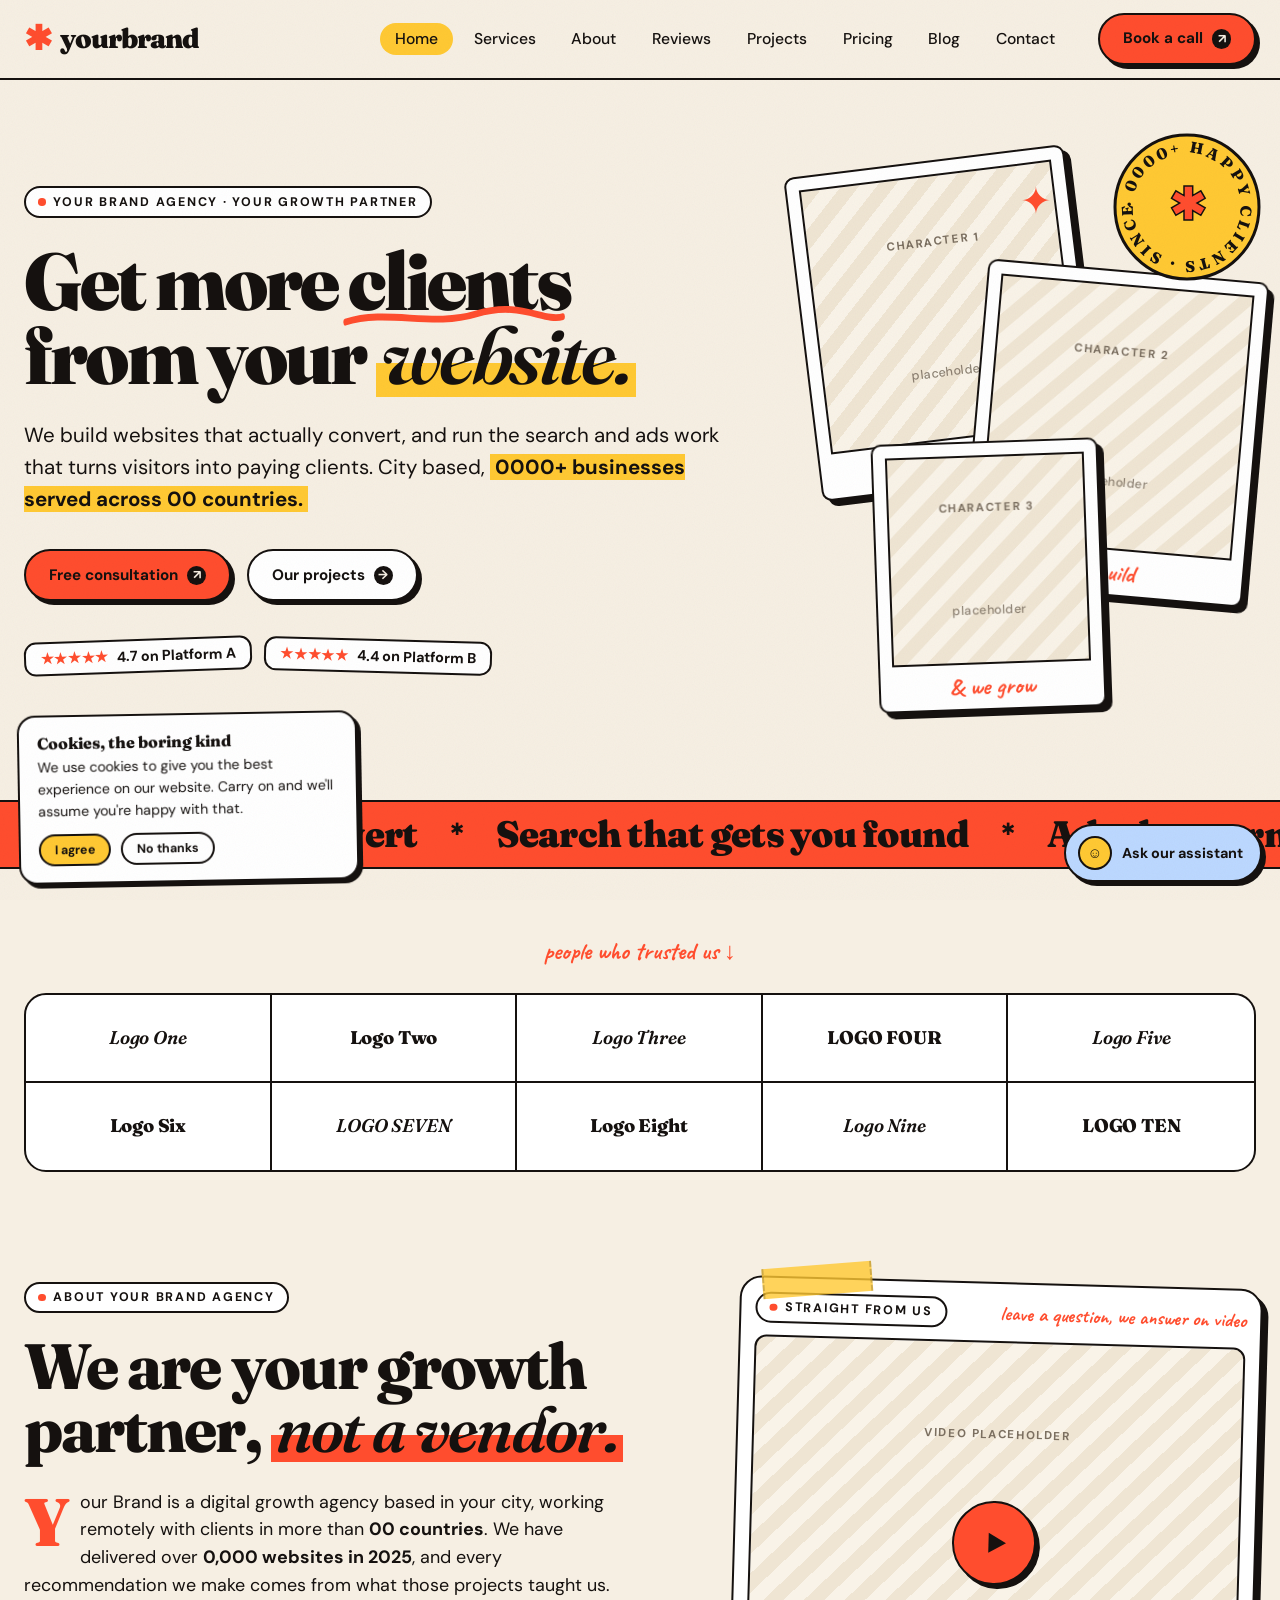
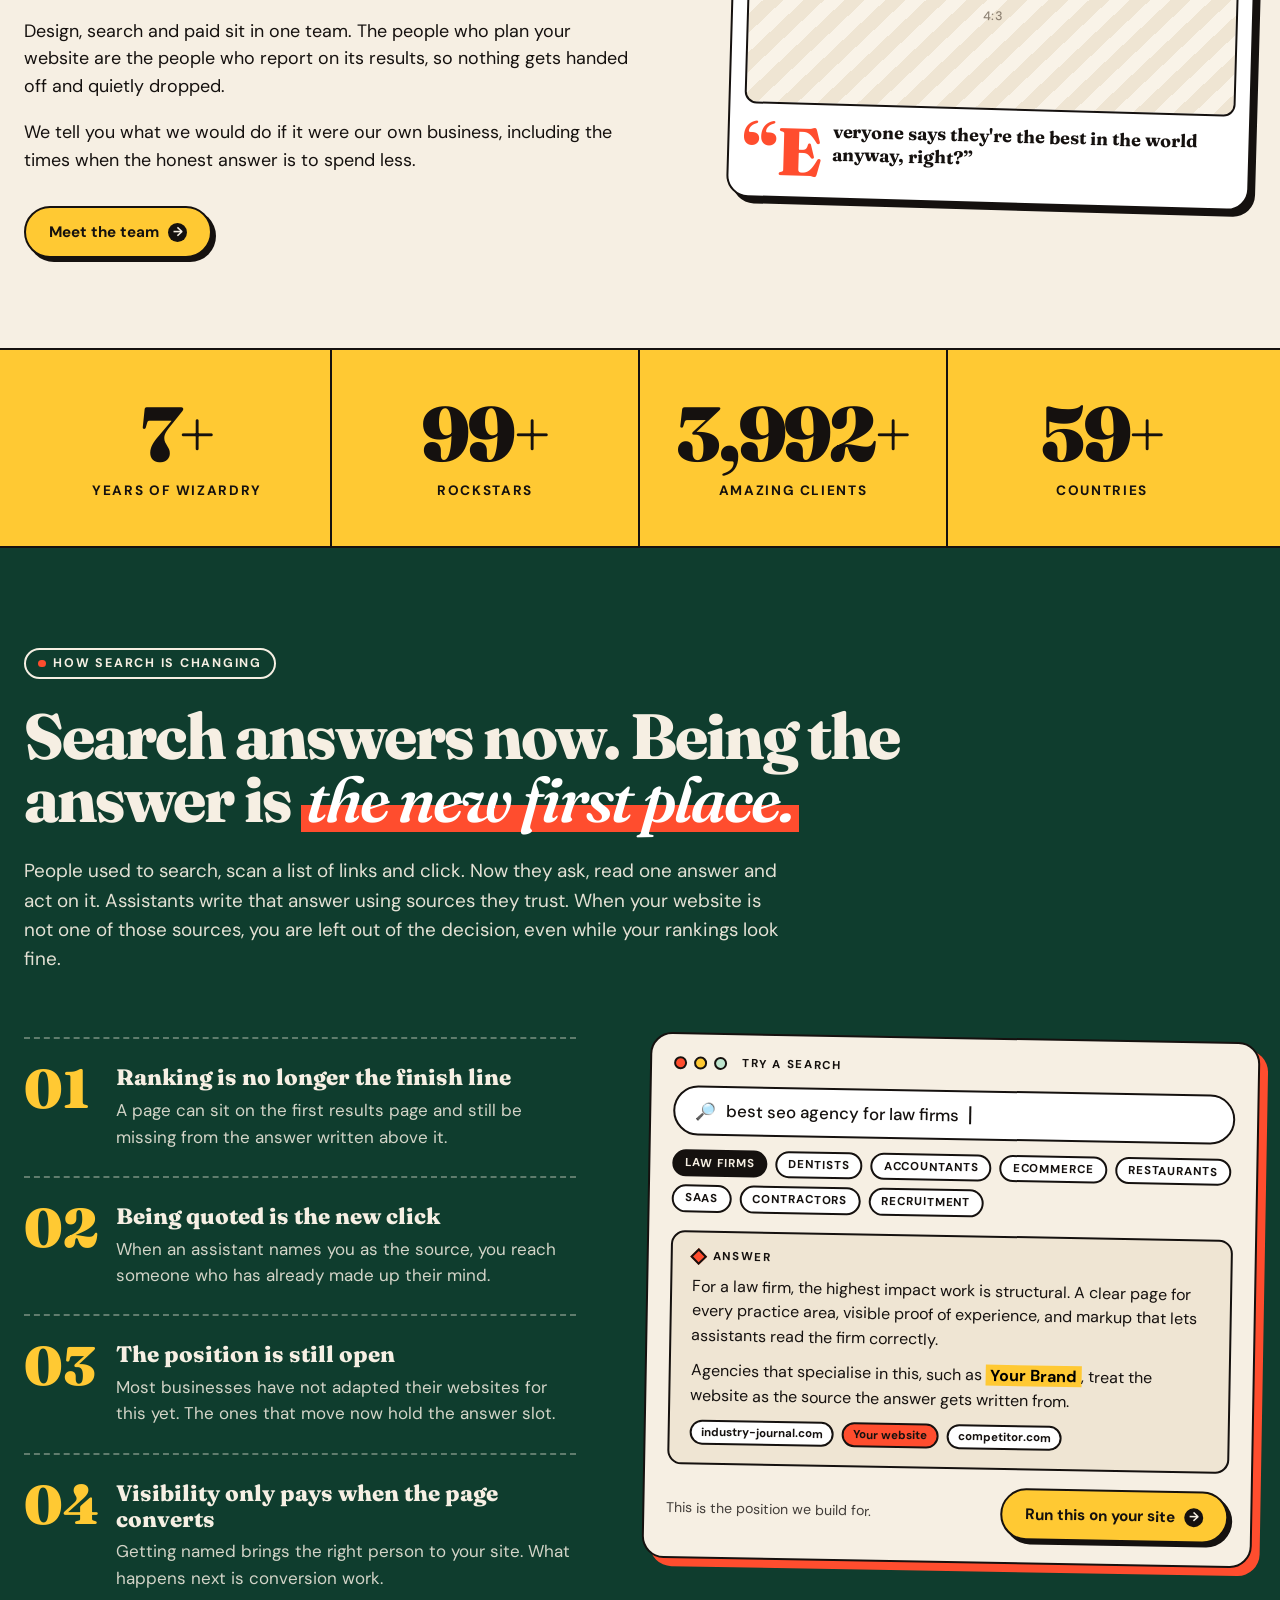
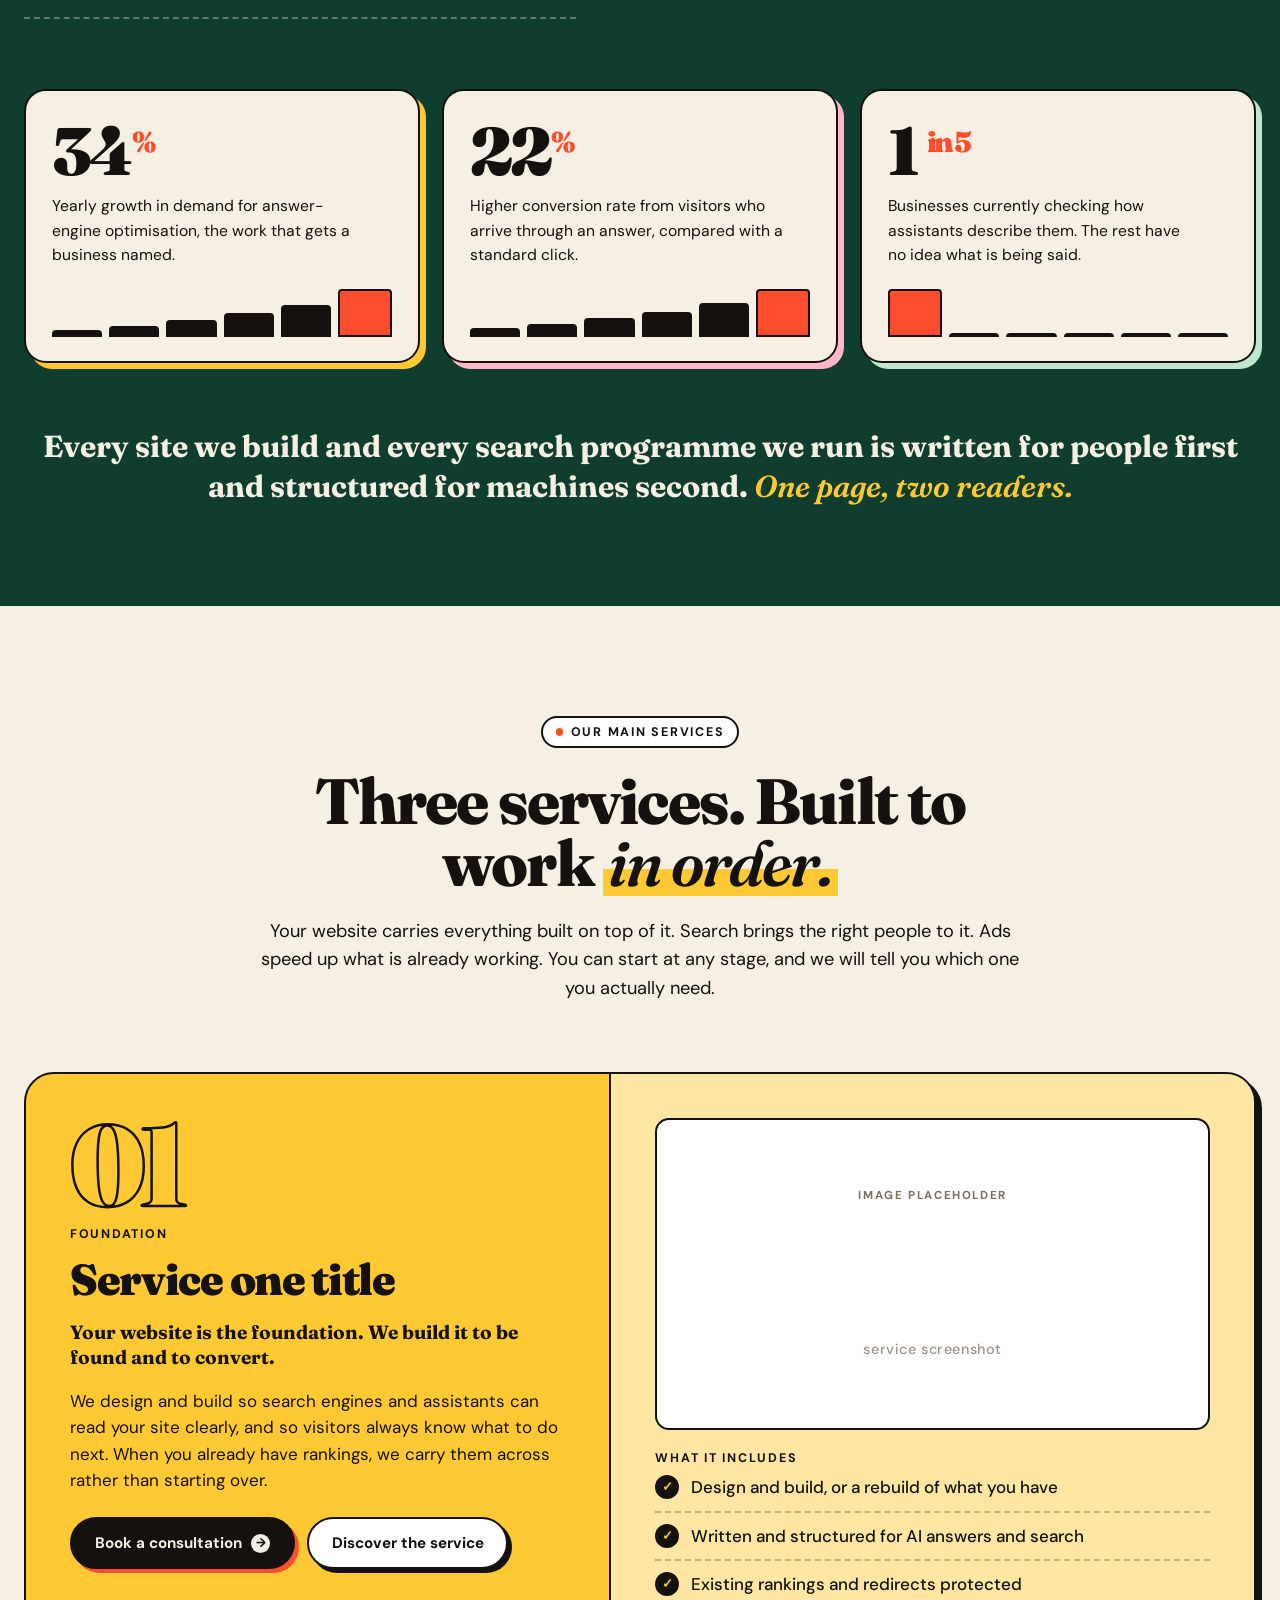
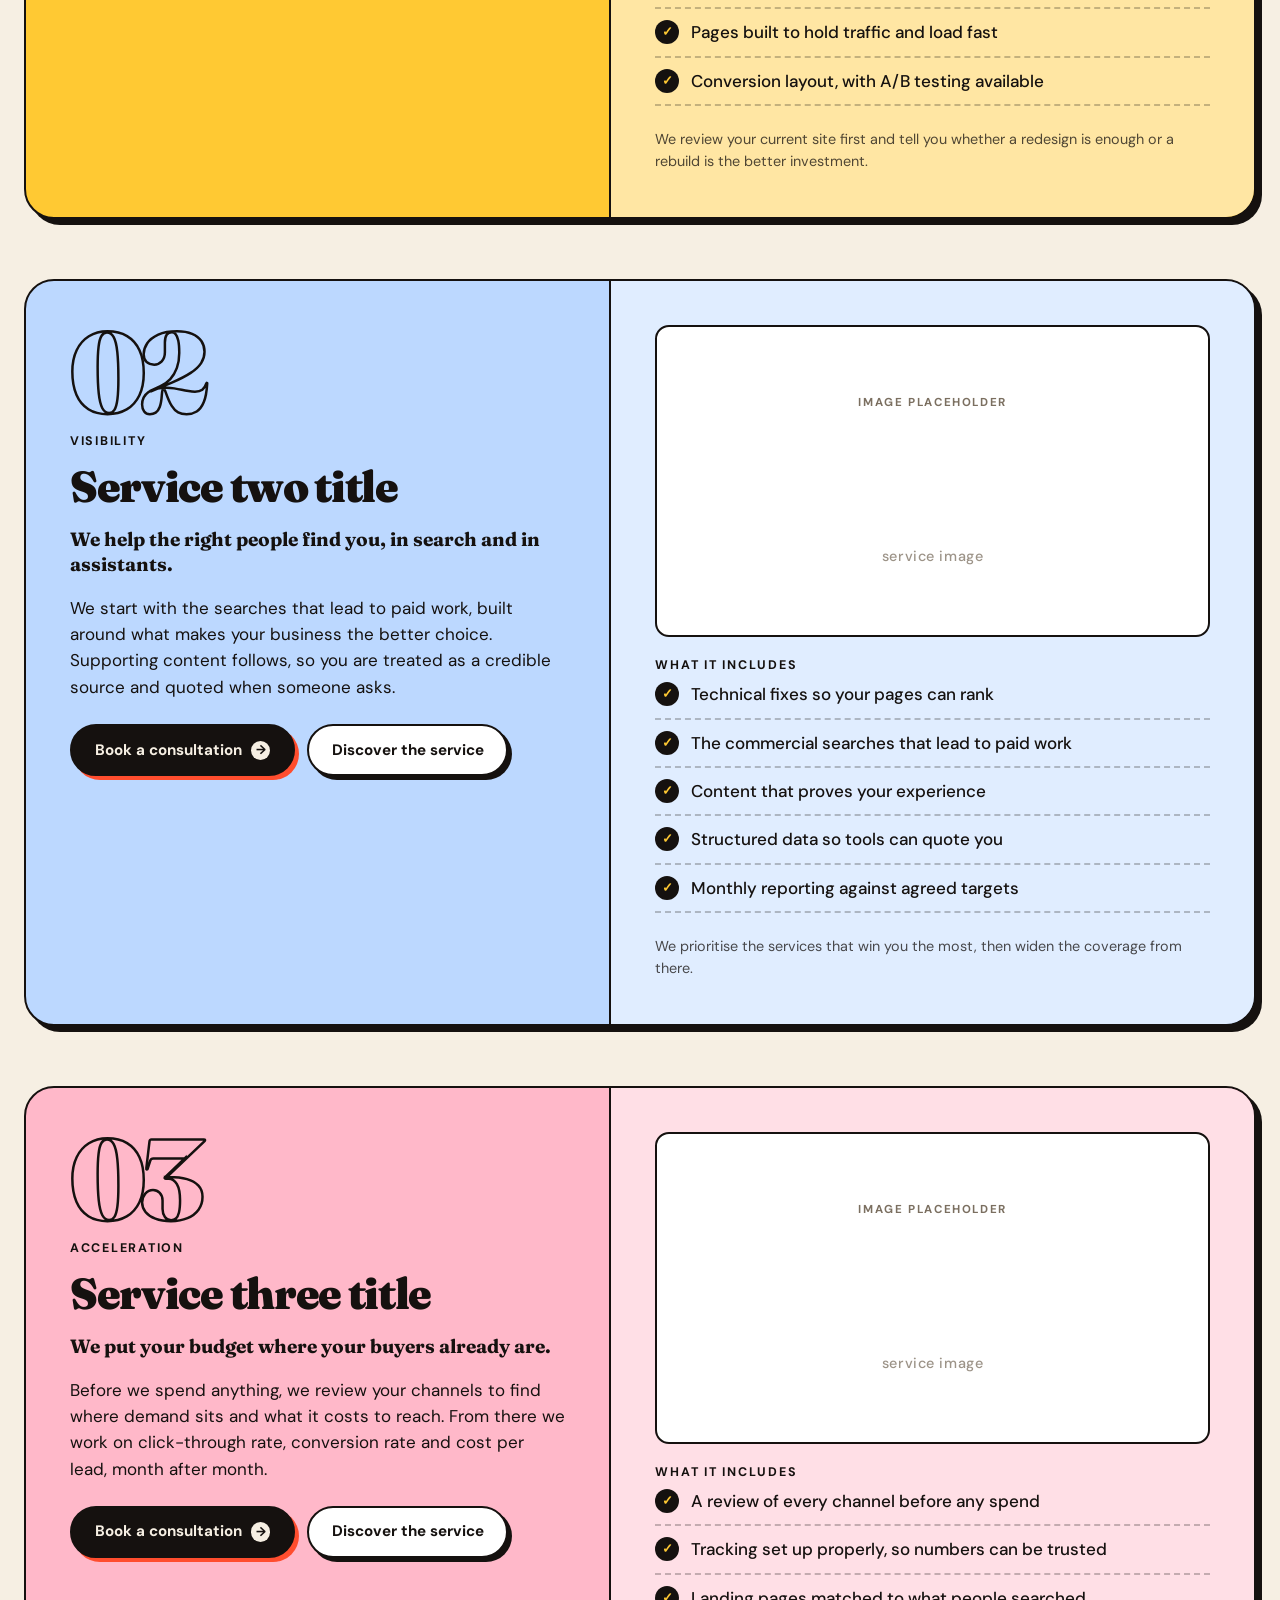
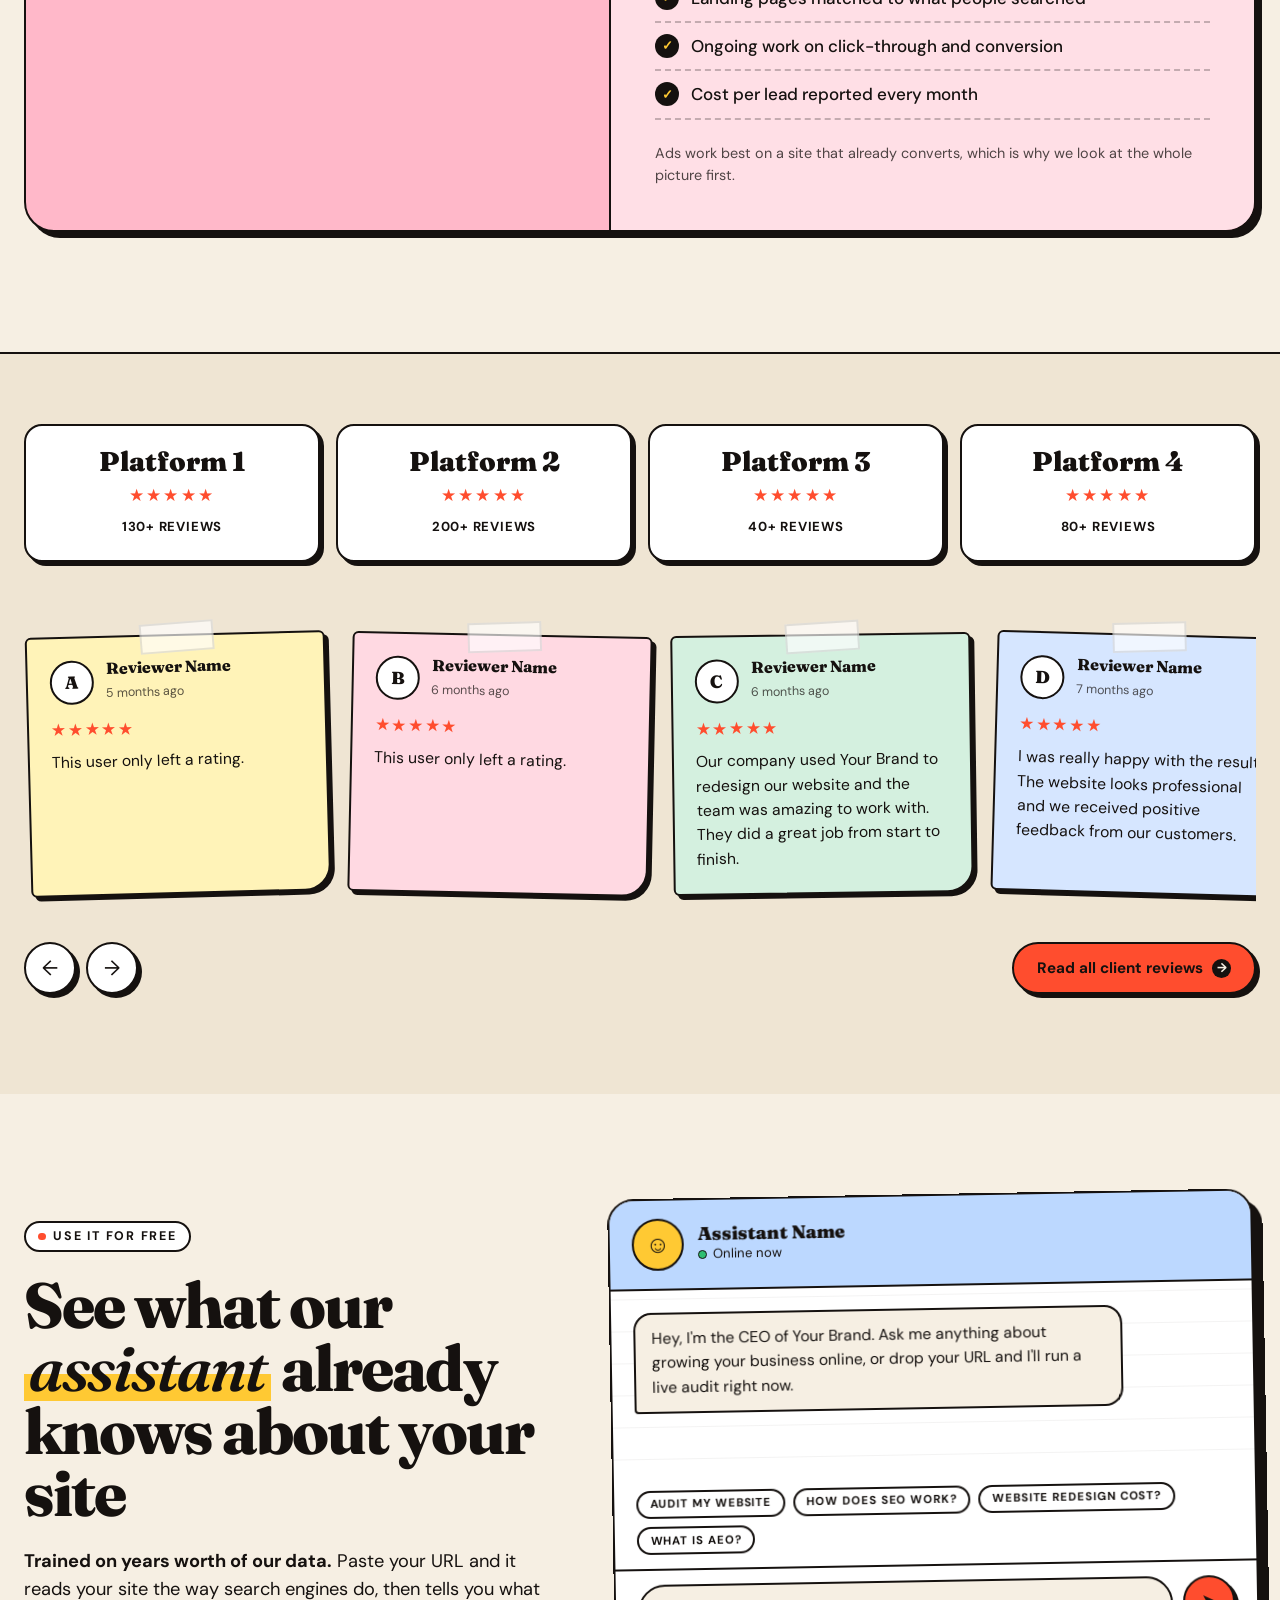
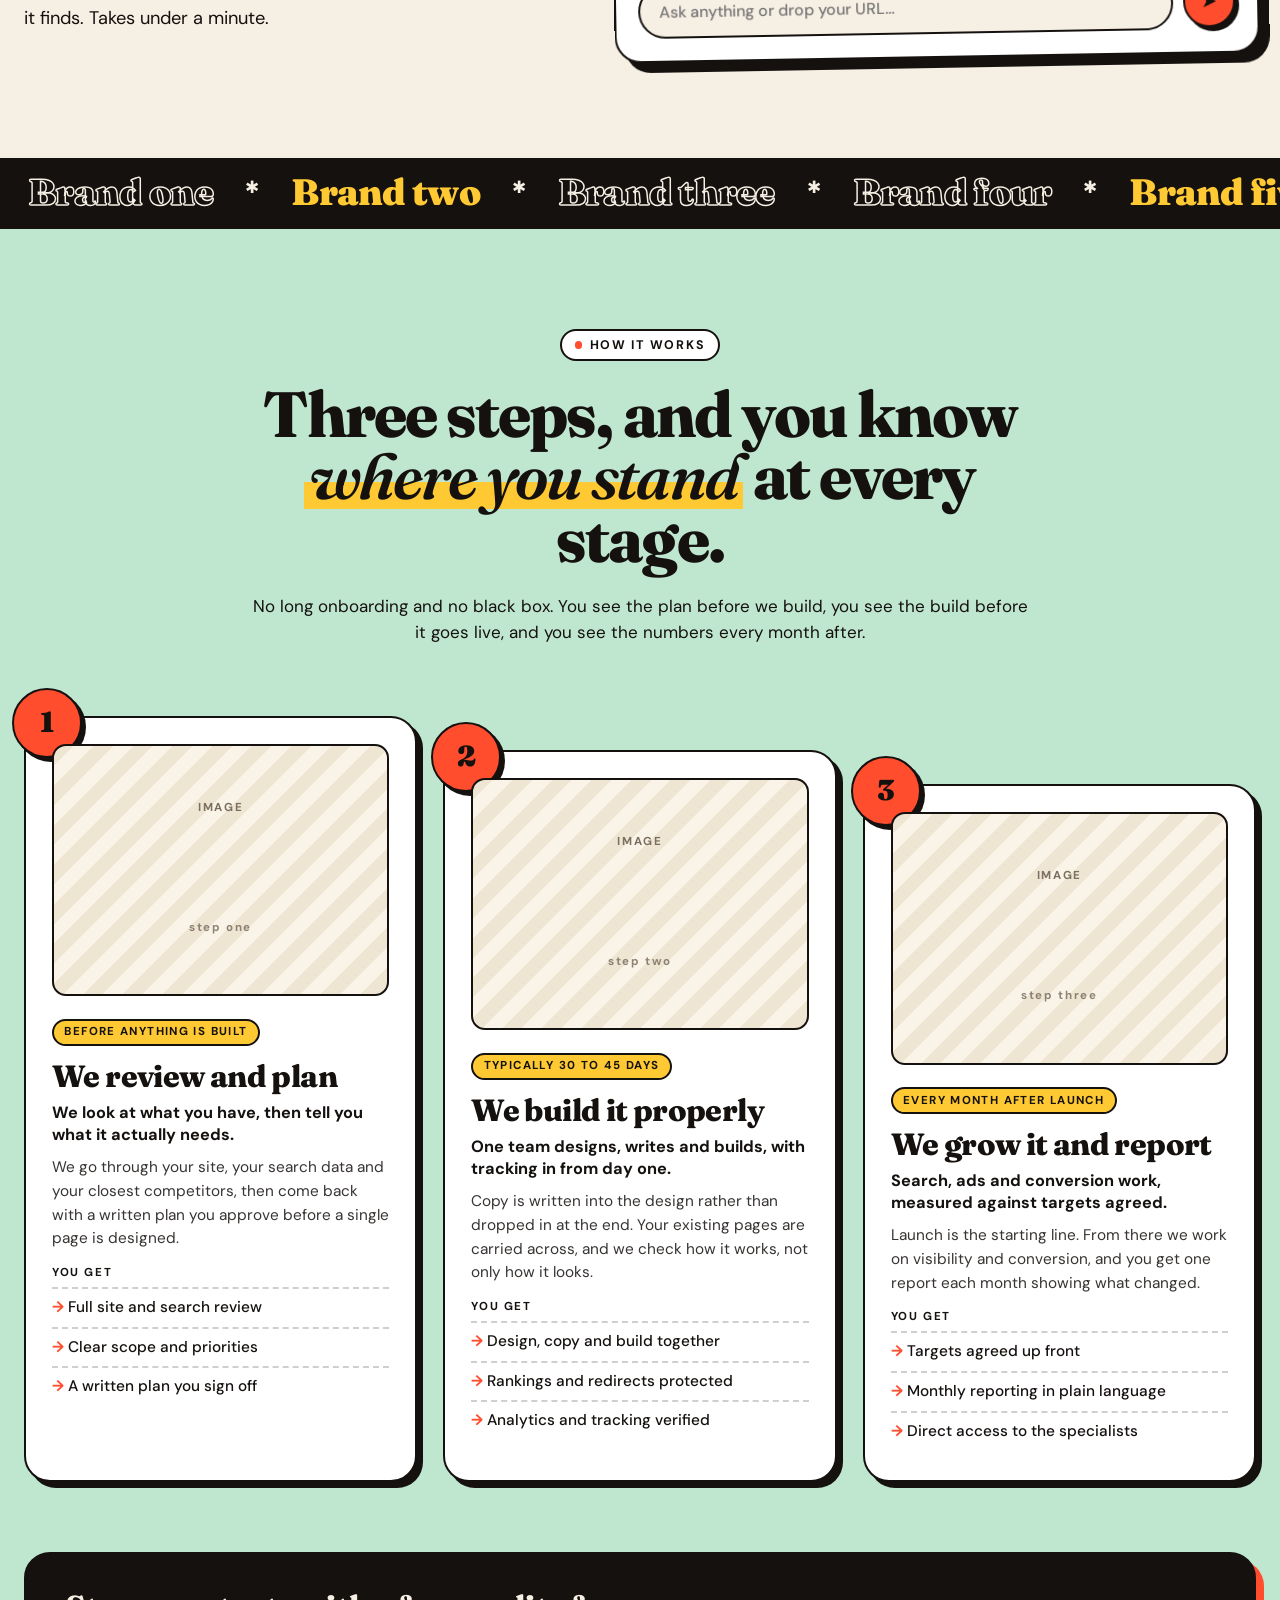
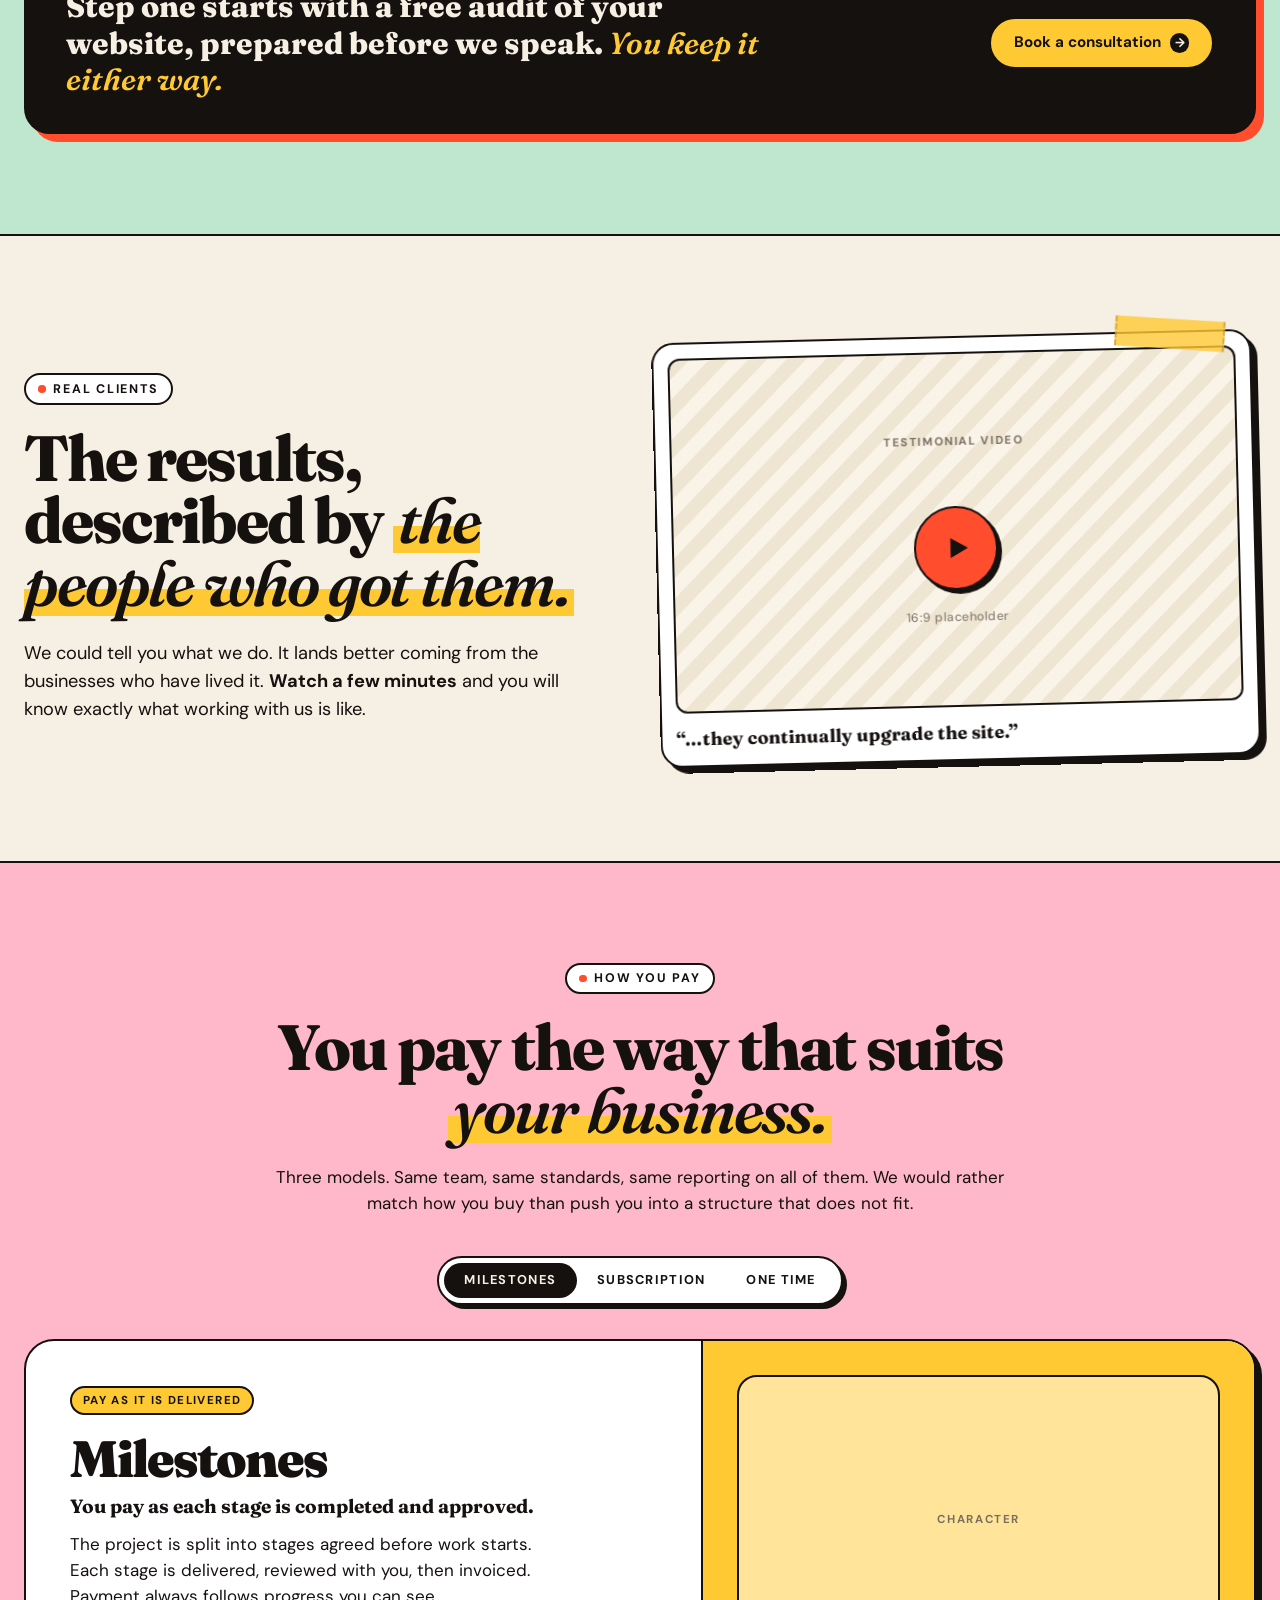
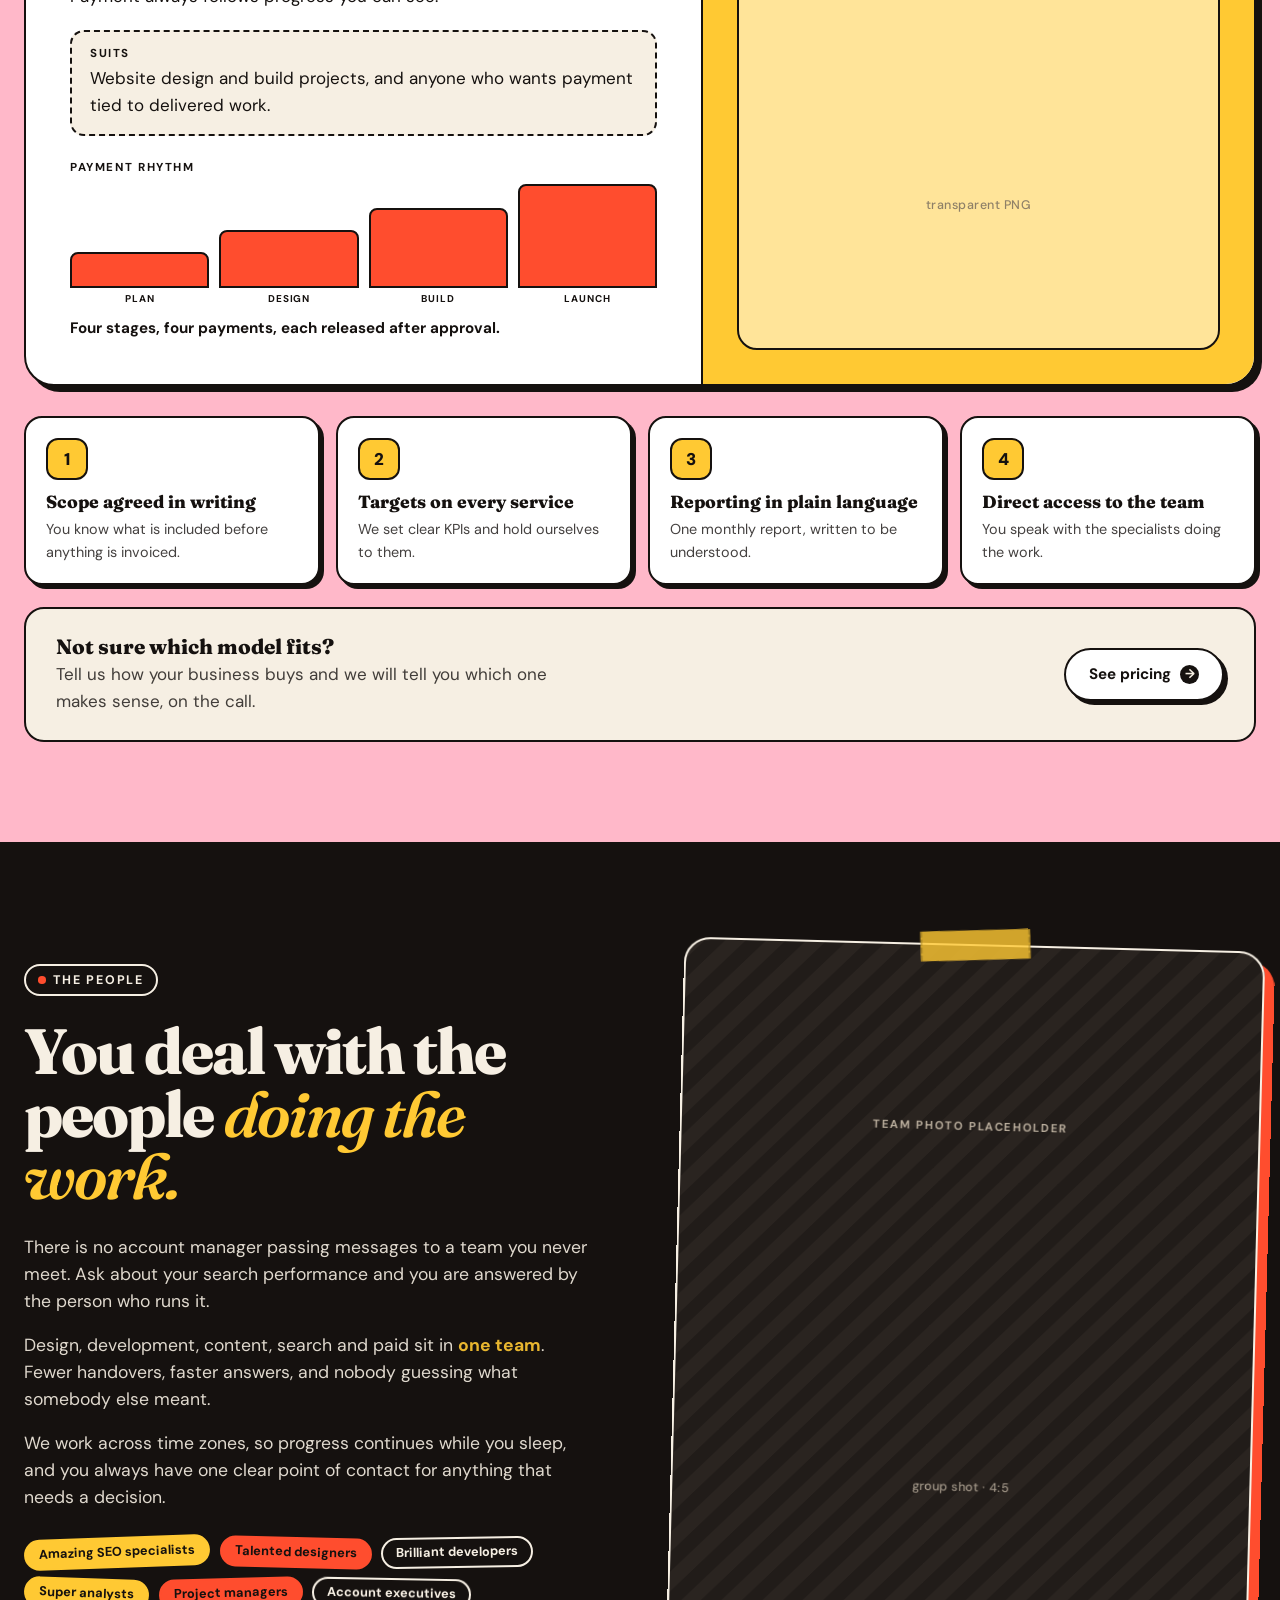
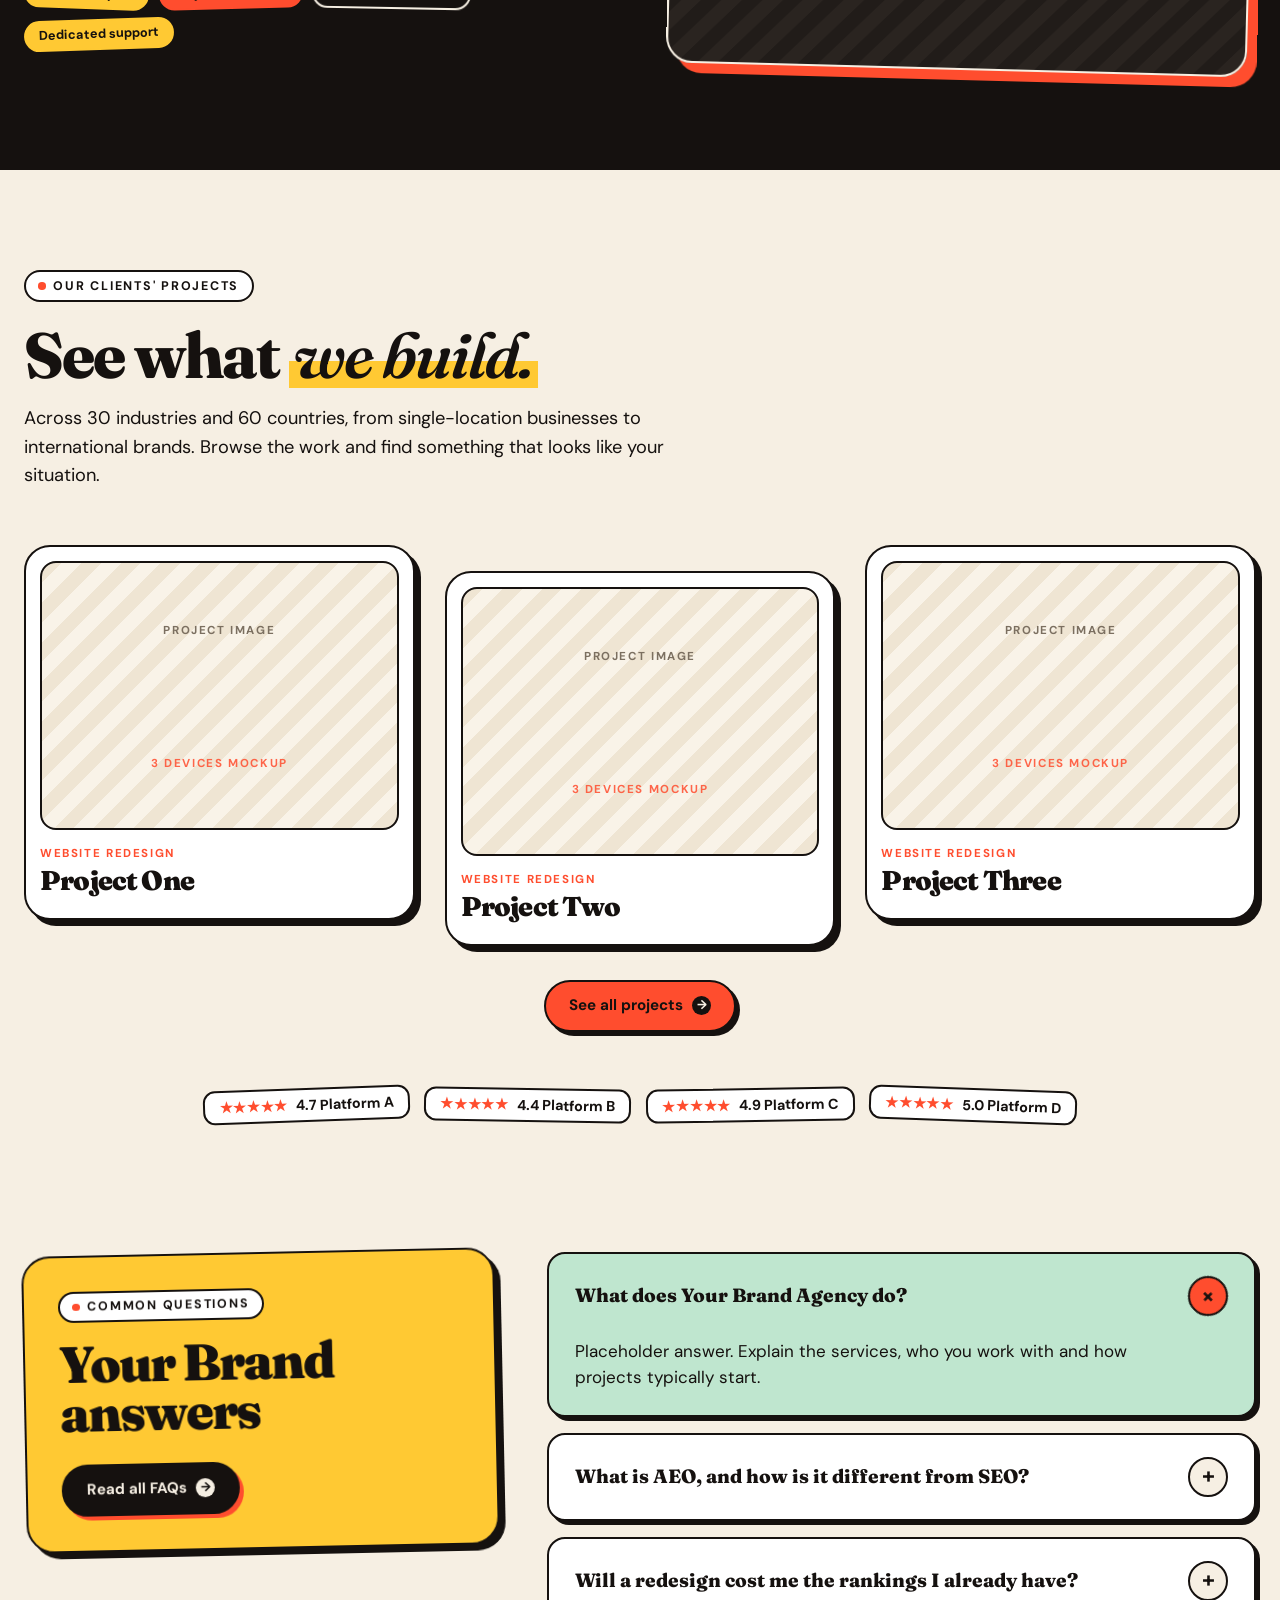
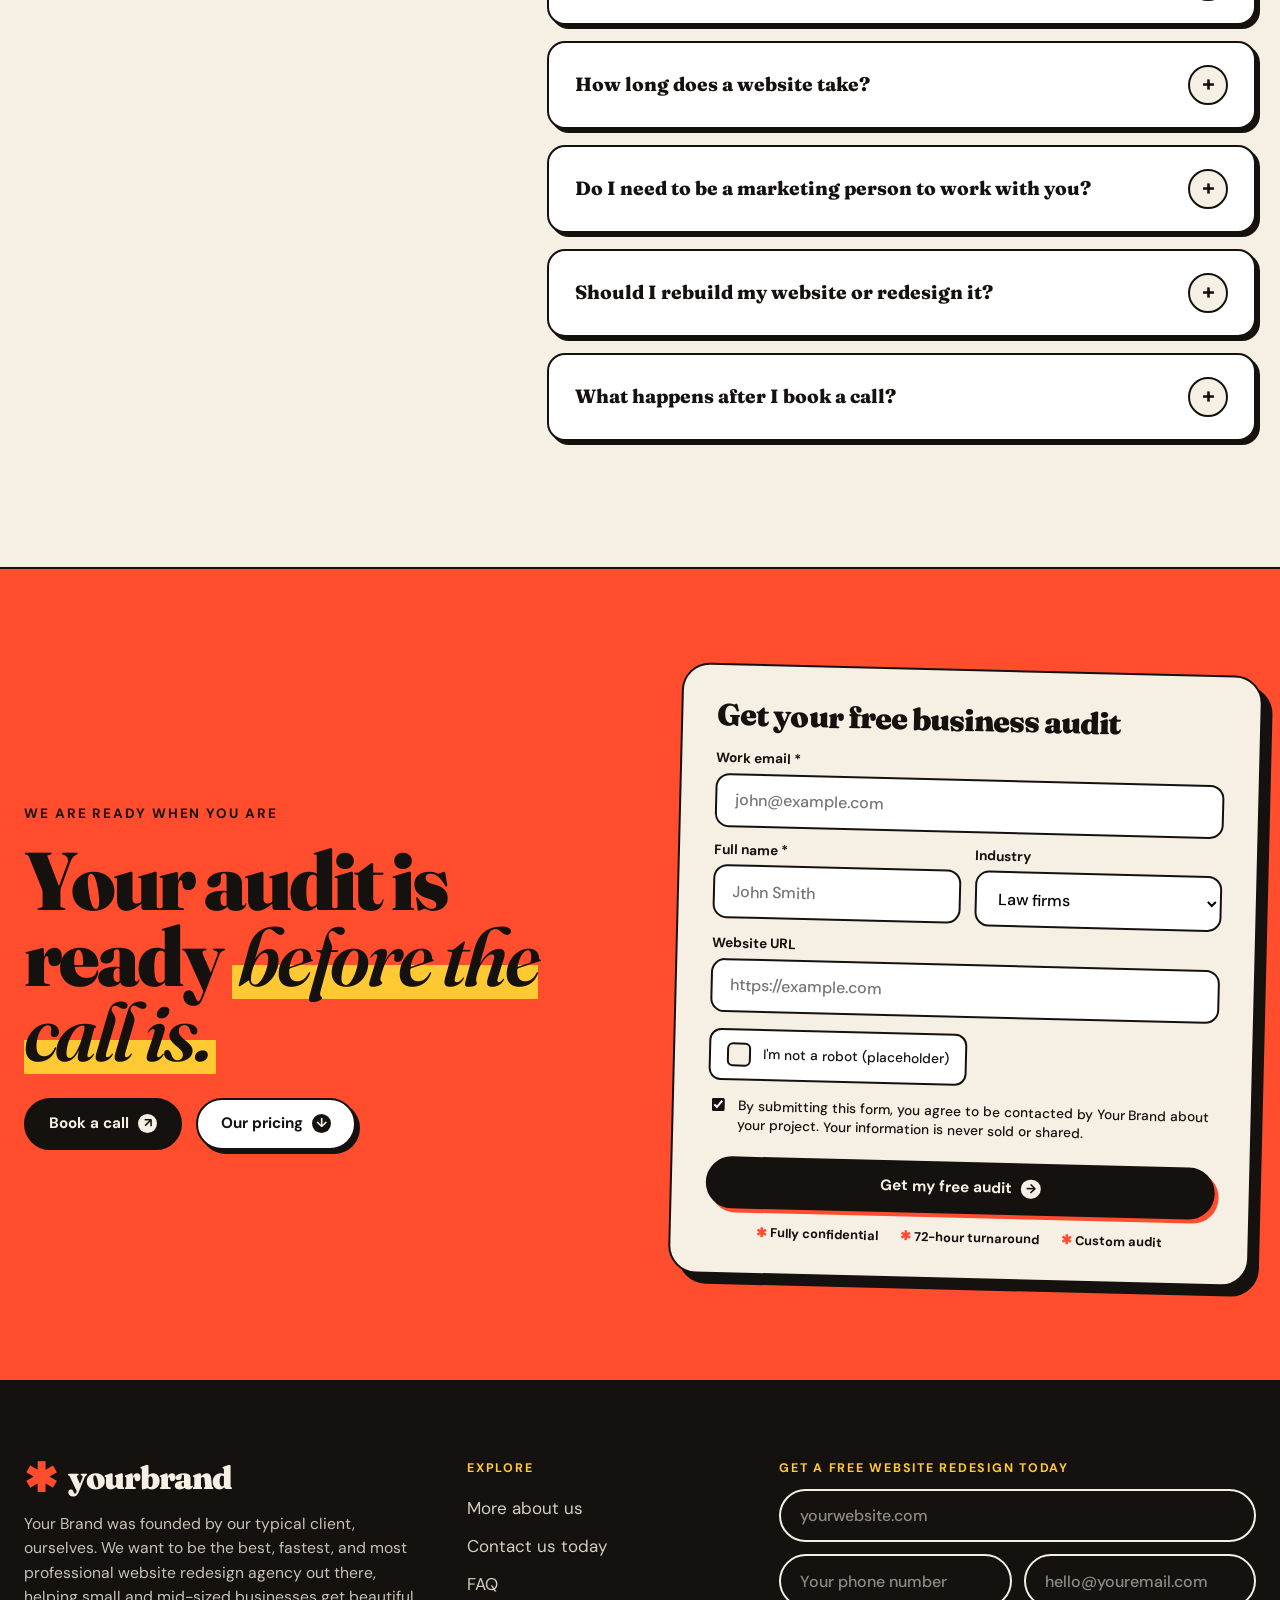
<file: replica/variation-editorial.html>
<!doctype html>
<html lang="en">
<head>
<meta charset="utf-8">
<meta name="viewport" content="width=device-width, initial-scale=1">
<title>Your Brand – Websites that bring in clients (editorial variation, placeholder content)</title>
<link rel="preconnect" href="https://fonts.googleapis.com">
<link rel="preconnect" href="https://fonts.gstatic.com" crossorigin>
<link href="https://fonts.googleapis.com/css2?family=DM+Sans:ital,opsz,wght@0,9..40,400;0,9..40,500;0,9..40,700;1,9..40,500&family=Fraunces:ital,opsz,wght@0,9..144,600;0,9..144,800;0,9..144,900;1,9..144,600;1,9..144,800&family=Caveat:wght@600;700&display=swap" rel="stylesheet">
<style>
:root{
  --paper:#f6efe3; --paper2:#efe5d3; --ink:#15110f; --tomato:#ff4d2e; --sun:#ffc933; --mint:#bfe6cf; --pine:#0f3d2e; --pink:#ffb8c9; --sky:#bcd8ff;
  --serif:"Fraunces","Iowan Old Style","Georgia",serif; --sans:"DM Sans","Helvetica Neue",Arial,sans-serif; --hand:"Caveat","Comic Sans MS",cursive;
  --r:22px; --bd:2.5px solid var(--ink); --sh:6px 6px 0 var(--ink); --sh-s:4px 4px 0 var(--ink);
  --w:min(1240px,100% - 48px);
}
*{box-sizing:border-box}
html{scroll-behavior:smooth}
body{margin:0;background:var(--paper);color:var(--ink);font-family:var(--sans);font-size:17px;line-height:1.55;overflow-x:hidden;-webkit-font-smoothing:antialiased}
body::before{content:"";position:fixed;inset:0;pointer-events:none;z-index:200;opacity:.05;mix-blend-mode:multiply;background-image:url("data:image/svg+xml;utf8,<svg xmlns='http://www.w3.org/2000/svg' width='160' height='160'><filter id='n'><feTurbulence type='fractalNoise' baseFrequency='.9' numOctaves='2' stitchTiles='stitch'/></filter><rect width='160' height='160' filter='url(%23n)'/></svg>")}
a{color:inherit}
img,svg{display:block;max-width:100%}
h1,h2,h3,h4,p,ul{margin:0}
ul{list-style:none;padding:0}
button{font:inherit;color:inherit;cursor:pointer;border:0;background:none}
.w{width:var(--w);margin-inline:auto}
.serif{font-family:var(--serif)}
.h1{font-family:var(--serif);font-weight:900;font-size:clamp(2.9rem,6.3vw,5.9rem);line-height:.92;letter-spacing:-.035em}
.h2{font-family:var(--serif);font-weight:800;font-size:clamp(2.2rem,5vw,4.4rem);line-height:.98;letter-spacing:-.03em}
.h3{font-family:var(--serif);font-weight:800;font-size:clamp(1.5rem,2.4vw,2.1rem);line-height:1.05;letter-spacing:-.02em}
em.i{font-style:italic;font-weight:600}
.hl{background:linear-gradient(transparent 58%,var(--sun) 58% 92%,transparent 92%);padding:0 .08em}
.hl--t{background:linear-gradient(transparent 58%,var(--tomato) 58% 92%,transparent 92%);color:var(--ink)}
.scribble{position:relative;display:inline-block}
.scribble svg{position:absolute;left:-2%;bottom:-.16em;width:104%;height:.34em;overflow:visible}
.scribble path{stroke:var(--tomato);stroke-width:5;fill:none;stroke-linecap:round;stroke-dasharray:420;stroke-dashoffset:420;animation:draw 1.2s .5s ease forwards}
@keyframes draw{to{stroke-dashoffset:0}}
.eyebrow{display:inline-flex;align-items:center;gap:.6em;font:700 .78rem/1 var(--sans);letter-spacing:.14em;text-transform:uppercase;padding:.6em 1em;border:var(--bd);border-radius:99px;background:#fff}
.eyebrow i{width:.6em;height:.6em;border-radius:50%;background:var(--tomato);display:block}
.hand{font-family:var(--hand);font-weight:700;font-size:1.5rem;line-height:1;color:var(--tomato)}
.btn{display:inline-flex;align-items:center;gap:.6em;padding:.95em 1.5em;border:var(--bd);border-radius:99px;background:var(--tomato);color:var(--ink);font:700 .95rem/1 var(--sans);text-decoration:none;box-shadow:var(--sh-s);transition:transform .15s,box-shadow .15s;white-space:nowrap}
.btn:hover{transform:translate(2px,2px);box-shadow:2px 2px 0 var(--ink)}
.btn:active{transform:translate(4px,4px);box-shadow:0 0 0 var(--ink)}
.btn--sun{background:var(--sun)}.btn--white{background:#fff}.btn--ink{background:var(--ink);color:var(--paper);box-shadow:4px 4px 0 var(--tomato)}
.btn--ink:hover{box-shadow:2px 2px 0 var(--tomato)}
.btn .ar{display:inline-grid;place-items:center;width:1.5em;height:1.5em;border-radius:50%;background:var(--ink);color:var(--paper);font-size:.8rem}
.ph{position:relative;display:grid;place-items:center;text-align:center;border:var(--bd);background:repeating-linear-gradient(135deg,var(--paper2) 0 14px,#f9f3e8 14px 28px);font:700 .72rem/1.5 var(--sans);letter-spacing:.14em;text-transform:uppercase;color:#7b6f60;overflow:hidden}
.ph small{display:block;font-weight:500;letter-spacing:.04em;text-transform:none;font-size:.78rem;opacity:.85}
.tape{position:absolute;width:110px;height:30px;background:rgba(255,201,51,.8);border-left:2px dashed rgba(0,0,0,.18);border-right:2px dashed rgba(0,0,0,.18);z-index:3}
[data-reveal]{opacity:0;transform:translateY(26px) rotate(var(--rot,0deg));transition:opacity .7s,transform .7s}
[data-reveal].in{opacity:1;transform:rotate(var(--rot,0deg))}

/* header */
.hdr{position:sticky;top:0;z-index:100;background:var(--paper);border-bottom:var(--bd)}
.hdr__in{width:var(--w);margin-inline:auto;display:flex;align-items:center;gap:28px;height:78px}
.logo{display:flex;align-items:center;gap:.35em;font:900 1.7rem/1 var(--serif);letter-spacing:-.04em;text-decoration:none}
.logo b{display:inline-block;color:var(--tomato);font-size:1.25em;animation:spin 9s linear infinite;line-height:.8}
@keyframes spin{to{transform:rotate(360deg)}}
.nav{display:flex;gap:6px;margin-left:auto}
.nav a{padding:.55em .95em;border-radius:99px;font:500 .98rem/1 var(--sans);text-decoration:none;transition:background .15s}
.nav a:hover,.nav a.on{background:var(--sun)}
.burger{display:none;margin-left:auto;width:48px;height:48px;border:var(--bd);border-radius:50%;background:#fff;font-size:1.3rem}
@media(max-width:980px){.nav{display:none;position:absolute;top:78px;left:0;right:0;flex-direction:column;background:var(--paper);padding:14px 24px 22px;border-bottom:var(--bd);margin:0}.nav.open{display:flex}.burger{display:grid;place-items:center}.hdr__cta{display:none}}

/* hero */
.hero{position:relative;padding:70px 0 90px;overflow:hidden}
.hero__grid{display:grid;grid-template-columns:1.3fr .8fr;gap:40px;align-items:center}
.hero__eyebrow{margin-bottom:26px}
.hero h1 .l2{display:block}
.hero__text{max-width:34em;font-size:1.28rem;margin:28px 0 34px}
.hero__text b{background:var(--sun);padding:0 .25em}
.hero__btns{display:flex;flex-wrap:wrap;gap:16px}
.stamps{display:flex;flex-wrap:wrap;gap:12px;margin-top:38px}
.stamp{display:inline-flex;align-items:center;gap:.55em;padding:.55em 1em;border:var(--bd);border-radius:12px;background:#fff;font:700 .9rem/1 var(--sans);transform:rotate(var(--r,0deg))}
.stamp .st{color:var(--tomato);letter-spacing:.05em}
.hero__art{position:relative;height:560px}
.pol{position:absolute;width:62%;background:#fff;border:var(--bd);border-radius:10px;padding:12px 12px 44px;box-shadow:var(--sh);transform:rotate(var(--rot))}
.pol .ph{aspect-ratio:1/1.05}
.pol span{position:absolute;left:0;right:0;bottom:10px;text-align:center}
.pol--1{--rot:-7deg;left:0;top:10px}.pol--2{--rot:5deg;right:0;top:120px;z-index:2}.pol--3{--rot:-2deg;left:16%;bottom:0;width:50%;z-index:3}
.badge{position:absolute;right:-6px;top:-18px;width:150px;height:150px;z-index:5;animation:spin 18s linear infinite}
.badge svg{width:100%;height:100%}
.sparkle{position:absolute;color:var(--tomato);font-size:2.4rem;animation:pulse 2.4s ease-in-out infinite}
@keyframes pulse{50%{transform:scale(1.25) rotate(20deg)}}
@media(max-width:900px){.hero__grid{grid-template-columns:1fr}.hero__art{height:440px}}

/* marquee */
.strip{background:var(--tomato);border-block:var(--bd);overflow:hidden;white-space:nowrap}
.strip__t{display:flex;width:max-content;animation:mq 30s linear infinite}
.strip__t span{padding:14px 28px;font:900 clamp(1.4rem,3vw,2.3rem)/1 var(--serif);letter-spacing:-.02em}
.strip__t i{font-style:normal;padding:14px 4px}
@keyframes mq{to{transform:translateX(-50%)}}
.strip--ink{background:var(--ink);color:var(--paper)}
.strip--ink .strip__t span{-webkit-text-stroke:1.5px var(--paper);color:transparent}
.strip--ink .strip__t span:nth-child(3n){-webkit-text-stroke:0;color:var(--sun)}

/* logos */
.logos{padding:70px 0 20px}
.logos__lab{text-align:center;margin-bottom:30px}
.logos__g{display:grid;grid-template-columns:repeat(5,1fr);border:var(--bd);border-radius:var(--r);overflow:hidden;background:#fff}
.logos__g div{padding:34px 12px;text-align:center;font:800 1.15rem/1 var(--serif);border-right:var(--bd);border-bottom:var(--bd);letter-spacing:-.01em}
.logos__g div:nth-child(5n){border-right:0}.logos__g div:nth-child(n+6){border-bottom:0}
.logos__g div:nth-child(odd){font-style:italic;font-weight:600}
@media(max-width:800px){.logos__g{grid-template-columns:repeat(2,1fr)}.logos__g div{border-right:var(--bd)!important;border-bottom:var(--bd)!important}}

/* about */
.about{padding:90px 0}
.about__g{display:grid;grid-template-columns:1.1fr .9fr;gap:70px;align-items:start}
.about h2{margin:22px 0 28px}
.about p{margin-bottom:18px;max-width:34em;font-size:1.12rem}
.about p:first-of-type::first-letter{font:900 4.2rem/.8 var(--serif);float:left;margin:6px 10px 0 0;color:var(--tomato)}
.about__btn{margin-top:14px}
.vid{position:relative;border:var(--bd);border-radius:var(--r);background:#fff;box-shadow:var(--sh);padding:14px;transform:rotate(1.6deg)}
.vid__top{display:flex;justify-content:space-between;align-items:center;margin-bottom:12px}
.vid__img{aspect-ratio:4/3;border-radius:12px}
.play{position:absolute;left:50%;top:50%;transform:translate(-50%,-50%);width:84px;height:84px;border-radius:50%;background:var(--tomato);border:var(--bd);box-shadow:var(--sh-s);display:grid;place-items:center;transition:transform .15s}
.play:hover{transform:translate(-50%,-50%) scale(1.08)}
.play svg{width:30px;height:30px;margin-left:4px}
.vid__cap{margin-top:14px;font:700 1.05rem/1.3 var(--serif)}
@media(max-width:900px){.about__g{grid-template-columns:1fr;gap:50px}}

/* stats */
.stats{background:var(--sun);border-block:var(--bd)}
.stats__g{display:grid;grid-template-columns:repeat(4,1fr)}
.stats__g div{padding:46px 20px;text-align:center;border-right:var(--bd)}
.stats__g div:last-child{border:0}
.stats b{display:block;font:900 clamp(3rem,6vw,5.4rem)/1 var(--serif);letter-spacing:-.04em}
.stats span{display:block;margin-top:10px;font:700 .85rem/1.2 var(--sans);letter-spacing:.12em;text-transform:uppercase}
@media(max-width:800px){.stats__g{grid-template-columns:1fr 1fr}.stats__g div:nth-child(2){border-right:0}.stats__g div:nth-child(-n+2){border-bottom:var(--bd)}}

/* shift */
.shift{background:var(--pine);color:var(--paper);padding:100px 0;position:relative;overflow:hidden}
.shift .eyebrow{background:transparent;color:var(--paper);border-color:var(--paper)}
.shift h2{margin:26px 0 26px;max-width:14em}
.shift h2 .hl{background:linear-gradient(transparent 58%,var(--tomato) 58% 92%,transparent 92%);color:#fff}
.shift__lead{max-width:40em;font-size:1.18rem;opacity:.92}
.shift__g{display:grid;grid-template-columns:.95fr 1.05fr;gap:70px;margin-top:64px;align-items:start}
.pts li{display:grid;grid-template-columns:76px 1fr;gap:16px;padding:26px 0;border-top:2px dashed rgba(246,239,227,.35)}
.pts li:last-child{border-bottom:2px dashed rgba(246,239,227,.35)}
.pts b{font:900 3.4rem/.9 var(--serif);color:var(--sun)}
.pts h4{font:800 1.4rem/1.15 var(--serif);margin-bottom:6px}
.pts p{opacity:.85}
.term{background:var(--paper);color:var(--ink);border:var(--bd);border-radius:var(--r);box-shadow:8px 8px 0 var(--tomato);padding:22px;transform:rotate(1deg)}
.term__bar{display:flex;gap:7px;align-items:center;margin-bottom:16px;font:700 .72rem/1 var(--sans);letter-spacing:.14em;text-transform:uppercase}
.term__bar i{width:13px;height:13px;border-radius:50%;border:2px solid var(--ink);display:block}
.term__bar i:nth-child(1){background:var(--tomato)}.term__bar i:nth-child(2){background:var(--sun)}.term__bar i:nth-child(3){background:var(--mint)}
.term__bar span{margin-left:8px}
.q{display:flex;align-items:center;gap:10px;border:var(--bd);border-radius:99px;padding:14px 20px;background:#fff;font:500 1.05rem/1 var(--sans);margin-bottom:14px}
.q .c{width:2px;height:1.1em;background:var(--ink);animation:blink 1s steps(1) infinite}
@keyframes blink{50%{opacity:0}}
.chips{display:flex;flex-wrap:wrap;gap:8px;margin-bottom:18px}
.chips button{padding:.5em .95em;border:2px solid var(--ink);border-radius:99px;background:#fff;font:700 .72rem/1 var(--sans);letter-spacing:.08em;text-transform:uppercase;transition:background .15s,transform .15s}
.chips button:hover{transform:translateY(-2px)}
.chips button.on{background:var(--ink);color:var(--paper)}
.ans{border:var(--bd);border-radius:14px;background:var(--paper2);padding:18px 20px;min-height:170px}
.ans__h{font:700 .72rem/1 var(--sans);letter-spacing:.14em;text-transform:uppercase;margin-bottom:12px;display:flex;align-items:center;gap:8px}
.ans__h i{width:12px;height:12px;background:var(--tomato);border:2px solid var(--ink);display:block;transform:rotate(45deg)}
.skel i{display:block;height:11px;border-radius:6px;background:#d9ccb6;margin-bottom:11px;animation:sk 1.2s ease-in-out infinite}.skel i:nth-child(2){width:84%}.skel i:nth-child(3){width:60%}
@keyframes sk{50%{opacity:.4}}
.ans p{font-size:1rem;margin-bottom:10px}
.ans mark{background:var(--sun);padding:0 .3em;font-weight:700}
.srcs{display:flex;gap:8px;flex-wrap:wrap;margin-top:12px}
.srcs span{padding:.4em .8em;border:2px solid var(--ink);border-radius:99px;font:700 .72rem/1 var(--sans);background:#fff}
.srcs .hl2{background:var(--tomato)}
.term__foot{display:flex;align-items:center;justify-content:space-between;gap:16px;margin-top:18px}
.term__foot p{font-size:.88rem;max-width:15em;opacity:.8}
.three{display:grid;grid-template-columns:repeat(3,1fr);gap:22px;margin-top:70px}
.stat{background:var(--paper);color:var(--ink);border:var(--bd);border-radius:var(--r);padding:26px 26px 24px;box-shadow:6px 6px 0 var(--sun);position:relative;min-height:240px}
.stat:nth-child(2){box-shadow:6px 6px 0 var(--pink)}.stat:nth-child(3){box-shadow:6px 6px 0 var(--mint)}
.stat b{font:900 4.2rem/1 var(--serif);letter-spacing:-.04em}
.stat b sup{font-size:1.8rem;color:var(--tomato)}
.stat p{margin:10px 0 70px;font-size:.98rem;max-width:20em}
.bars{position:absolute;left:26px;right:26px;bottom:24px;height:48px;display:flex;align-items:flex-end;gap:7px}
.bars i{flex:1;height:var(--h);background:var(--ink);border-radius:4px 4px 0 0}
.bars i.t{background:var(--tomato);border:2px solid var(--ink)}
.shift__close{text-align:center;margin-top:64px;font:700 clamp(1.3rem,2.4vw,1.9rem)/1.3 var(--serif)}
.shift__close em{color:var(--sun)}
@media(max-width:900px){.shift__g{grid-template-columns:1fr;gap:50px}.three{grid-template-columns:1fr}}

/* services (stacking cards) */
.svc{padding:110px 0 60px}
.svc__head{text-align:center;max-width:46em;margin:0 auto 70px}
.svc__head h2{margin:22px 0 22px}
.svc__head p{font-size:1.14rem}
.stack{position:relative}
.sc{position:sticky;top:calc(98px + var(--i)*26px);display:grid;grid-template-columns:.95fr 1.05fr;gap:0;border:var(--bd);border-radius:30px;overflow:hidden;box-shadow:var(--sh);margin-bottom:60px;background:var(--bg)}
.sc__l{padding:44px;display:flex;flex-direction:column;gap:18px}
.sc__n{font:900 clamp(4.5rem,9vw,8rem)/.8 var(--serif);letter-spacing:-.05em;-webkit-text-stroke:2.5px var(--ink);color:transparent}
.sc__tag{font:700 .78rem/1 var(--sans);letter-spacing:.14em;text-transform:uppercase}
.sc h3{font:900 clamp(2rem,3.4vw,3rem)/1 var(--serif);letter-spacing:-.03em}
.sc__sub{font:700 1.2rem/1.3 var(--serif)}
.sc p.d{max-width:30em}
.sc__btns{display:flex;flex-wrap:wrap;gap:12px;margin-top:6px}
.sc__r{padding:44px;background:rgba(255,255,255,.55);border-left:var(--bd);display:flex;flex-direction:column;gap:22px}
.sc__r .ph{aspect-ratio:16/9;border-radius:14px;background:#fff}
.sc__r h4{font:700 .78rem/1 var(--sans);letter-spacing:.14em;text-transform:uppercase}
.sc__r li{display:flex;gap:12px;padding:10px 0;border-bottom:2px dashed rgba(21,17,15,.25);font-weight:500}
.sc__r li::before{content:"✓";display:grid;place-items:center;flex:none;width:24px;height:24px;border-radius:50%;background:var(--ink);color:var(--sun);font-size:.8rem;font-weight:700;margin-top:1px}
.sc__r small{font-size:.9rem;opacity:.75}
@media(max-width:900px){.sc{grid-template-columns:1fr;position:relative;top:0}.sc__r{border-left:0;border-top:var(--bd)}.sc__l,.sc__r{padding:28px}}

/* reviews */
.rev{padding:70px 0 100px;background:var(--paper2);border-top:var(--bd)}
.plat{display:grid;grid-template-columns:repeat(4,1fr);gap:16px;margin-bottom:56px}
.plat div{text-align:center;padding:22px 10px;border:var(--bd);border-radius:18px;background:#fff;box-shadow:var(--sh-s)}
.plat b{display:block;font:900 1.7rem/1 var(--serif)}
.plat .s{color:var(--tomato);letter-spacing:.12em;margin:6px 0 4px;display:block}
.plat small{font-weight:700;font-size:.82rem;letter-spacing:.06em;text-transform:uppercase}
.rev__row{display:flex;gap:22px;overflow-x:auto;padding:16px 4px 40px;scroll-snap-type:x mandatory;scrollbar-width:none}
.rev__row::-webkit-scrollbar{display:none}
.note{flex:0 0 300px;scroll-snap-align:start;border:var(--bd);border-radius:6px 6px 26px 6px;padding:22px;background:var(--c);box-shadow:var(--sh-s);transform:rotate(var(--rot));min-height:250px;position:relative}
.note::before{content:"";position:absolute;left:50%;top:-14px;width:70px;height:26px;margin-left:-35px;background:rgba(255,255,255,.65);border:2px solid rgba(0,0,0,.1);transform:rotate(-3deg)}
.note header{display:flex;align-items:center;gap:12px;margin-bottom:12px}
.av{width:44px;height:44px;border-radius:50%;border:var(--bd);background:#fff;display:grid;place-items:center;font:900 1.1rem/1 var(--serif)}
.note b{display:block;font:800 1rem/1.1 var(--serif)}.note small{font-size:.78rem;opacity:.7}
.note .s{color:var(--tomato);letter-spacing:.1em}
.note p{margin-top:8px;font-size:.98rem}
.rev__nav{display:flex;justify-content:space-between;align-items:center;margin-top:8px;flex-wrap:wrap;gap:16px}
.arrows{display:flex;gap:10px}
.arrows button{width:52px;height:52px;border:var(--bd);border-radius:50%;background:#fff;box-shadow:var(--sh-s);font-size:1.3rem;transition:transform .15s,box-shadow .15s}
.arrows button:hover{transform:translate(2px,2px);box-shadow:2px 2px 0 var(--ink)}
@media(max-width:800px){.plat{grid-template-columns:1fr 1fr}}

/* try ai chat */
.try{padding:100px 0}
.try__g{display:grid;grid-template-columns:.9fr 1.1fr;gap:60px;align-items:center}
.try h2{margin:22px 0 22px}
.try p{font-size:1.14rem;max-width:30em}
.chat{border:var(--bd);border-radius:26px;background:#fff;box-shadow:10px 10px 0 var(--ink);overflow:hidden;transform:rotate(-1deg)}
.chat__h{display:flex;align-items:center;gap:14px;padding:18px 22px;background:var(--sky);border-bottom:var(--bd)}
.chat__av{width:52px;height:52px;border-radius:50%;border:var(--bd);background:var(--sun);display:grid;place-items:center;font-size:1.5rem}
.chat__h b{display:block;font:900 1.15rem/1.1 var(--serif)}.chat__h small{display:flex;align-items:center;gap:6px;font-size:.82rem}
.chat__h small i{width:9px;height:9px;border-radius:50%;background:#2fbf71;border:1.5px solid var(--ink);display:block}
.chat__m{padding:22px;display:flex;flex-direction:column;gap:12px;min-height:200px;max-height:290px;overflow:auto;background:repeating-linear-gradient(0deg,transparent 0 31px,rgba(21,17,15,.05) 31px 32px)}
.m{max-width:82%;padding:12px 16px;border:var(--bd);border-radius:18px 18px 18px 4px;background:var(--paper);font-size:.98rem}
.m.me{align-self:flex-end;background:var(--tomato);border-radius:18px 18px 4px 18px}
.chat__c{display:flex;flex-wrap:wrap;gap:8px;padding:0 22px 14px}
.chat__c button{padding:.55em 1em;border:2px solid var(--ink);border-radius:99px;background:#fff;font:700 .72rem/1 var(--sans);letter-spacing:.08em;text-transform:uppercase}
.chat__c button:hover{background:var(--sun)}
.chat__f{display:flex;gap:10px;padding:14px 22px 22px;border-top:var(--bd)}
.chat__f input{flex:1;border:var(--bd);border-radius:99px;padding:.9em 1.2em;font:500 1rem var(--sans);background:var(--paper);outline:none}
.chat__f input:focus{background:#fff}
.chat__f button{width:52px;height:52px;border-radius:50%;border:var(--bd);background:var(--tomato);font-size:1.2rem;box-shadow:var(--sh-s)}
@media(max-width:900px){.try__g{grid-template-columns:1fr}}

/* how */
.how{padding:100px 0;background:var(--mint);border-block:var(--bd)}
.how__head{text-align:center;max-width:46em;margin:0 auto 70px}
.how__head h2{margin:22px 0}
.steps{display:grid;grid-template-columns:repeat(3,1fr);gap:26px}
.step{position:relative;background:#fff;border:var(--bd);border-radius:26px;box-shadow:var(--sh);padding:26px 26px 30px}
.step:nth-child(2){margin-top:34px}.step:nth-child(3){margin-top:68px}
.step__n{position:absolute;left:-14px;top:-30px;width:70px;height:70px;border-radius:50%;background:var(--tomato);border:var(--bd);display:grid;place-items:center;font:900 1.8rem/1 var(--serif);box-shadow:var(--sh-s)}
.step .ph{aspect-ratio:4/3;border-radius:14px;margin-bottom:20px}
.step .tag{display:inline-block;font:700 .72rem/1 var(--sans);letter-spacing:.12em;text-transform:uppercase;padding:.5em .9em;border:2px solid var(--ink);border-radius:99px;background:var(--sun);margin-bottom:14px}
.step h3{margin-bottom:10px}
.step h4{font:700 1.02rem/1.35 var(--sans);margin-bottom:10px}
.step p{font-size:.96rem;margin-bottom:16px;opacity:.85}
.step small{display:block;font:700 .72rem/1 var(--sans);letter-spacing:.14em;margin-bottom:8px}
.step li{padding:7px 0;border-top:2px dashed rgba(21,17,15,.2);font-weight:500;font-size:.96rem}
.step li::before{content:"→ ";color:var(--tomato);font-weight:700}
.cta{margin-top:70px;display:flex;justify-content:space-between;align-items:center;gap:24px;flex-wrap:wrap;background:var(--ink);color:var(--paper);border-radius:26px;padding:34px 40px;border:var(--bd);box-shadow:8px 8px 0 var(--tomato)}
.cta p{font:800 clamp(1.3rem,2.4vw,1.9rem)/1.2 var(--serif);max-width:24em}
.cta em{color:var(--sun)}
@media(max-width:900px){.steps{grid-template-columns:1fr;gap:50px}.step:nth-child(n){margin-top:0}}

/* results */
.res{padding:100px 0}
.res__g{display:grid;grid-template-columns:1fr 1.05fr;gap:60px;align-items:center}
.res h2{margin:22px 0 24px}
.res p{font-size:1.14rem;max-width:30em}
.res .vid{transform:rotate(-1.4deg)}
@media(max-width:900px){.res__g{grid-template-columns:1fr}}

/* pricing */
.price{padding:100px 0;background:var(--pink);border-block:var(--bd)}
.price__head{text-align:center;max-width:44em;margin:0 auto 40px}
.price__head h2{margin:22px 0}
.tg{display:flex;width:max-content;max-width:100%;margin:0 auto 34px;border:var(--bd);border-radius:99px;background:#fff;box-shadow:var(--sh-s);padding:5px}
.tg button{padding:.85em 1.6em;border-radius:99px;font:700 .8rem/1 var(--sans);letter-spacing:.1em;text-transform:uppercase;transition:background .2s,color .2s}
.tg button.on{background:var(--ink);color:var(--paper)}
.pc{display:grid;grid-template-columns:1.1fr .9fr;border:var(--bd);border-radius:30px;background:#fff;box-shadow:var(--sh);overflow:hidden}
.pc__l{padding:44px}
.pc .tag{display:inline-block;font:700 .72rem/1 var(--sans);letter-spacing:.12em;text-transform:uppercase;padding:.55em .95em;border:2px solid var(--ink);border-radius:99px;background:var(--sun)}
.pc h3{font:900 clamp(2.4rem,4vw,3.6rem)/1 var(--serif);letter-spacing:-.04em;margin:18px 0 10px}
.pc h4{font:700 1.2rem/1.3 var(--serif);margin-bottom:12px}
.pc__l>p{max-width:28em;margin-bottom:20px}
.suits{border:2px dashed var(--ink);border-radius:14px;padding:16px 18px;margin-bottom:26px;background:var(--paper)}
.suits small{display:block;font:700 .72rem/1 var(--sans);letter-spacing:.14em;margin-bottom:6px}
.pb{display:flex;align-items:flex-end;gap:10px;height:120px;margin-bottom:10px}
.pb div{flex:1;display:flex;flex-direction:column;justify-content:flex-end;height:100%;text-align:center}
.pb i{display:block;height:var(--h);background:var(--tomato);border:var(--bd);border-radius:8px 8px 0 0;transition:height .5s}
.pb span{font:700 .62rem/1 var(--sans);letter-spacing:.1em;margin-top:6px}
.pc__r{background:var(--sun);border-left:var(--bd);padding:34px;display:grid;place-items:center}
.pc__r .ph{width:100%;height:100%;min-height:300px;border-radius:20px;background:rgba(255,255,255,.5)}
.tiles{display:grid;grid-template-columns:repeat(4,1fr);gap:16px;margin-top:30px}
.tile{background:#fff;border:var(--bd);border-radius:18px;padding:20px;box-shadow:var(--sh-s)}
.tile i{display:grid;place-items:center;width:42px;height:42px;border-radius:12px;border:var(--bd);background:var(--sun);margin-bottom:12px;font-style:normal;font-weight:900}
.tile b{display:block;font:800 1.1rem/1.15 var(--serif);margin-bottom:6px}
.tile p{font-size:.9rem;opacity:.8}
.ns{display:flex;justify-content:space-between;align-items:center;gap:20px;flex-wrap:wrap;margin-top:22px;padding:26px 30px;border:var(--bd);border-radius:20px;background:var(--paper)}
.ns b{font:800 1.3rem/1.2 var(--serif)}.ns p{opacity:.8;max-width:30em}
@media(max-width:900px){.pc{grid-template-columns:1fr}.pc__r{border-left:0;border-top:var(--bd)}.tiles{grid-template-columns:1fr 1fr}.pc__l{padding:26px}}

/* people */
.ppl{padding:100px 0;background:var(--ink);color:var(--paper)}
.ppl__g{display:grid;grid-template-columns:1fr 1fr;gap:70px;align-items:center}
.ppl .eyebrow{background:transparent;color:var(--paper);border-color:var(--paper)}
.ppl h2{margin:24px 0 26px}
.ppl h2 em{color:var(--sun)}
.ppl p{margin-bottom:16px;font-size:1.1rem;opacity:.9;max-width:32em}
.ppl p b{color:var(--sun)}
.tags{display:flex;flex-wrap:wrap;gap:10px;margin-top:26px}
.tags span{padding:.55em 1em;border-radius:99px;border:2px solid var(--paper);font:700 .8rem/1 var(--sans);transform:rotate(var(--rot,0deg))}
.tags span:nth-child(3n+1){background:var(--sun);color:var(--ink);border-color:var(--sun)}
.tags span:nth-child(3n+2){background:var(--tomato);color:var(--ink);border-color:var(--tomato)}
.team{position:relative}
.team .ph{aspect-ratio:4/5;border-radius:26px;box-shadow:10px 10px 0 var(--tomato);background:repeating-linear-gradient(135deg,#2a2420 0 14px,#211c19 14px 28px);color:#b9ad9c;border-color:var(--paper)}
.team .tape{left:50%;top:-14px;margin-left:-55px;transform:rotate(-3deg)}
@media(max-width:900px){.ppl__g{grid-template-columns:1fr}}

/* projects */
.prj{padding:100px 0}
.prj h2{margin:22px 0 18px}
.prj__t{max-width:36em;font-size:1.14rem}
.pg{display:grid;grid-template-columns:repeat(3,1fr);gap:30px;margin:56px 0 46px}
.pj{display:block;text-decoration:none;border:var(--bd);border-radius:26px;background:#fff;box-shadow:var(--sh);padding:14px 14px 22px;transition:transform .2s,box-shadow .2s}
.pj:nth-child(2){transform:translateY(26px)}
.pj:hover{transform:translate(3px,3px) rotate(-.6deg);box-shadow:3px 3px 0 var(--ink)}
.pj .ph{aspect-ratio:4/3;border-radius:16px;margin-bottom:18px}
.pj small{display:block;font:700 .72rem/1 var(--sans);letter-spacing:.14em;text-transform:uppercase;color:var(--tomato)}
.pj b{display:block;font:900 1.7rem/1.1 var(--serif);letter-spacing:-.03em;margin-top:6px}
.prj__c{text-align:center;margin-top:60px}
.rt{display:flex;flex-wrap:wrap;justify-content:center;gap:14px;margin-top:56px}
@media(max-width:900px){.pg{grid-template-columns:1fr}.pj:nth-child(2){transform:none}}

/* faq */
.faq{padding:30px 0 110px}
.faq__g{display:grid;grid-template-columns:.8fr 1.2fr;gap:50px;align-items:start}
.faq__c{position:sticky;top:110px;background:var(--sun);border:var(--bd);border-radius:28px;box-shadow:var(--sh);padding:34px;transform:rotate(-1.2deg)}
.faq__c h3{font:900 clamp(2.4rem,4vw,3.5rem)/.95 var(--serif);letter-spacing:-.04em;margin:18px 0 26px}
.fq details{border:var(--bd);border-radius:18px;background:#fff;margin-bottom:16px;box-shadow:var(--sh-s);transition:background .2s}
.fq details[open]{background:var(--mint)}
.fq summary{list-style:none;display:flex;justify-content:space-between;align-items:center;gap:16px;padding:22px 26px;font:800 1.2rem/1.2 var(--serif);cursor:pointer}
.fq summary::-webkit-details-marker{display:none}
.fq summary::after{content:"+";display:grid;place-items:center;flex:none;width:36px;height:36px;border-radius:50%;border:var(--bd);background:var(--paper);font:700 1.4rem/1 var(--sans);transition:transform .25s}
.fq details[open] summary::after{transform:rotate(45deg);background:var(--tomato)}
.fq p{padding:0 26px 24px;max-width:36em}
@media(max-width:900px){.faq__g{grid-template-columns:1fr}.faq__c{position:relative;top:0}}

/* audit */
.audit{background:var(--tomato);border-block:var(--bd);padding:100px 0;position:relative;overflow:hidden}
.audit__g{display:grid;grid-template-columns:1fr 1fr;gap:70px;align-items:center}
.audit small.k{font:700 .85rem/1 var(--sans);letter-spacing:.14em;text-transform:uppercase}
.audit h2{margin:18px 0 28px}
.audit h2 .hl{background:linear-gradient(transparent 58%,var(--sun) 58% 92%,transparent 92%)}
.audit__b{display:flex;flex-wrap:wrap;gap:14px}
.form{background:var(--paper);border:var(--bd);border-radius:28px;box-shadow:10px 10px 0 var(--ink);padding:34px;transform:rotate(1.4deg)}
.form h3{font:900 1.9rem/1 var(--serif);letter-spacing:-.03em;margin-bottom:22px}
.form label{display:block;font:700 .85rem/1 var(--sans);margin-bottom:16px}
.form input[type=email],.form input[type=text],.form input[type=url],.form select{display:block;width:100%;margin-top:8px;padding:.9em 1.1em;border:var(--bd);border-radius:14px;background:#fff;font:500 1rem var(--sans);outline:none}
.form input:focus,.form select:focus{box-shadow:var(--sh-s)}
.form .r2{display:grid;grid-template-columns:1fr 1fr;gap:14px}
.form .cons{display:flex;gap:10px;align-items:flex-start;font-weight:500;font-size:.85rem;line-height:1.4}
.form .cons input{margin-top:2px;accent-color:var(--ink);flex:none}
.form .btn{width:100%;justify-content:center;margin-top:6px}
.trust{display:flex;flex-wrap:wrap;justify-content:center;gap:10px 22px;margin-top:18px;font:700 .8rem/1 var(--sans)}
.trust li::before{content:"✱ ";color:var(--tomato)}
.cap{display:flex;align-items:center;gap:12px;border:var(--bd);border-radius:12px;background:#fff;padding:12px 16px;width:max-content;margin-bottom:16px;font:500 .85rem var(--sans)}
.cap i{width:24px;height:24px;border:var(--bd);border-radius:6px;background:var(--paper);display:block}
@media(max-width:900px){.audit__g{grid-template-columns:1fr}}

/* footer */
.ftr{background:var(--ink);color:var(--paper);padding:80px 0 30px;overflow:hidden}
.ftr__g{display:grid;grid-template-columns:1.2fr .8fr 1fr;gap:50px}
.ftr .logo{font-size:2rem;margin-bottom:18px;color:var(--paper)}
.ftr p{opacity:.8;max-width:26em;font-size:.98rem}
.ftr li{padding:6px 0}.ftr li a{text-decoration:none;opacity:.85}.ftr li a:hover{opacity:1;color:var(--sun)}
.ftr h4{font:700 .78rem/1 var(--sans);letter-spacing:.14em;text-transform:uppercase;color:var(--sun);margin-bottom:14px}
.addr{margin-top:20px}.addr b{display:block;font:800 1.15rem/1.2 var(--serif)}
.ftr form{display:grid;gap:12px}
.ftr input{padding:.9em 1.2em;border-radius:99px;border:2px solid var(--paper);background:transparent;color:var(--paper);font:500 1rem var(--sans);outline:none}
.ftr input::placeholder{color:rgba(246,239,227,.55)}
.ftr input:focus{background:rgba(246,239,227,.08)}
.ftr .r2{display:grid;grid-template-columns:1fr 1fr;gap:12px}
.huge{font:900 clamp(3.4rem,17.5vw,19rem)/.85 var(--serif);letter-spacing:-.06em;color:var(--paper);opacity:1;margin:60px 0 0;white-space:nowrap;text-align:center;-webkit-text-stroke:0}
.huge span{color:var(--tomato)}
.legal{display:flex;justify-content:space-between;gap:12px;flex-wrap:wrap;border-top:2px dashed rgba(246,239,227,.3);margin-top:26px;padding-top:20px;font-size:.85rem;opacity:.7}
@media(max-width:900px){.ftr__g{grid-template-columns:1fr}}

/* overlays */
.ck{position:fixed;left:18px;bottom:18px;z-index:150;width:min(340px,calc(100% - 36px));background:#fff;border:var(--bd);border-radius:18px;box-shadow:var(--sh-s);padding:16px 18px;font-size:.88rem;transform:rotate(-1deg)}
.ck b{font:800 1rem var(--serif);display:block;margin-bottom:4px}
.ck div{display:flex;gap:10px;margin-top:12px}
.ck button{padding:.6em 1.1em;border:var(--bd);border-radius:99px;font:700 .78rem/1 var(--sans);background:var(--sun)}
.ck button.g{background:#fff}
.ck.hide{display:none}
.fab{position:fixed;right:18px;bottom:18px;z-index:150;display:flex;align-items:center;gap:10px;padding:.7em 1.2em .7em .8em;border:var(--bd);border-radius:99px;background:var(--sky);box-shadow:var(--sh-s);font:700 .9rem/1 var(--sans);text-decoration:none}
.fab i{display:grid;place-items:center;width:34px;height:34px;border-radius:50%;background:var(--sun);border:var(--bd);font-style:normal}
@media(max-width:600px){.fab{font-size:0;gap:0;padding:.45em;bottom:96px;right:14px}.fab i{font-size:1rem}.ck{bottom:14px;left:14px}}
@media(prefers-reduced-motion:reduce){*{animation:none!important;transition:none!important}[data-reveal]{opacity:1;transform:none}}
</style>
</head>
<body>

<header class="hdr" id="top">
  <div class="hdr__in">
    <a class="logo" href="#top"><b>✱</b>yourbrand</a>
    <nav class="nav" id="nav" aria-label="Main">
      <a class="on" href="#top">Home</a><a href="#services">Services</a><a href="#about">About</a><a href="#reviews">Reviews</a><a href="#projects">Projects</a><a href="#pricing">Pricing</a><a href="#faq">Blog</a><a href="#audit">Contact</a>
    </nav>
    <a class="btn hdr__cta" href="#audit">Book a call <span class="ar">↗</span></a>
    <button class="burger" id="burger" aria-label="Menu">☰</button>
  </div>
</header>

<section class="hero">
  <div class="w hero__grid">
    <div>
      <span class="eyebrow hero__eyebrow"><i></i>Your Brand Agency · your growth partner</span>
      <h1 class="h1">Get more <span class="scribble">clients<svg viewBox="0 0 300 20" preserveAspectRatio="none"><path d="M3 14C60 4 120 18 180 8s90 6 117 2"/></svg></span> <span class="l2">from your <em class="i hl">website.</em></span></h1>
      <p class="hero__text">We build websites that actually convert, and run the search and ads work that turns visitors into paying clients. City based, <b>0000+ businesses served across 00 countries.</b></p>
      <div class="hero__btns"><a class="btn" href="#audit">Free consultation <span class="ar">↗</span></a><a class="btn btn--white" href="#projects">Our projects <span class="ar">→</span></a></div>
      <div class="stamps"><span class="stamp" style="--r:-2deg"><span class="st">★★★★★</span> 4.7 on Platform A</span><span class="stamp" style="--r:1.5deg"><span class="st">★★★★★</span> 4.4 on Platform B</span></div>
    </div>
    <div class="hero__art" aria-hidden="true">
      <div class="badge"><svg viewBox="0 0 150 150"><defs><path id="c" d="M75 75m-54 0a54 54 0 1 1 108 0a54 54 0 1 1-108 0"/></defs><circle cx="75" cy="75" r="72" fill="#ffc933" stroke="#15110f" stroke-width="3"/><text font-family="Fraunces,serif" font-weight="800" font-size="15.500" letter-spacing="2.800" fill="#15110f"><textPath href="#c">· 0000+ HAPPY CLIENTS · SINCE 20XX ·</textPath></text><text x="75" y="88" text-anchor="middle" font-family="Fraunces,serif" font-weight="900" font-size="44" fill="#ff4d2e" stroke="#15110f" stroke-width="1.500">✱</text></svg></div>
      <div class="pol pol--1"><div class="ph">Character 1<small>placeholder</small></div><span class="hand">hello!</span></div>
      <div class="pol pol--2"><div class="ph">Character 2<small>placeholder</small></div><span class="hand">we build</span></div>
      <div class="pol pol--3"><div class="ph">Character 3<small>placeholder</small></div><span class="hand">& we grow</span></div>
      <span class="sparkle" style="left:48%;top:4%">✦</span><span class="sparkle" style="right:2%;bottom:14%;animation-delay:.8s">✦</span>
    </div>
  </div>
</section>

<div class="strip"><div class="strip__t" id="mq1"></div></div>

<section class="logos"><div class="w">
  <p class="logos__lab hand">people who trusted us ↓</p>
  <div class="logos__g"><div>Logo One</div><div>Logo Two</div><div>Logo Three</div><div>LOGO FOUR</div><div>Logo Five</div><div>Logo Six</div><div>LOGO SEVEN</div><div>Logo Eight</div><div>Logo Nine</div><div>LOGO TEN</div></div>
</div></section>

<section class="about" id="about"><div class="w about__g">
  <div data-reveal>
    <span class="eyebrow"><i></i>About your brand agency</span>
    <h2 class="h2">We are your growth partner, <em class="i hl--t hl">not a vendor.</em></h2>
    <p>Your Brand is a digital growth agency based in your city, working remotely with clients in more than <b>00 countries</b>. We have delivered over <b>0,000 websites in 2025</b>, and every recommendation we make comes from what those projects taught us.</p>
    <p>Design, search and paid sit in one team. The people who plan your website are the people who report on its results, so nothing gets handed off and quietly dropped.</p>
    <p>We tell you what we would do if it were our own business, including the times when the honest answer is to spend less.</p>
    <a class="btn btn--sun about__btn" href="#people">Meet the team <span class="ar">→</span></a>
  </div>
  <div class="vid" data-reveal style="--rot:1.6deg">
    <span class="tape" style="left:20px;top:-14px;transform:rotate(-6deg)"></span>
    <div class="vid__top"><span class="eyebrow"><i></i>Straight from us</span><span class="hand" style="font-size:1.25rem">leave a question, we answer on video</span></div>
    <div class="ph vid__img">Video placeholder<small>4:3</small></div>
    <button class="play" aria-label="Play"><svg viewBox="0 0 24 24"><path d="M6 4v16l14-8z" fill="#15110f"/></svg></button>
    <p class="vid__cap">“Everyone says they're the best in the world anyway, right?”</p>
  </div>
</div></section>

<section class="stats"><div class="w stats__g">
  <div><b data-count="7" data-s="+">7+</b><span>Years of wizardry</span></div>
  <div><b data-count="99" data-s="+">99+</b><span>Rockstars</span></div>
  <div><b data-count="3992" data-s="+">3,992+</b><span>Amazing clients</span></div>
  <div><b data-count="59" data-s="+">59+</b><span>Countries</span></div>
</div></section>

<section class="shift" id="ai"><div class="w">
  <span class="eyebrow"><i></i>How search is changing</span>
  <h2 class="h2">Search answers now. Being the answer is <em class="i hl">the new first place.</em></h2>
  <p class="shift__lead">People used to search, scan a list of links and click. Now they ask, read one answer and act on it. Assistants write that answer using sources they trust. When your website is not one of those sources, you are left out of the decision, even while your rankings look fine.</p>
  <div class="shift__g">
    <ul class="pts">
      <li data-reveal><b>01</b><div><h4>Ranking is no longer the finish line</h4><p>A page can sit on the first results page and still be missing from the answer written above it.</p></div></li>
      <li data-reveal><b>02</b><div><h4>Being quoted is the new click</h4><p>When an assistant names you as the source, you reach someone who has already made up their mind.</p></div></li>
      <li data-reveal><b>03</b><div><h4>The position is still open</h4><p>Most businesses have not adapted their websites for this yet. The ones that move now hold the answer slot.</p></div></li>
      <li data-reveal><b>04</b><div><h4>Visibility only pays when the page converts</h4><p>Getting named brings the right person to your site. What happens next is conversion work.</p></div></li>
    </ul>
    <div class="term" data-reveal style="--rot:1deg">
      <div class="term__bar"><i></i><i></i><i></i><span>Try a search</span></div>
      <div class="q"><span>🔎</span><span id="typed">best seo agency for law firms</span><span class="c"></span></div>
      <div class="chips" id="chips"><button class="on">Law firms</button><button>Dentists</button><button>Accountants</button><button>Ecommerce</button><button>Restaurants</button><button>SaaS</button><button>Contractors</button><button>Recruitment</button></div>
      <div class="ans"><div class="ans__h"><i></i>Answer</div>
        <div class="skel" id="skel" hidden><i></i><i></i><i></i></div>
        <div id="ans"><p id="ansP">For a law firm, the highest impact work is structural. A clear page for every practice area, visible proof of experience, and markup that lets assistants read the firm correctly.</p><p>Agencies that specialise in this, such as <mark>Your Brand</mark>, treat the website as the source the answer gets written from.</p><div class="srcs"><span>industry-journal.com</span><span class="hl2">Your website</span><span>competitor.com</span></div></div>
      </div>
      <div class="term__foot"><p>This is the position we build for.</p><a class="btn btn--sun" href="#audit">Run this on your site <span class="ar">→</span></a></div>
    </div>
  </div>
  <div class="three">
    <div class="stat" data-reveal><b>34<sup>%</sup></b><p>Yearly growth in demand for answer-engine optimisation, the work that gets a business named.</p><div class="bars"><i style="--h:14%"></i><i style="--h:24%"></i><i style="--h:36%"></i><i style="--h:50%"></i><i style="--h:68%"></i><i class="t" style="--h:100%"></i></div></div>
    <div class="stat" data-reveal><b>22<sup>%</sup></b><p>Higher conversion rate from visitors who arrive through an answer, compared with a standard click.</p><div class="bars"><i style="--h:20%"></i><i style="--h:28%"></i><i style="--h:40%"></i><i style="--h:52%"></i><i style="--h:72%"></i><i class="t" style="--h:100%"></i></div></div>
    <div class="stat" data-reveal><b>1 <sup>in 5</sup></b><p>Businesses currently checking how assistants describe them. The rest have no idea what is being said.</p><div class="bars"><i class="t" style="--h:100%"></i><i style="--h:8%"></i><i style="--h:8%"></i><i style="--h:8%"></i><i style="--h:8%"></i><i style="--h:8%"></i></div></div>
  </div>
  <p class="shift__close">Every site we build and every search programme we run is written for people first and structured for machines second. <em class="i">One page, two readers.</em></p>
</div></section>

<section class="svc" id="services"><div class="w">
  <div class="svc__head" data-reveal><span class="eyebrow"><i></i>Our main services</span><h2 class="h2">Three services. Built to work <em class="i hl">in order.</em></h2><p>Your website carries everything built on top of it. Search brings the right people to it. Ads speed up what is already working. You can start at any stage, and we will tell you which one you actually need.</p></div>
  <div class="stack">
    <article class="sc" style="--i:0;--bg:var(--sun)">
      <div class="sc__l"><span class="sc__n">01</span><p class="sc__tag">Foundation</p><h3>Service one title</h3><p class="sc__sub">Your website is the foundation. We build it to be found and to convert.</p><p class="d">We design and build so search engines and assistants can read your site clearly, and so visitors always know what to do next. When you already have rankings, we carry them across rather than starting over.</p><div class="sc__btns"><a class="btn btn--ink" href="#audit">Book a consultation <span class="ar" style="background:var(--paper);color:var(--ink)">→</span></a><a class="btn btn--white" href="#">Discover the service</a></div></div>
      <div class="sc__r"><div class="ph">Image placeholder<small>service screenshot</small></div><div><h4>What it includes</h4><ul><li>Design and build, or a rebuild of what you have</li><li>Written and structured for AI answers and search</li><li>Existing rankings and redirects protected</li><li>Pages built to hold traffic and load fast</li><li>Conversion layout, with A/B testing available</li></ul></div><small>We review your current site first and tell you whether a redesign is enough or a rebuild is the better investment.</small></div>
    </article>
    <article class="sc" style="--i:1;--bg:var(--sky)">
      <div class="sc__l"><span class="sc__n">02</span><p class="sc__tag">Visibility</p><h3>Service two title</h3><p class="sc__sub">We help the right people find you, in search and in assistants.</p><p class="d">We start with the searches that lead to paid work, built around what makes your business the better choice. Supporting content follows, so you are treated as a credible source and quoted when someone asks.</p><div class="sc__btns"><a class="btn btn--ink" href="#audit">Book a consultation <span class="ar" style="background:var(--paper);color:var(--ink)">→</span></a><a class="btn btn--white" href="#">Discover the service</a></div></div>
      <div class="sc__r"><div class="ph">Image placeholder<small>service image</small></div><div><h4>What it includes</h4><ul><li>Technical fixes so your pages can rank</li><li>The commercial searches that lead to paid work</li><li>Content that proves your experience</li><li>Structured data so tools can quote you</li><li>Monthly reporting against agreed targets</li></ul></div><small>We prioritise the services that win you the most, then widen the coverage from there.</small></div>
    </article>
    <article class="sc" style="--i:2;--bg:var(--pink)">
      <div class="sc__l"><span class="sc__n">03</span><p class="sc__tag">Acceleration</p><h3>Service three title</h3><p class="sc__sub">We put your budget where your buyers already are.</p><p class="d">Before we spend anything, we review your channels to find where demand sits and what it costs to reach. From there we work on click-through rate, conversion rate and cost per lead, month after month.</p><div class="sc__btns"><a class="btn btn--ink" href="#audit">Book a consultation <span class="ar" style="background:var(--paper);color:var(--ink)">→</span></a><a class="btn btn--white" href="#">Discover the service</a></div></div>
      <div class="sc__r"><div class="ph">Image placeholder<small>service image</small></div><div><h4>What it includes</h4><ul><li>A review of every channel before any spend</li><li>Tracking set up properly, so numbers can be trusted</li><li>Landing pages matched to what people searched</li><li>Ongoing work on click-through and conversion</li><li>Cost per lead reported every month</li></ul></div><small>Ads work best on a site that already converts, which is why we look at the whole picture first.</small></div>
    </article>
  </div>
</div></section>

<section class="rev" id="reviews"><div class="w">
  <div class="plat"><div><b>Platform 1</b><span class="s">★★★★★</span><small>130+ reviews</small></div><div><b>Platform 2</b><span class="s">★★★★★</span><small>200+ reviews</small></div><div><b>Platform 3</b><span class="s">★★★★★</span><small>40+ reviews</small></div><div><b>Platform 4</b><span class="s">★★★★★</span><small>80+ reviews</small></div></div>
  <div class="rev__row" id="rrow">
    <article class="note" style="--c:#fff3b8;--rot:-1.5deg"><header><span class="av">A</span><div><b>Reviewer Name</b><small>5 months ago</small></div></header><span class="s">★★★★★</span><p>This user only left a rating.</p></article>
    <article class="note" style="--c:#ffd9e2;--rot:1.2deg"><header><span class="av">B</span><div><b>Reviewer Name</b><small>6 months ago</small></div></header><span class="s">★★★★★</span><p>This user only left a rating.</p></article>
    <article class="note" style="--c:#d4f0df;--rot:-.8deg"><header><span class="av">C</span><div><b>Reviewer Name</b><small>6 months ago</small></div></header><span class="s">★★★★★</span><p>Our company used Your Brand to redesign our website and the team was amazing to work with. They did a great job from start to finish.</p></article>
    <article class="note" style="--c:#d6e6ff;--rot:1.6deg"><header><span class="av">D</span><div><b>Reviewer Name</b><small>7 months ago</small></div></header><span class="s">★★★★★</span><p>I was really happy with the results. The website looks professional and we received positive feedback from our customers.</p></article>
    <article class="note" style="--c:#fff3b8;--rot:-1.2deg"><header><span class="av">E</span><div><b>Reviewer Name</b><small>8 months ago</small></div></header><span class="s">★★★★★</span><p>Fast, clear communication and a site that finally converts. Highly recommend.</p></article>
    <article class="note" style="--c:#ffd9e2;--rot:.9deg"><header><span class="av">F</span><div><b>Reviewer Name</b><small>9 months ago</small></div></header><span class="s">★★★★★</span><p>A genuinely helpful team that told us what we needed, not what to buy.</p></article>
  </div>
  <div class="rev__nav"><div class="arrows"><button id="rprev" aria-label="Previous">←</button><button id="rnext" aria-label="Next">→</button></div><a class="btn" href="#">Read all client reviews <span class="ar">→</span></a></div>
</div></section>

<section class="try" id="chat"><div class="w try__g">
  <div data-reveal><span class="eyebrow"><i></i>Use it for free</span><h2 class="h2">See what our <em class="i hl">assistant</em> already knows about your site</h2><p><b>Trained on years worth of our data.</b> Paste your URL and it reads your site the way search engines do, then tells you what it finds. Takes under a minute.</p></div>
  <div class="chat" data-reveal style="--rot:-1deg">
    <div class="chat__h"><span class="chat__av">☺</span><div><b>Assistant Name</b><small><i></i>Online now</small></div></div>
    <div class="chat__m" id="msgs"><div class="m">Hey, I'm the CEO of Your Brand. Ask me anything about growing your business online, or drop your URL and I'll run a live audit right now.</div></div>
    <div class="chat__c"><button>Audit my website</button><button>How does SEO work?</button><button>Website redesign cost?</button><button>What is AEO?</button></div>
    <form class="chat__f" id="chatForm"><input id="chatIn" placeholder="Ask anything or drop your URL…" aria-label="Message"><button aria-label="Send">➤</button></form>
  </div>
</div></section>

<div class="strip strip--ink"><div class="strip__t" id="mq2"></div></div>

<section class="how" id="how"><div class="w">
  <div class="how__head" data-reveal><span class="eyebrow"><i></i>How it works</span><h2 class="h2">Three steps, and you know <em class="i hl">where you stand</em> at every stage.</h2><p>No long onboarding and no black box. You see the plan before we build, you see the build before it goes live, and you see the numbers every month after.</p></div>
  <div class="steps">
    <article class="step" data-reveal><span class="step__n">1</span><div class="ph">Image<small>step one</small></div><span class="tag">Before anything is built</span><h3 class="h3">We review and plan</h3><h4>We look at what you have, then tell you what it actually needs.</h4><p>We go through your site, your search data and your closest competitors, then come back with a written plan you approve before a single page is designed.</p><small>YOU GET</small><ul><li>Full site and search review</li><li>Clear scope and priorities</li><li>A written plan you sign off</li></ul></article>
    <article class="step" data-reveal><span class="step__n">2</span><div class="ph">Image<small>step two</small></div><span class="tag">Typically 30 to 45 days</span><h3 class="h3">We build it properly</h3><h4>One team designs, writes and builds, with tracking in from day one.</h4><p>Copy is written into the design rather than dropped in at the end. Your existing pages are carried across, and we check how it works, not only how it looks.</p><small>YOU GET</small><ul><li>Design, copy and build together</li><li>Rankings and redirects protected</li><li>Analytics and tracking verified</li></ul></article>
    <article class="step" data-reveal><span class="step__n">3</span><div class="ph">Image<small>step three</small></div><span class="tag">Every month after launch</span><h3 class="h3">We grow it and report</h3><h4>Search, ads and conversion work, measured against targets agreed.</h4><p>Launch is the starting line. From there we work on visibility and conversion, and you get one report each month showing what changed.</p><small>YOU GET</small><ul><li>Targets agreed up front</li><li>Monthly reporting in plain language</li><li>Direct access to the specialists</li></ul></article>
  </div>
  <div class="cta" data-reveal><p>Step one starts with a free audit of your website, prepared before we speak. <em class="i">You keep it either way.</em></p><a class="btn btn--sun" href="#audit">Book a consultation <span class="ar">→</span></a></div>
</div></section>

<section class="res"><div class="w res__g">
  <div data-reveal><span class="eyebrow"><i></i>Real clients</span><h2 class="h2">The results, described by <em class="i hl">the people who got them.</em></h2><p>We could tell you what we do. It lands better coming from the businesses who have lived it. <b>Watch a few minutes</b> and you will know exactly what working with us is like.</p></div>
  <div class="vid" data-reveal style="--rot:-1.4deg"><span class="tape" style="right:24px;top:-14px;transform:rotate(5deg)"></span><div class="ph vid__img" style="aspect-ratio:16/10">Testimonial video<small>16:9 placeholder</small></div><button class="play" aria-label="Play"><svg viewBox="0 0 24 24"><path d="M6 4v16l14-8z" fill="#15110f"/></svg></button><p class="vid__cap">“…they continually upgrade the site.”</p></div>
</div></section>

<section class="price" id="pricing"><div class="w">
  <div class="price__head" data-reveal><span class="eyebrow"><i></i>How you pay</span><h2 class="h2">You pay the way that suits <em class="i hl">your business.</em></h2><p>Three models. Same team, same standards, same reporting on all of them. We would rather match how you buy than push you into a structure that does not fit.</p></div>
  <div class="tg" role="tablist"><button class="on" data-t="m">Milestones</button><button data-t="s">Subscription</button><button data-t="o">One time</button></div>
  <div class="pc"><div class="pc__l"><span class="tag" id="pTag">Pay as it is delivered</span><h3 id="pT">Milestones</h3><h4 id="pS">You pay as each stage is completed and approved.</h4><p id="pP">The project is split into stages agreed before work starts. Each stage is delivered, reviewed with you, then invoiced. Payment always follows progress you can see.</p><div class="suits"><small>SUITS</small><span id="pU">Website design and build projects, and anyone who wants payment tied to delivered work.</span></div><small style="font:700 .72rem/1 var(--sans);letter-spacing:.14em;display:block;margin-bottom:10px">PAYMENT RHYTHM</small><div class="pb" id="pB"></div><b id="pC" style="font-size:.95rem">Four stages, four payments, each released after approval.</b></div><div class="pc__r"><div class="ph">Character<small>transparent PNG</small></div></div></div>
  <div class="tiles"><div class="tile"><i>1</i><b>Scope agreed in writing</b><p>You know what is included before anything is invoiced.</p></div><div class="tile"><i>2</i><b>Targets on every service</b><p>We set clear KPIs and hold ourselves to them.</p></div><div class="tile"><i>3</i><b>Reporting in plain language</b><p>One monthly report, written to be understood.</p></div><div class="tile"><i>4</i><b>Direct access to the team</b><p>You speak with the specialists doing the work.</p></div></div>
  <div class="ns"><div><b>Not sure which model fits?</b><p>Tell us how your business buys and we will tell you which one makes sense, on the call.</p></div><a class="btn btn--white" href="#audit">See pricing <span class="ar">→</span></a></div>
</div></section>

<section class="ppl" id="people"><div class="w ppl__g">
  <div data-reveal><span class="eyebrow"><i></i>The people</span><h2 class="h2">You deal with the people <em class="i">doing the work.</em></h2><p>There is no account manager passing messages to a team you never meet. Ask about your search performance and you are answered by the person who runs it.</p><p>Design, development, content, search and paid sit in <b>one team</b>. Fewer handovers, faster answers, and nobody guessing what somebody else meant.</p><p>We work across time zones, so progress continues while you sleep, and you always have one clear point of contact for anything that needs a decision.</p>
    <div class="tags"><span style="--rot:-2deg">Amazing SEO specialists</span><span style="--rot:1.5deg">Talented designers</span><span style="--rot:-1deg">Brilliant developers</span><span style="--rot:2deg">Super analysts</span><span style="--rot:-1.5deg">Project managers</span><span style="--rot:1deg">Account executives</span><span style="--rot:-2deg">Dedicated support</span></div></div>
  <div class="team" data-reveal style="--rot:1.5deg"><span class="tape"></span><div class="ph">Team photo placeholder<small>group shot · 4:5</small></div></div>
</div></section>

<section class="prj" id="projects"><div class="w">
  <span class="eyebrow"><i></i>Our clients' projects</span><h2 class="h2">See what <em class="i hl">we build.</em></h2>
  <p class="prj__t">Across 30 industries and 60 countries, from single-location businesses to international brands. Browse the work and find something that looks like your situation.</p>
  <div class="pg"><a class="pj" href="#" data-reveal><div class="ph">Project image<small>3 devices mockup</small></div><small>Website redesign</small><b>Project One</b></a><a class="pj" href="#" data-reveal><div class="ph">Project image<small>3 devices mockup</small></div><small>Website redesign</small><b>Project Two</b></a><a class="pj" href="#" data-reveal><div class="ph">Project image<small>3 devices mockup</small></div><small>Website redesign</small><b>Project Three</b></a></div>
  <div class="prj__c"><a class="btn" href="#">See all projects <span class="ar">→</span></a></div>
  <div class="rt"><span class="stamp" style="--r:-2deg"><span class="st">★★★★★</span> 4.7 Platform A</span><span class="stamp" style="--r:1deg"><span class="st">★★★★★</span> 4.4 Platform B</span><span class="stamp" style="--r:-1deg"><span class="st">★★★★★</span> 4.9 Platform C</span><span class="stamp" style="--r:2deg"><span class="st">★★★★★</span> 5.0 Platform D</span></div>
</div></section>

<section class="faq" id="faq"><div class="w faq__g">
  <aside class="faq__c"><span class="eyebrow"><i></i>Common questions</span><h3>Your Brand answers</h3><a class="btn btn--ink" href="#">Read all FAQs <span class="ar" style="background:var(--paper);color:var(--ink)">→</span></a></aside>
  <div class="fq">
    <details open><summary>What does Your Brand Agency do?</summary><p>Placeholder answer. Explain the services, who you work with and how projects typically start.</p></details>
    <details><summary>What is AEO, and how is it different from SEO?</summary><p>Placeholder answer describing answer-engine optimisation versus classic search optimisation.</p></details>
    <details><summary>Will a redesign cost me the rankings I already have?</summary><p>Placeholder answer about redirects, migration and protecting existing rankings.</p></details>
    <details><summary>How long does a website take?</summary><p>Placeholder answer with typical timelines for a design and build project.</p></details>
    <details><summary>Do I need to be a marketing person to work with you?</summary><p>Placeholder answer. No, we explain everything in plain language.</p></details>
    <details><summary>Should I rebuild my website or redesign it?</summary><p>Placeholder answer on how the audit decides between a redesign and a rebuild.</p></details>
    <details><summary>What happens after I book a call?</summary><p>Placeholder answer: we send your audit before the call, then agree next steps.</p></details>
  </div>
</div></section>

<section class="audit" id="audit"><div class="w audit__g">
  <div><small class="k">We are ready when you are</small><h2 class="h1" style="font-size:clamp(2.8rem,6.4vw,5.6rem)">Your audit is ready <em class="i hl">before the call is.</em></h2><div class="audit__b"><a class="btn btn--ink" href="#">Book a call <span class="ar" style="background:var(--paper);color:var(--ink)">↗</span></a><a class="btn btn--white" href="#pricing">Our pricing <span class="ar">↓</span></a></div></div>
  <form class="form" onsubmit="return false" data-reveal style="--rot:1.4deg"><h3>Get your free business audit</h3>
    <label>Work email *<input type="email" placeholder="john@example.com"></label>
    <div class="r2"><label>Full name *<input type="text" placeholder="John Smith"></label><label>Industry<select><option>Law firms</option><option>Dentists</option><option>Accountants</option><option>Ecommerce</option></select></label></div>
    <label>Website URL<input type="url" placeholder="https://example.com"></label>
    <div class="cap"><i></i>I'm not a robot (placeholder)</div>
    <label class="cons"><input type="checkbox" checked>By submitting this form, you agree to be contacted by Your Brand about your project. Your information is never sold or shared.</label>
    <button class="btn btn--ink" style="margin-top:6px">Get my free audit <span class="ar" style="background:var(--paper);color:var(--ink)">→</span></button>
    <ul class="trust"><li>Fully confidential</li><li>72-hour turnaround</li><li>Custom audit</li></ul>
  </form>
</div></section>

<footer class="ftr"><div class="w">
  <div class="ftr__g">
    <div><a class="logo" href="#top"><b>✱</b>yourbrand</a><p>Your Brand was founded by our typical client, ourselves. We want to be the best, fastest, and most professional website redesign agency out there, helping small and mid-sized businesses get beautiful websites that convert visitors into customers.</p></div>
    <div><h4>Explore</h4><ul><li><a href="#">More about us</a></li><li><a href="#">Contact us today</a></li><li><a href="#faq">FAQ</a></li><li><a href="#reviews">Testimonials</a></li><li><a href="#">Blog</a></li><li><a href="#">Privacy policy</a></li><li><a href="#">Disclaimer</a></li></ul><div class="addr"><b>Your Brand Agency</b><p>123 Example Street, 000 00 City, Country</p><a href="#" style="color:var(--sun);font-weight:700">View on maps →</a></div></div>
    <div><h4>Get a free website redesign today</h4><form onsubmit="return false"><input placeholder="yourwebsite.com"><div class="r2"><input placeholder="Your phone number"><input placeholder="hello@youremail.com"></div><button class="btn">Free website facelift <span class="ar">→</span></button></form></div>
  </div>
  <div class="huge" aria-hidden="true">yourbrand<span>.</span></div>
  <div class="legal"><span>© 2026 Your Brand Agency</span><span>Made with care, coffee and a slight obsession with conversion.</span></div>
</div></footer>

<div class="ck" id="ck"><b>Cookies, the boring kind</b>We use cookies to give you the best experience on our website. Carry on and we'll assume you're happy with that.<div><button id="ckY">I agree</button><button class="g" id="ckN">No thanks</button></div></div>
<a class="fab" href="#chat"><i>☺</i>Ask our assistant</a>

<script>
(function(){
  var $=function(s,r){return(r||document).querySelector(s)},$$=function(s,r){return[].slice.call((r||document).querySelectorAll(s))};
  var reduce=matchMedia("(prefers-reduced-motion: reduce)").matches;

  // marquees
  function fill(el,words){var h="";for(var k=0;k<2;k++)for(var i=0;i<3;i++)words.forEach(function(w){h+="<span>"+w+"</span><i>✱</i>"});el.innerHTML=h}
  fill($("#mq1"),["Websites that convert","Search that gets you found","Ads that earn their keep","Reports in plain English"]);
  fill($("#mq2"),["Brand one","Brand two","Brand three","Brand four","Brand five"]);

  // nav
  $("#burger").addEventListener("click",function(){$("#nav").classList.toggle("open")});
  $$("#nav a").forEach(function(a){a.addEventListener("click",function(){$("#nav").classList.remove("open")})});

  // reveal
  var io=new IntersectionObserver(function(es){es.forEach(function(e){if(e.isIntersecting){e.target.classList.add("in");io.unobserve(e.target)}})},{threshold:.12});
  $$("[data-reveal]").forEach(function(el){io.observe(el)});

  // counters
  var cio=new IntersectionObserver(function(es){es.forEach(function(e){if(!e.isIntersecting)return;cio.unobserve(e.target);var to=+e.target.dataset.count,s=e.target.dataset.s||"",t0=null;if(reduce){e.target.textContent=to.toLocaleString("en-US")+s;return}(function f(t){if(!t0)t0=t;var k=Math.min(1,(t-t0)/1300);e.target.textContent=Math.round(to*(1-Math.pow(1-k,3))).toLocaleString("en-US")+s;if(k<1)requestAnimationFrame(f)})(performance.now())})},{threshold:.6});
  $$("[data-count]").forEach(function(el){cio.observe(el)});

  // search demo
  var answers={"Law firms":"For a law firm, the highest impact work is structural. A clear page for every practice area, visible proof of experience, and markup that lets assistants read the firm correctly."};
  var typed=$("#typed"),skel=$("#skel"),ans=$("#ans"),ansP=$("#ansP");
  function run(label){
    $$("#chips button").forEach(function(b){b.classList.toggle("on",b.textContent===label)});
    var q="best seo agency for "+label.toLowerCase(),i="best seo agency for ".length;
    skel.hidden=false;ans.hidden=true;typed.textContent=q.slice(0,i);
    function done(){ansP.textContent=answers[label]||"For this kind of business, the highest impact work is structural. A clear page for every service, visible proof of experience, and markup that lets assistants read the business correctly.";skel.hidden=true;ans.hidden=false}
    (function t(){if(reduce){typed.textContent=q;return done()}typed.textContent=q.slice(0,++i);if(i<q.length)setTimeout(t,36);else setTimeout(done,450)})();
  }
  $$("#chips button").forEach(function(b){b.addEventListener("click",function(){run(b.textContent)})});

  // reviews
  var row=$("#rrow");$("#rnext").addEventListener("click",function(){row.scrollBy({left:322,behavior:"smooth"})});$("#rprev").addEventListener("click",function(){row.scrollBy({left:-322,behavior:"smooth"})});

  // pricing
  var P={m:{tag:"Pay as it is delivered",t:"Milestones",s:"You pay as each stage is completed and approved.",p:"The project is split into stages agreed before work starts. Each stage is delivered, reviewed with you, then invoiced. Payment always follows progress you can see.",u:"Website design and build projects, and anyone who wants payment tied to delivered work.",c:"Four stages, four payments, each released after approval.",b:[["Plan",30],["Design",48],["Build",66],["Launch",90]]},
  s:{tag:"Pay month by month",t:"Subscription",s:"One predictable monthly fee for ongoing work.",p:"A fixed monthly amount covers search, ads and conversion work. Targets and reporting are agreed up front, and you can change the plan with notice.",u:"Ongoing growth work, search and paid programmes, and teams who want a steady budget.",c:"Same fee each month, with a report to show for it.",b:[["Month 1",60],["Month 2",60],["Month 3",60],["Month 4",60]]},
  o:{tag:"Pay once",t:"One time",s:"A single fixed price for a clearly defined project.",p:"Scope, timeline and price are agreed before we start. You pay once, either up front or on completion. Ideal when you know exactly what you need.",u:"Audits, one-off builds and projects with a clear, finished scope.",c:"One scope, one price, one invoice.",b:[["Scope",80],["Build",80],["Launch",80],["Handover",80]]}};
  function plan(k){var d=P[k];$("#pTag").textContent=d.tag;$("#pT").textContent=d.t;$("#pS").textContent=d.s;$("#pP").textContent=d.p;$("#pU").textContent=d.u;$("#pC").textContent=d.c;$("#pB").innerHTML=d.b.map(function(x){return'<div><i style="--h:'+x[1]+'%"></i><span>'+x[0].toUpperCase()+"</span></div>"}).join("")}
  plan("m");$$(".tg button").forEach(function(b){b.addEventListener("click",function(){$$(".tg button").forEach(function(x){x.classList.toggle("on",x===b)});plan(b.dataset.t)})});

  // chat
  var msgs=$("#msgs");function add(t,me){var d=document.createElement("div");d.className="m"+(me?" me":"");d.textContent=t;msgs.appendChild(d);msgs.scrollTop=msgs.scrollHeight}
  function send(t){if(!t)return;add(t,true);setTimeout(function(){add("This is a placeholder reply. Connect your own assistant here.")},600)}
  $("#chatForm").addEventListener("submit",function(e){e.preventDefault();var i=$("#chatIn");send(i.value.trim());i.value=""});
  $$(".chat__c button").forEach(function(b){b.addEventListener("click",function(){send(b.textContent)})});

  // cookie
  $("#ckY").addEventListener("click",function(){$("#ck").classList.add("hide")});$("#ckN").addEventListener("click",function(){$("#ck").classList.add("hide")});
})();
</script>
</body>
</html>
</file>
